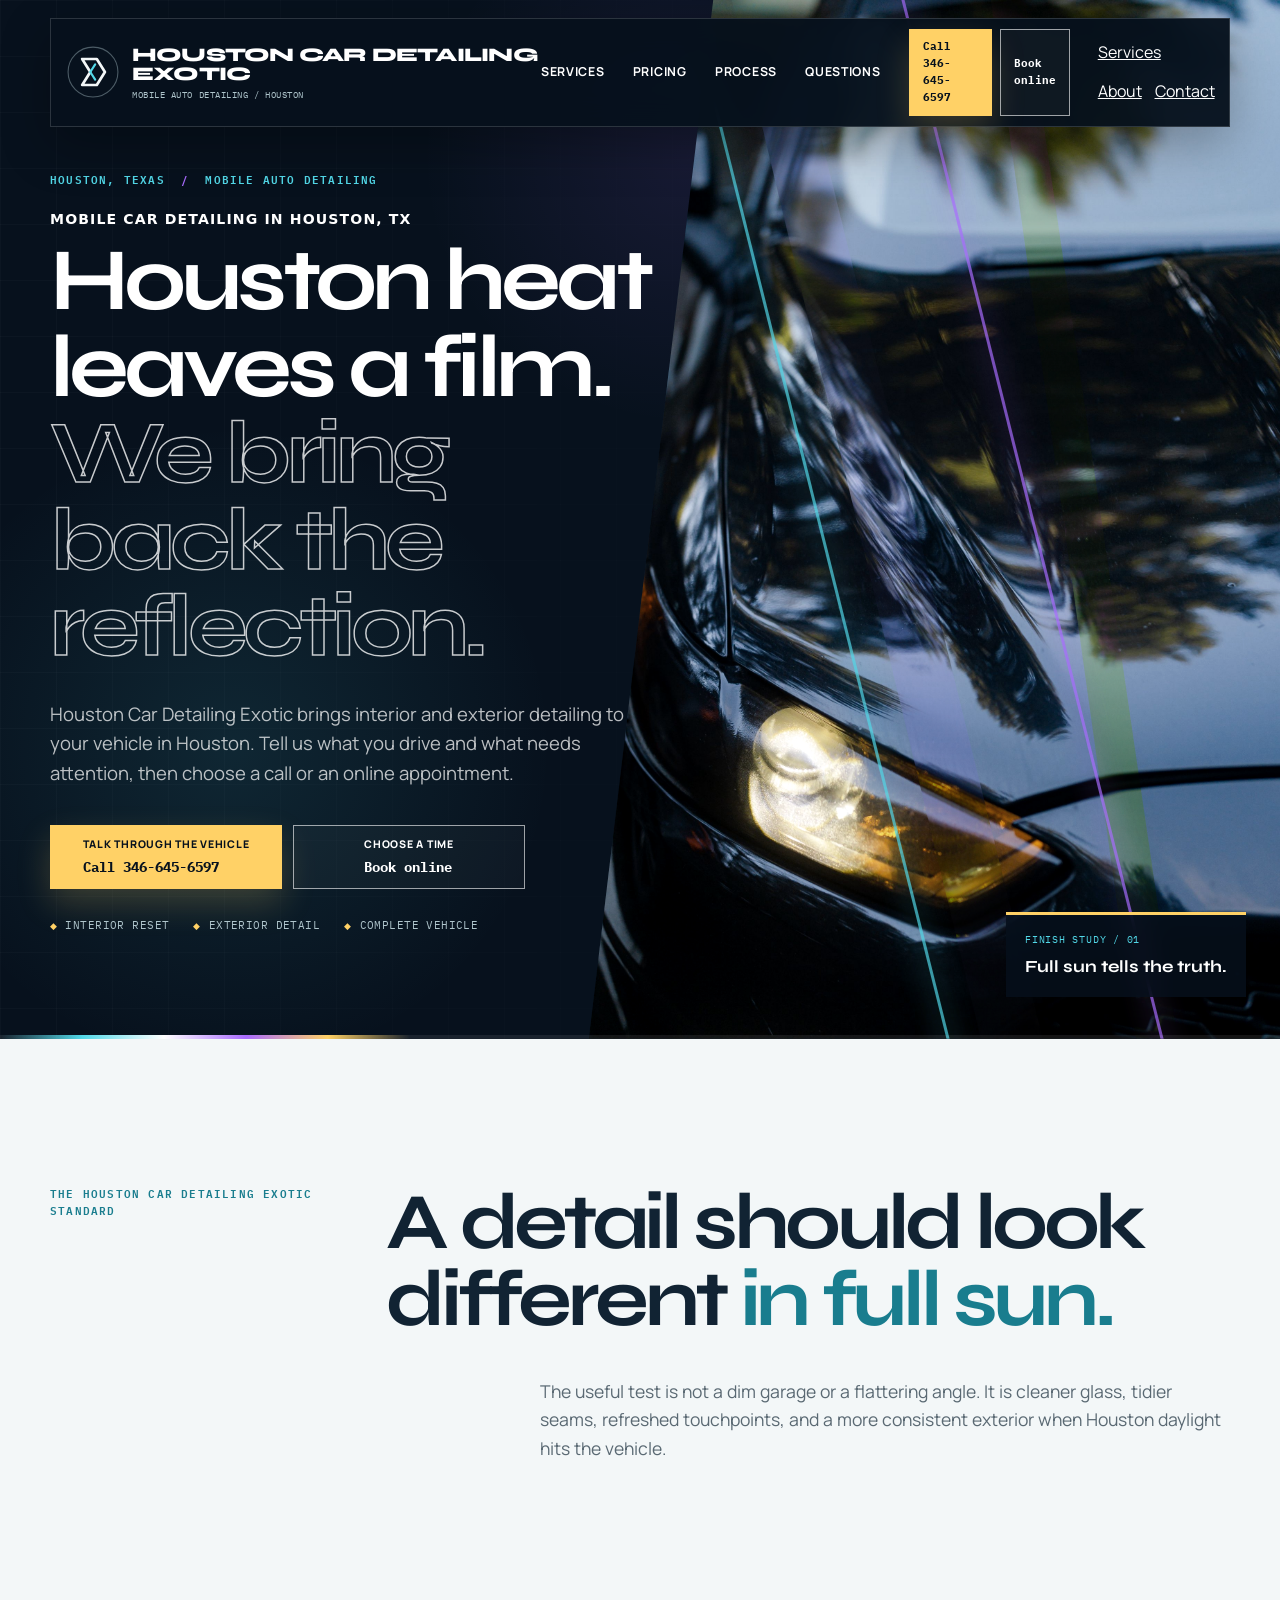
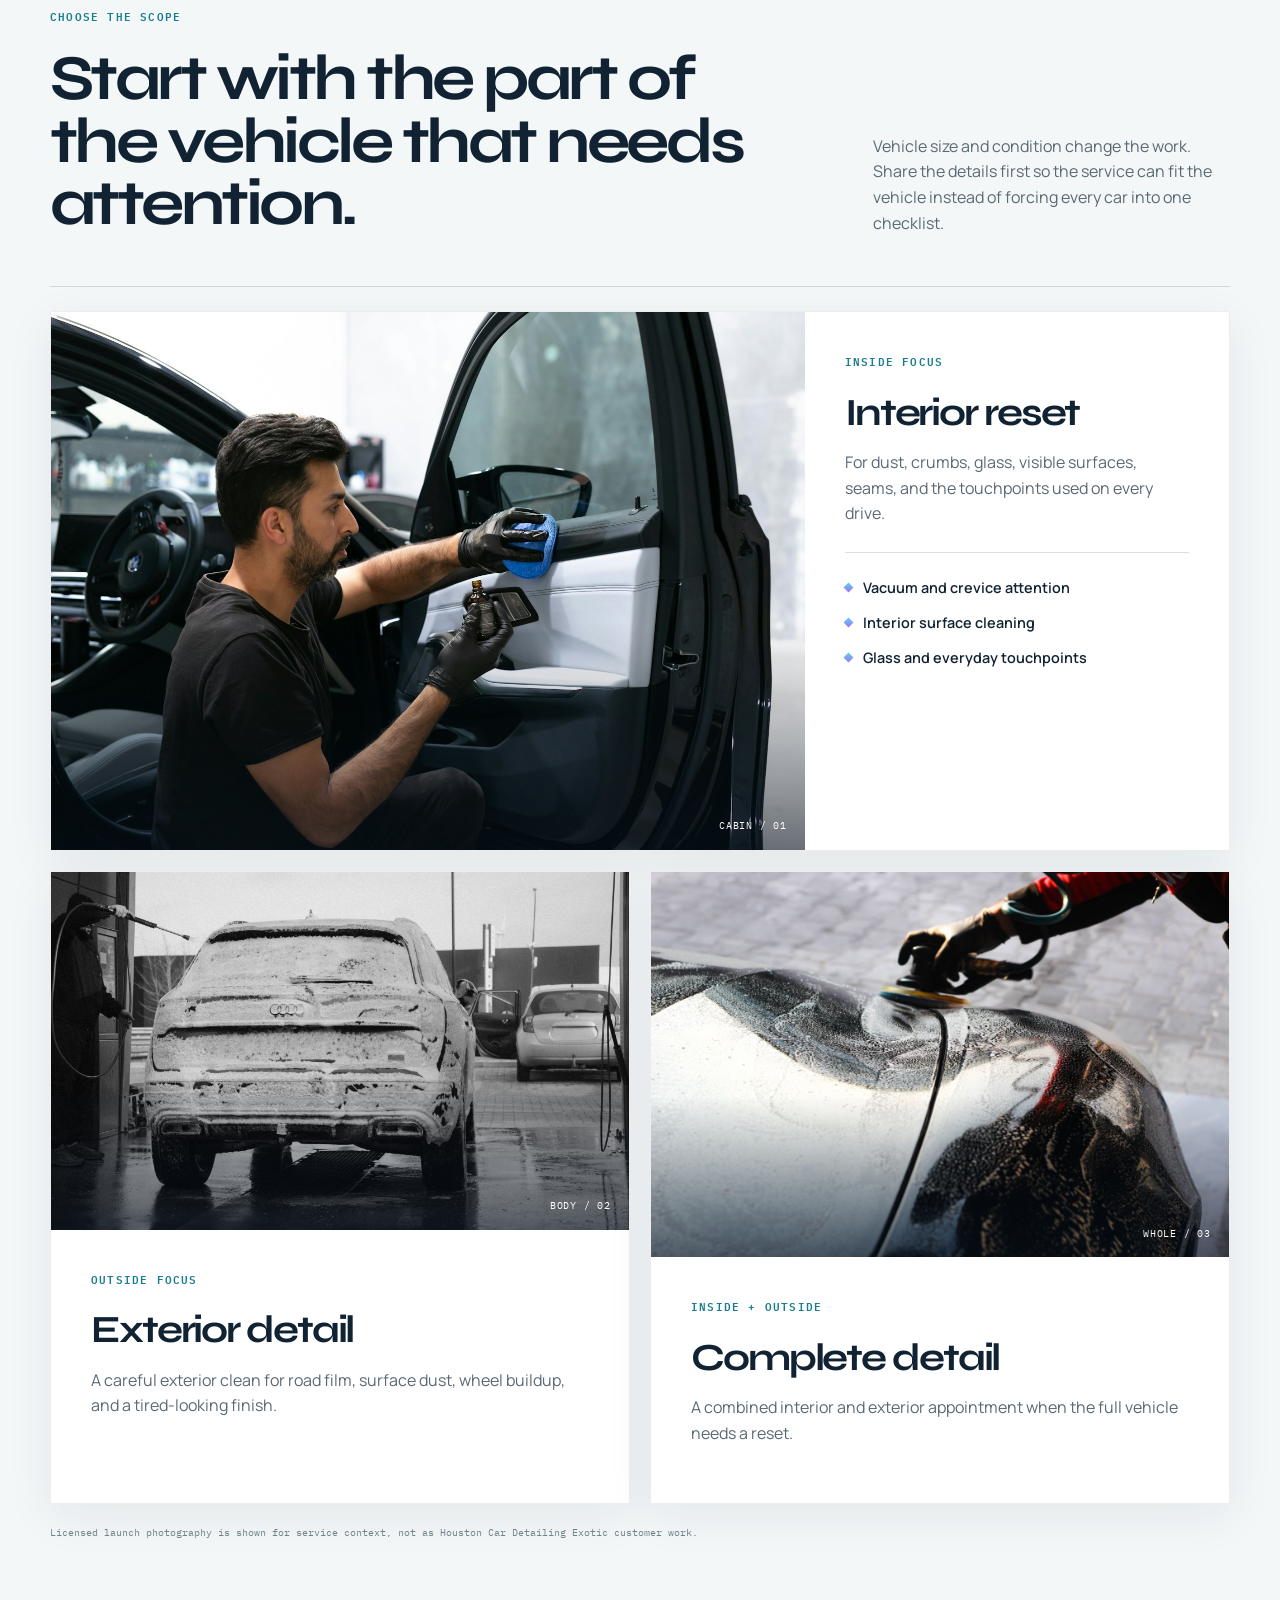
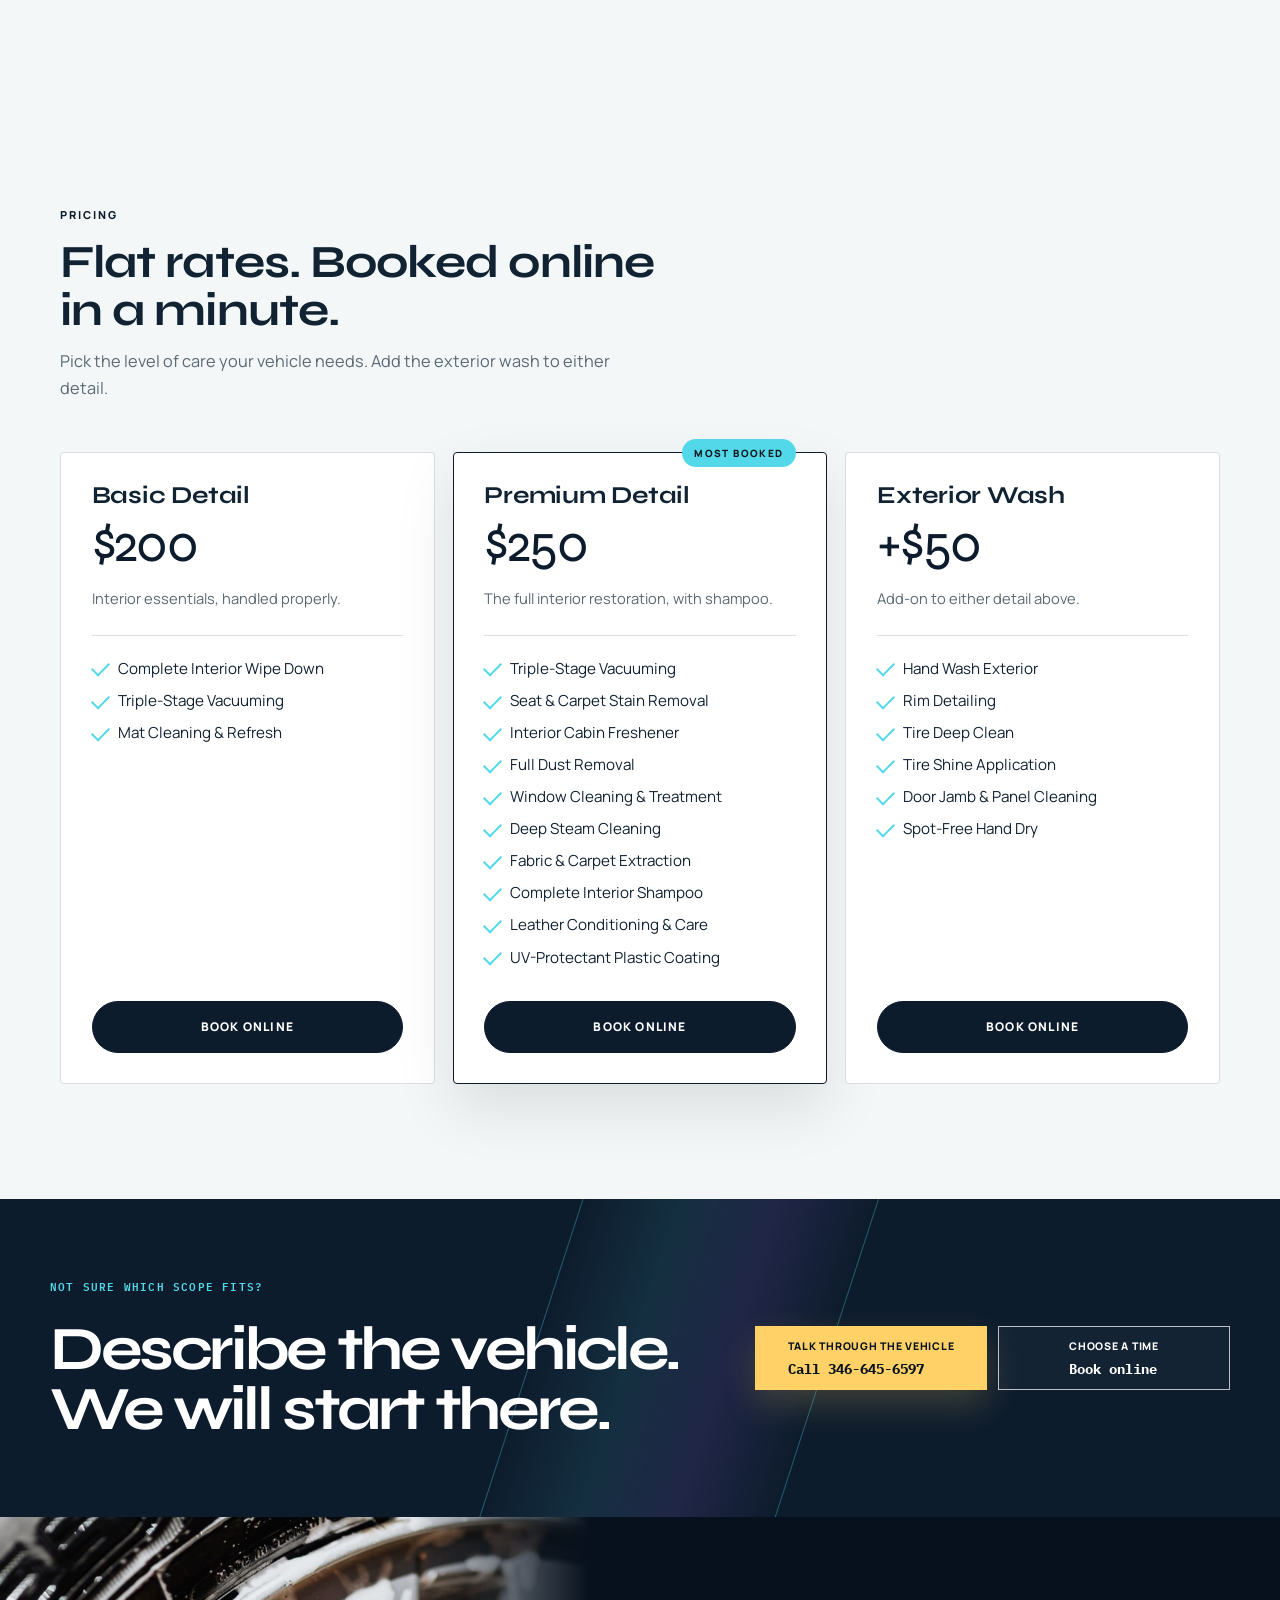
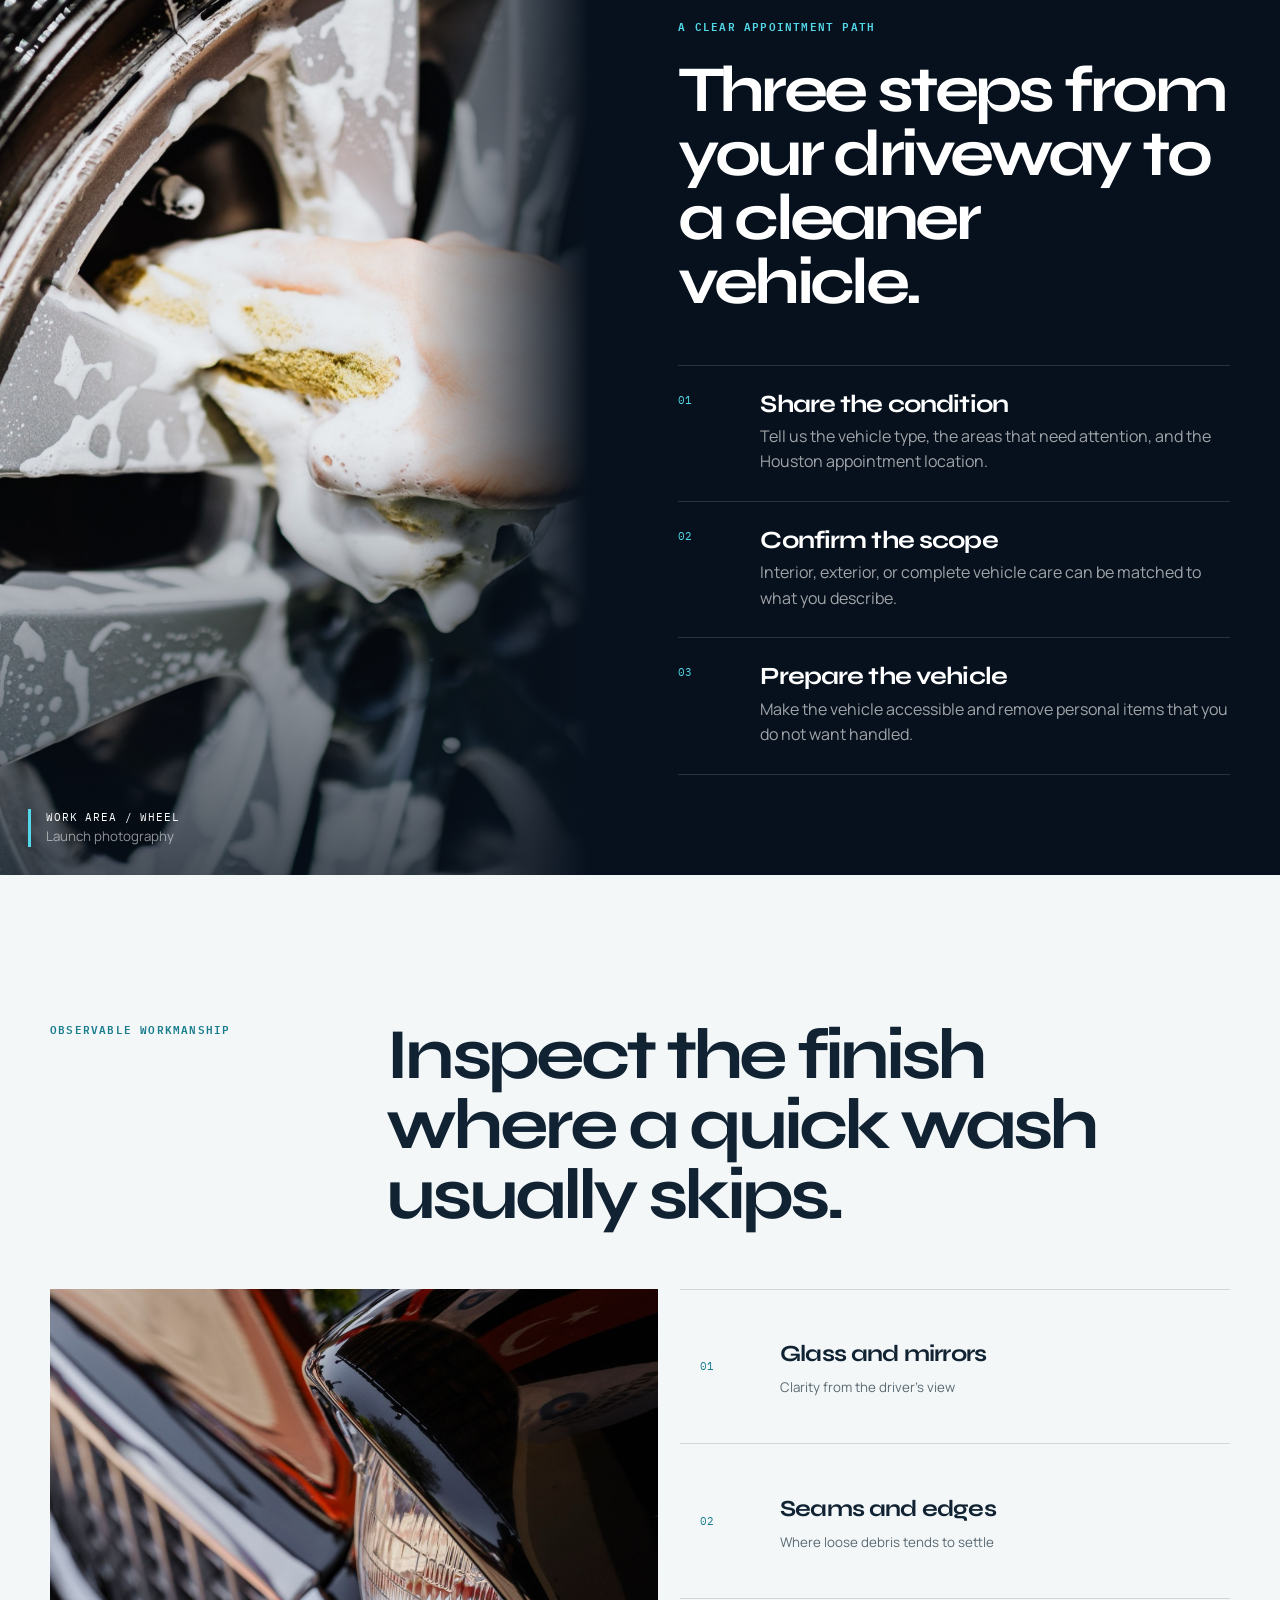
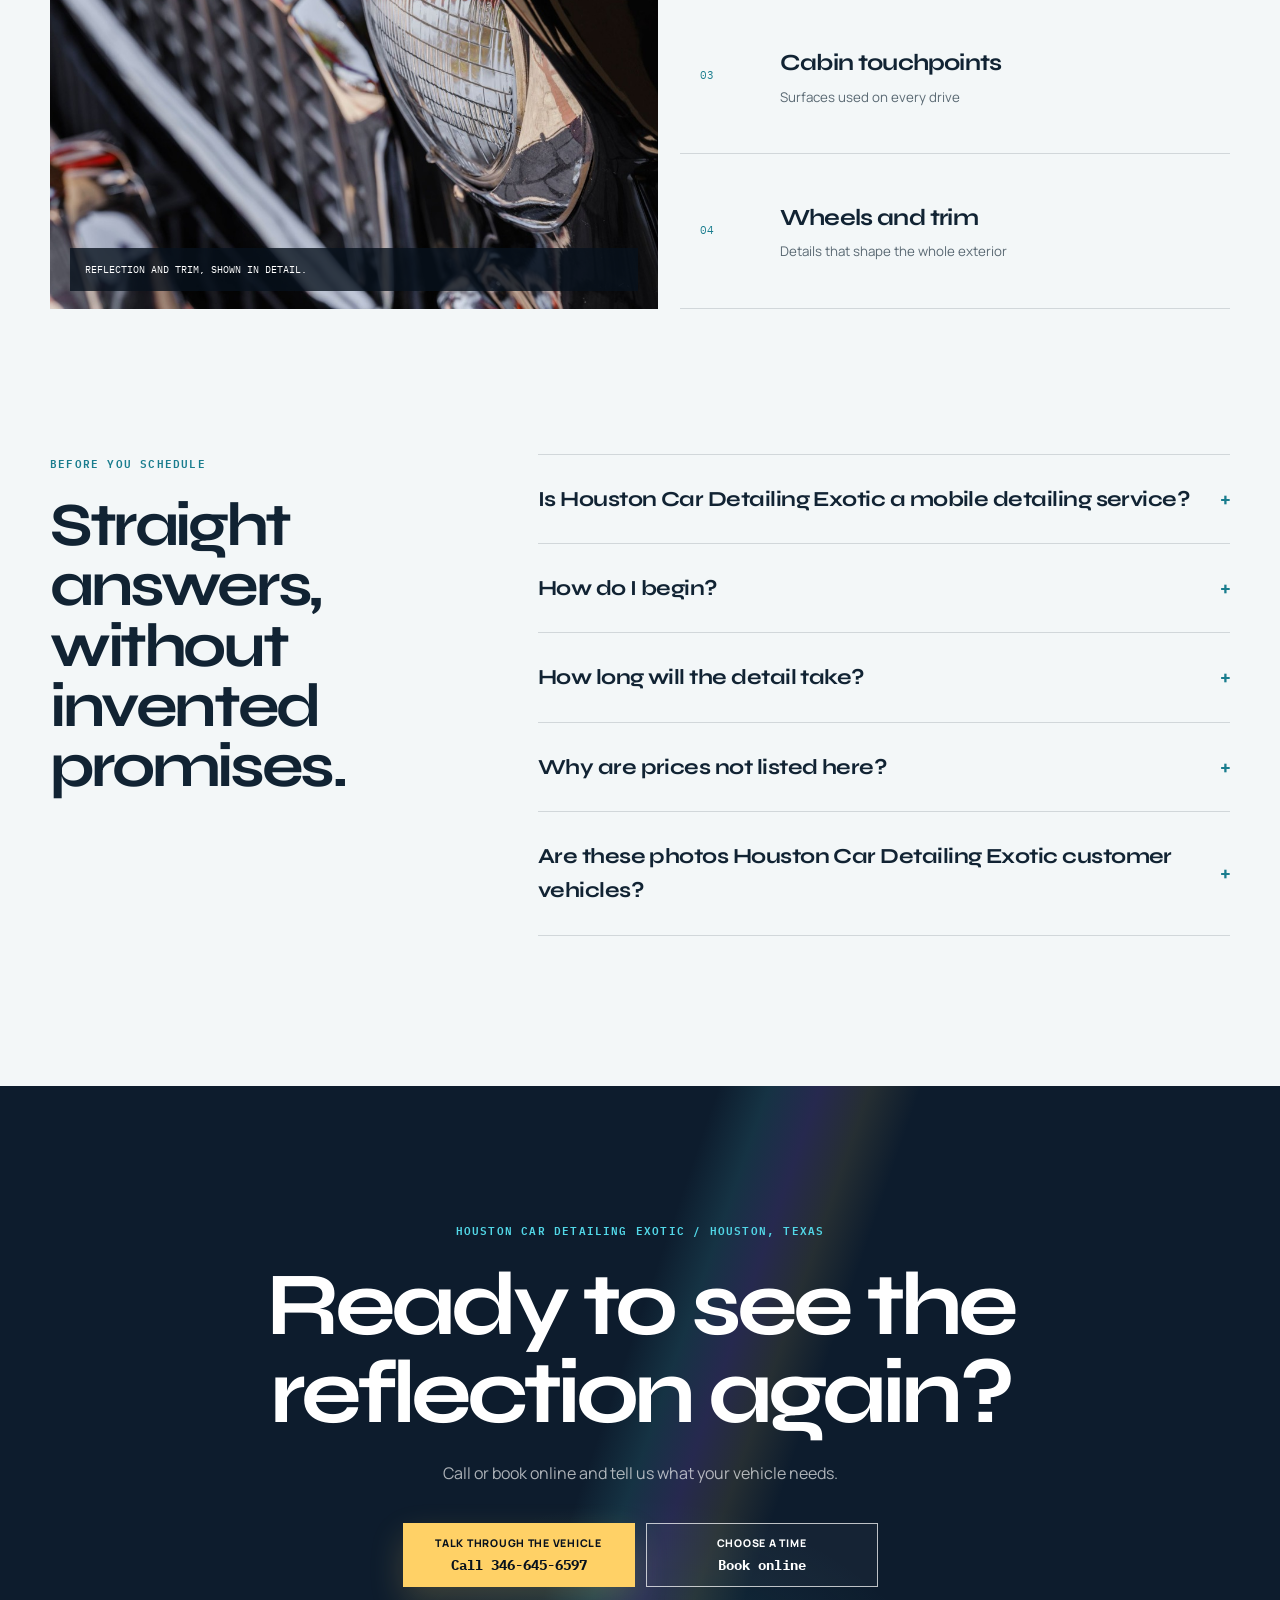
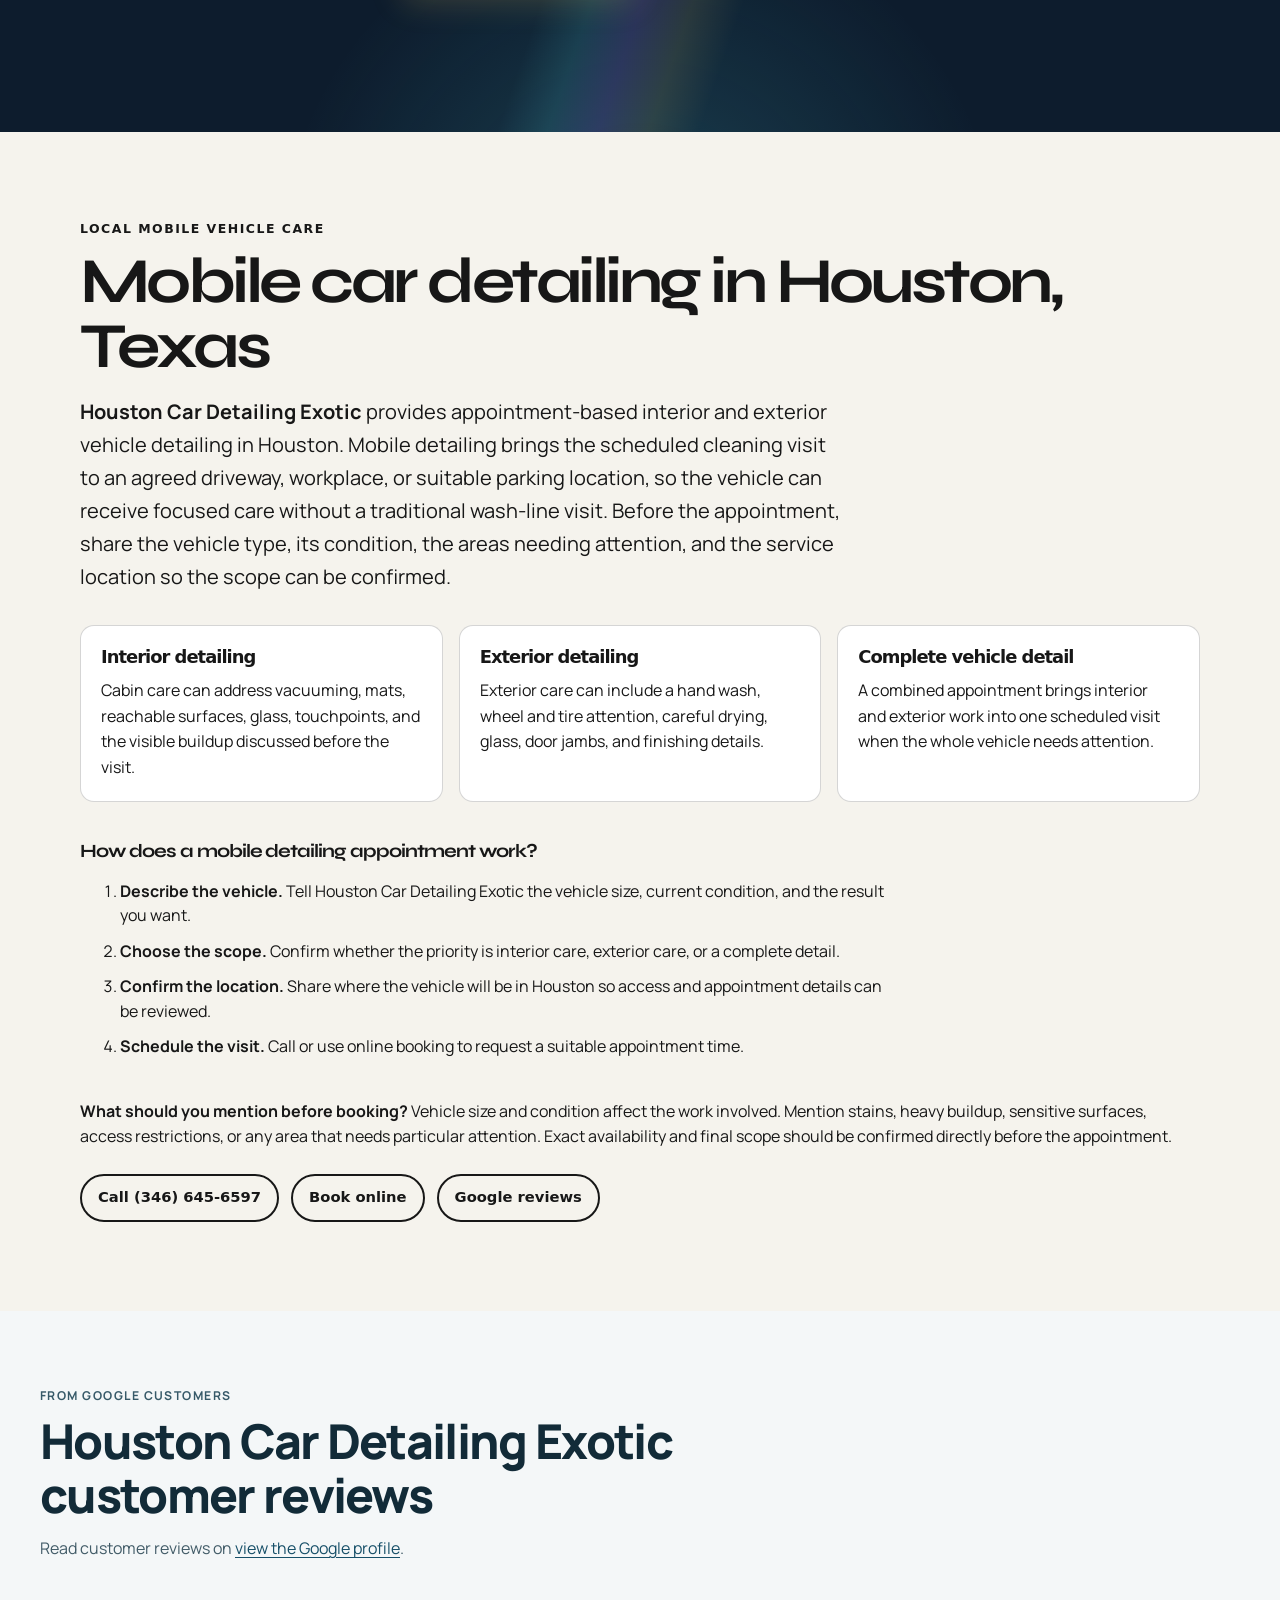
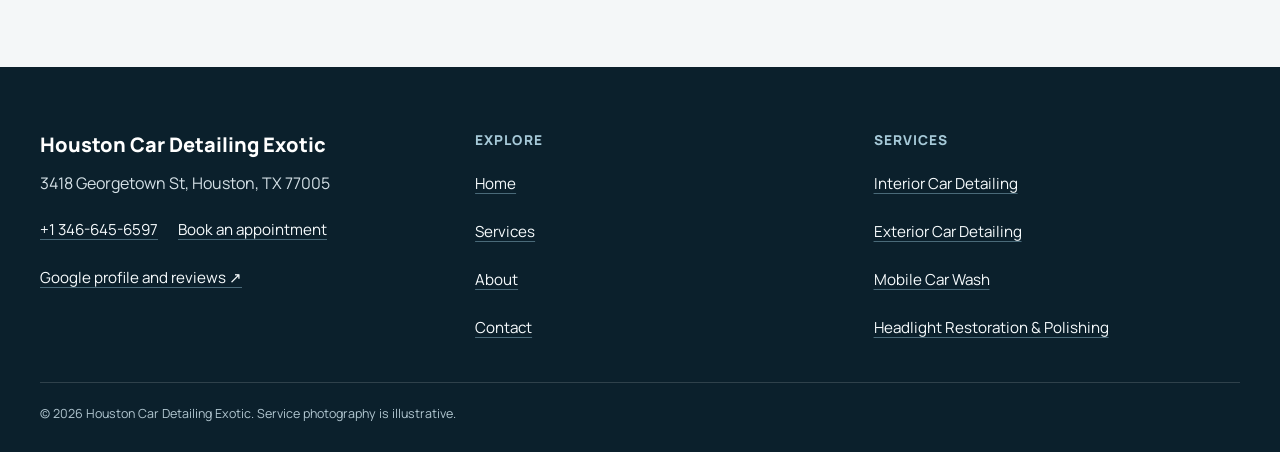
<file: index.html>
<!doctype html>
<html lang="en">
  <head>
    <meta charset="utf-8" />
    <meta name="viewport" content="width=device-width, initial-scale=1" />
    <title>Mobile Car Detailing in Houston, TX | Houston Car Detailing Exotic</title>
    <meta name="theme-color" content="#07111d" />
    <link rel="canonical" href="https://houstoncardetailingexotic.shop/" />
    <link rel="icon" href="/assets/favicon.svg" type="image/svg+xml" />
    <link rel="preload" href="/assets/hero-reflection.jpg" as="image" />
    <link rel="preconnect" href="https://fonts.googleapis.com" />
    <link rel="preconnect" href="https://fonts.gstatic.com" crossorigin />
    <link
      href="https://fonts.googleapis.com/css2?family=IBM+Plex+Mono:wght@500;600&family=Manrope:wght@400;500;600;700&family=Syne:wght@600;700;800&display=swap"
      rel="stylesheet"
    />
    <link rel="stylesheet" href="/styles.css" />
    <script>document.documentElement.classList.add("js");</script>
    <script type="application/ld+json">
{
  "@context": "https://schema.org",
  "@type": "AutoWash",
  "name": "Houston Car Detailing Exotic",
  "url": "https://houstoncardetailingexotic.shop/",
  "telephone": "+1 346-645-6597",
  "address": {
    "@type": "PostalAddress",
    "streetAddress": "3418 Georgetown St",
    "addressLocality": "Houston",
    "addressRegion": "TX",
    "postalCode": "77005",
    "addressCountry": "US"
  },
  "description": "Mobile auto detailing in Houston, Texas for interior, exterior, and complete vehicle care.",
  "areaServed": {
    "@type": "City",
    "name": "Houston",
    "containedInPlace": {
      "@type": "State",
      "name": "Texas"
    }
  },
  "hasOfferCatalog": {
    "@type": "OfferCatalog",
    "name": "Detailing packages",
    "itemListElement": [
      {
        "@type": "Offer",
        "name": "Basic Detail",
        "price": "200",
        "priceCurrency": "USD",
        "availability": "https://schema.org/InStock",
        "url": "https://houstoncardetailingexotic.shop/#pricing",
        "itemOffered": {
          "@type": "Service",
          "name": "Basic Detail",
          "description": "Interior essentials: complete interior wipe down, triple-stage vacuuming, and mat cleaning and refresh."
        }
      },
      {
        "@type": "Offer",
        "name": "Premium Detail",
        "price": "250",
        "priceCurrency": "USD",
        "availability": "https://schema.org/InStock",
        "url": "https://houstoncardetailingexotic.shop/#pricing",
        "itemOffered": {
          "@type": "Service",
          "name": "Premium Detail",
          "description": "Full interior restoration: triple-stage vacuuming, seat and carpet stain removal, cabin freshener, full dust removal, window cleaning and treatment, deep steam cleaning, fabric and carpet extraction, complete interior shampoo, leather conditioning, and UV-protectant plastic coating."
        }
      },
      {
        "@type": "Offer",
        "name": "Exterior Wash",
        "price": "50",
        "priceCurrency": "USD",
        "availability": "https://schema.org/InStock",
        "url": "https://houstoncardetailingexotic.shop/#pricing",
        "itemOffered": {
          "@type": "Service",
          "name": "Exterior Wash",
          "description": "Add-on to either detail: hand wash exterior, rim detailing, tire deep clean, tire shine application, door jamb and panel cleaning, and spot-free hand dry."
        }
      }
    ]
  },
  "priceRange": "$200-$250",
  "@id": "https://houstoncardetailingexotic.shop/#business",
  "geo": {
    "@type": "GeoCoordinates",
    "latitude": 29.718021120248,
    "longitude": -95.430233418332
  },
  "image": "https://houstoncardetailingexotic.shop/assets/hero-reflection.jpg",
  "sameAs": [
    "https://g.page/r/CbbDbgMq5E5MEBM/review"
  ],
  "contactPoint": {
    "@type": "ContactPoint",
    "telephone": "+1 346-645-6597",
    "contactType": "customer service",
    "areaServed": "US-TX",
    "availableLanguage": "English"
  }
}
    </script>
<!-- SEO-GEO:START -->
  <meta name="description" content="Mobile car detailing in Houston, TX from Houston Car Detailing Exotic, with interior cleaning, exterior hand washing, and complete details. Call or book online.">
  <meta name="robots" content="index, follow, max-image-preview:large, max-snippet:-1, max-video-preview:-1">
  <meta property="og:locale" content="en_US">
  <meta property="og:type" content="website">
  <meta property="og:site_name" content="Houston Car Detailing Exotic">
  <meta property="og:title" content="Mobile Car Detailing in Houston, TX | Houston Car Detailing Exotic">
  <meta property="og:description" content="Mobile car detailing in Houston, TX from Houston Car Detailing Exotic, with interior cleaning, exterior hand washing, and complete details. Call or book online.">
  <meta property="og:url" content="https://houstoncardetailingexotic.shop/">
  <meta property="og:image" content="https://houstoncardetailingexotic.shop/assets/hero-reflection.jpg">
  <meta name="twitter:image" content="https://houstoncardetailingexotic.shop/assets/hero-reflection.jpg">
  <meta name="twitter:card" content="summary_large_image">
  <meta name="twitter:title" content="Mobile Car Detailing in Houston, TX | Houston Car Detailing Exotic">
  <meta name="twitter:description" content="Mobile car detailing in Houston, TX from Houston Car Detailing Exotic, with interior cleaning, exterior hand washing, and complete details. Call or book online.">
  <style id="seo-geo-styles">
    .seo-local-intent { display:block; margin:0 0 .55rem; font:700 clamp(.78rem,1.1vw,.95rem)/1.2 system-ui,sans-serif; letter-spacing:.08em; text-transform:uppercase; }
    .seo-geo-section { background:#f5f3ed; color:#171717; padding:clamp(3.5rem,7vw,6.5rem) clamp(1.25rem,5vw,5rem); }
    .seo-geo-inner { width:min(1120px,100%); margin:0 auto; }
    .seo-geo-kicker { margin:0 0 .75rem; font:700 .78rem/1.2 system-ui,sans-serif; letter-spacing:.12em; text-transform:uppercase; }
    .seo-geo-section h2 { max-width:22ch; margin:0 0 1rem; color:inherit; font-size:clamp(2rem,5vw,4rem); line-height:1.02; }
    .seo-geo-answer { max-width:760px; margin:0 0 2rem; font-size:clamp(1.05rem,2vw,1.25rem); line-height:1.65; }
    .seo-geo-grid { display:grid; grid-template-columns:repeat(3,minmax(0,1fr)); gap:1rem; margin:2rem 0; }
    .seo-geo-card { border:1px solid rgba(23,23,23,.18); border-radius:14px; padding:1.25rem; background:#fff; }
    .seo-geo-card h3 { margin:0 0 .6rem; color:inherit; font:700 1.12rem/1.25 system-ui,sans-serif; }
    .seo-geo-card p { margin:0; line-height:1.6; }
    .seo-geo-steps { max-width:820px; margin:2.5rem 0; }
    .seo-geo-steps li { margin:.65rem 0; line-height:1.55; }
    .seo-geo-actions { display:flex; flex-wrap:wrap; gap:.75rem; margin-top:1.5rem; }
    .seo-geo-action { display:inline-flex; align-items:center; min-height:48px; padding:.75rem 1rem; border:2px solid currentColor; border-radius:999px; color:inherit; font:700 .92rem/1 system-ui,sans-serif; text-decoration:none; }
    @media (max-width:760px) { .seo-geo-grid { grid-template-columns:1fr; } }
  </style>
<!-- SEO-GEO:END -->
  <script id="seo-geo-entity-schema" type="application/ld+json">
{
  "@context": "https://schema.org",
  "@graph": [
    {
      "@type": "WebSite",
      "@id": "https://houstoncardetailingexotic.shop/#website",
      "url": "https://houstoncardetailingexotic.shop/",
      "name": "Houston Car Detailing Exotic",
      "inLanguage": "en-US",
      "publisher": {
        "@id": "https://houstoncardetailingexotic.shop/#business"
      }
    },
    {
      "@type": "Service",
      "@id": "https://houstoncardetailingexotic.shop/#mobile-car-detailing",
      "name": "Mobile Car Detailing in Houston, Texas",
      "serviceType": "Mobile car detailing",
      "provider": {
        "@id": "https://houstoncardetailingexotic.shop/#business"
      },
      "areaServed": {
        "@type": "City",
        "name": "Houston",
        "containedInPlace": {
          "@type": "State",
          "name": "Texas"
        }
      },
      "url": "https://houstoncardetailingexotic.shop/#services"
    }
  ]
}
  </script>
<style id="SEO-NEXT-NAV-CSS">.seo-next-nav{display:flex;gap:.8rem;flex-wrap:wrap}.seo-next-footer-nav{padding:1rem}.seo-next-footer-nav a{color:inherit}</style><link rel="stylesheet" href="/portfolio-components.css">
</head>
  <body>
    <a class="skip-link" href="#main">Skip to content</a>

    <header class="site-header" data-header>
      <a class="brand" href="#top" aria-label="Houston Car Detailing Exotic home">
        <img src="/assets/logo.svg" alt="" width="54" height="54" />
        <span class="brand-copy">
          <strong>Houston Car Detailing Exotic</strong>
          <small>Mobile Auto Detailing / Houston</small>
        </span>
      </a>

      <button class="menu-toggle" type="button" aria-expanded="false" aria-controls="site-nav" data-menu-toggle>
        <span class="sr-only">Navigation menu</span>
        <i aria-hidden="true"></i>
        <i aria-hidden="true"></i>
      </button>

      <nav class="site-nav" id="site-nav" aria-label="Primary navigation" data-nav>
        <a href="#services">Services</a>
        <a href="#pricing">Pricing</a>
        <a href="#process">Process</a>
        <a href="#questions">Questions</a>
        <div class="nav-actions">
          <a class="button button-call button-small" href="tel:+13466456597">Call 346-645-6597</a>
          <a class="button button-book button-small" href="https://cal.com/sumitdatta/auto-detail-service">Book online</a>
        </div>
      <!-- SEO-NEXT-NAV:START --><div class="seo-next-nav" aria-label="Expanded site pages"><a href="/services/">Services</a><a href="/about/">About</a><a href="/contact/">Contact</a></div><!-- SEO-NEXT-NAV:END --></nav>
    </header>

    <main id="main">
      <section class="hero" id="top">
        <div class="hero-copy">
          <p class="eyebrow">Houston, Texas <span>/</span> Mobile auto detailing</p>
          <h1><span class="seo-local-intent" data-seo-local-intent>Mobile Car Detailing in Houston, TX</span>Houston heat leaves a film. <em>We bring back the reflection.</em></h1>
          <p class="hero-lede">
            Houston Car Detailing Exotic brings interior and exterior detailing to your vehicle in Houston. Tell us what you drive and
            what needs attention, then choose a call or an online appointment.
          </p>
          <div class="action-pair">
            <a class="button button-call button-large" href="tel:+13466456597">
              <span>Talk through the vehicle</span>
              <strong>Call 346-645-6597</strong>
            </a>
            <a class="button button-book button-large" href="https://cal.com/sumitdatta/auto-detail-service">
              <span>Choose a time</span>
              <strong>Book online</strong>
            </a>
          </div>
          <ul class="scope-list" aria-label="Detailing scopes">
            <li>Interior reset</li>
            <li>Exterior detail</li>
            <li>Complete vehicle</li>
          </ul>
        </div>

        <div class="hero-art" aria-label="Reflective finish on a clean dark vehicle">
          <img src="/assets/hero-reflection.jpg" alt="Reflective finish on a clean dark vehicle" width="2000" height="3000" />
          <span class="prism-slice prism-slice-cyan" aria-hidden="true"></span>
          <span class="prism-slice prism-slice-violet" aria-hidden="true"></span>
          <div class="hero-note">
            <small>Finish study / 01</small>
            <strong>Full sun tells the truth.</strong>
          </div>
        </div>

        <div class="spectrum-rail" aria-hidden="true">
          <span></span>
        </div>
      </section>

      <section class="manifesto section-shell" aria-labelledby="manifesto-title">
        <p class="section-label">The Houston Car Detailing Exotic standard</p>
        <div class="manifesto-copy reveal">
          <h2 id="manifesto-title">A detail should look different <em>in full sun.</em></h2>
          <p>
            The useful test is not a dim garage or a flattering angle. It is cleaner glass, tidier seams, refreshed
            touchpoints, and a more consistent exterior when Houston daylight hits the vehicle.
          </p>
        </div>
      </section>

      <section class="services section-shell" id="services" aria-labelledby="services-title">
        <div class="section-heading reveal">
          <div>
            <p class="eyebrow dark">Choose the scope</p>
            <h2 id="services-title">Start with the part of the vehicle that needs attention.</h2>
          </div>
          <p>
            Vehicle size and condition change the work. Share the details first so the service can fit the vehicle
            instead of forcing every car into one checklist.
          </p>
        </div>

        <div class="service-grid">
          <article class="service-card service-card-wide reveal">
            <div class="service-image service-image-interior">
              <img src="/assets/service-interior.jpg" alt="A vehicle interior being carefully cleaned" width="1600" height="1067" loading="lazy" decoding="async" />
              <span>Cabin / 01</span>
            </div>
            <div class="service-copy">
              <p class="service-code">Inside focus</p>
              <h3>Interior reset</h3>
              <p>For dust, crumbs, glass, visible surfaces, seams, and the touchpoints used on every drive.</p>
              <ul>
                <li>Vacuum and crevice attention</li>
                <li>Interior surface cleaning</li>
                <li>Glass and everyday touchpoints</li>
              </ul>
            </div>
          </article>

          <article class="service-card reveal">
            <div class="service-image">
              <img src="/assets/service-foam.jpg" alt="A dark vehicle covered in foam during an exterior wash" width="2200" height="1238" loading="lazy" decoding="async" />
              <span>Body / 02</span>
            </div>
            <div class="service-copy">
              <p class="service-code">Outside focus</p>
              <h3>Exterior detail</h3>
              <p>A careful exterior clean for road film, surface dust, wheel buildup, and a tired-looking finish.</p>
            </div>
          </article>

          <article class="service-card reveal">
            <div class="service-image">
              <img src="/assets/service-polish.jpg" alt="A vehicle panel being polished during detailing" width="1400" height="933" loading="lazy" decoding="async" />
              <span>Whole / 03</span>
            </div>
            <div class="service-copy">
              <p class="service-code">Inside + outside</p>
              <h3>Complete detail</h3>
              <p>A combined interior and exterior appointment when the full vehicle needs a reset.</p>
            </div>
          </article>
        </div>
        <p class="stock-note">Licensed launch photography is shown for service context, not as Houston Car Detailing Exotic customer work.</p>
      </section>

      <section class="rates" id="pricing" aria-labelledby="pricing-title">
        <div class="rates-shell">
          <div class="rates-head">
            <p class="rates-eyebrow">Pricing</p>
            <h2 id="pricing-title">Flat rates. Booked online in a minute.</h2>
            <p class="rates-intro">Pick the level of care your vehicle needs. Add the exterior wash to either detail.</p>
          </div>

          <div class="rate-grid">
            <article class="rate-card">
              <h3>Basic Detail</h3>
              <p class="rate-figure">$200</p>
              <p class="rate-note">Interior essentials, handled properly.</p>
              <ul class="rate-list">
                <li>Complete Interior Wipe Down</li>
                <li>Triple-Stage Vacuuming</li>
                <li>Mat Cleaning &amp; Refresh</li>
              </ul>
              <a class="rate-cta" href="https://cal.com/sumitdatta/auto-detail-service" target="_blank" rel="noopener">Book Online</a>
            </article>
            <article class="rate-card rate-card-featured">
              <span class="rate-badge">Most booked</span>
              <h3>Premium Detail</h3>
              <p class="rate-figure">$250</p>
              <p class="rate-note">The full interior restoration, with shampoo.</p>
              <ul class="rate-list">
                <li>Triple-Stage Vacuuming</li>
                <li>Seat &amp; Carpet Stain Removal</li>
                <li>Interior Cabin Freshener</li>
                <li>Full Dust Removal</li>
                <li>Window Cleaning &amp; Treatment</li>
                <li>Deep Steam Cleaning</li>
                <li>Fabric &amp; Carpet Extraction</li>
                <li>Complete Interior Shampoo</li>
                <li>Leather Conditioning &amp; Care</li>
                <li>UV-Protectant Plastic Coating</li>
              </ul>
              <a class="rate-cta" href="https://cal.com/sumitdatta/auto-detail-service" target="_blank" rel="noopener">Book Online</a>
            </article>
            <article class="rate-card">
              <h3>Exterior Wash</h3>
              <p class="rate-figure">+$50</p>
              <p class="rate-note">Add-on to either detail above.</p>
              <ul class="rate-list">
                <li>Hand Wash Exterior</li>
                <li>Rim Detailing</li>
                <li>Tire Deep Clean</li>
                <li>Tire Shine Application</li>
                <li>Door Jamb &amp; Panel Cleaning</li>
                <li>Spot-Free Hand Dry</li>
              </ul>
              <a class="rate-cta" href="https://cal.com/sumitdatta/auto-detail-service" target="_blank" rel="noopener">Book Online</a>
            </article>
          </div>
        </div>
      </section>

      <section class="mid-cta">
        <div class="mid-cta-cut" aria-hidden="true"></div>
        <div>
          <p class="eyebrow">Not sure which scope fits?</p>
          <h2>Describe the vehicle. We will start there.</h2>
        </div>
        <div class="action-pair">
          <a class="button button-call button-large" href="tel:+13466456597">
            <span>Talk through the vehicle</span>
            <strong>Call 346-645-6597</strong>
          </a>
          <a class="button button-book button-large light" href="https://cal.com/sumitdatta/auto-detail-service">
            <span>Choose a time</span>
            <strong>Book online</strong>
          </a>
        </div>
      </section>

      <section class="process" id="process" aria-labelledby="process-title">
        <div class="process-media">
          <img src="/assets/service-wheel.jpg" alt="A car wheel being cleaned with foam and a detailing brush" width="2200" height="1466" loading="lazy" decoding="async" />
          <div class="process-media-label">
            <span>Work area / wheel</span>
            <small>Launch photography</small>
          </div>
        </div>
        <div class="process-copy">
          <p class="eyebrow">A clear appointment path</p>
          <h2 id="process-title">Three steps from your driveway to a cleaner vehicle.</h2>
          <ol>
            <li class="reveal">
              <span>01</span>
              <div>
                <h3>Share the condition</h3>
                <p>Tell us the vehicle type, the areas that need attention, and the Houston appointment location.</p>
              </div>
            </li>
            <li class="reveal">
              <span>02</span>
              <div>
                <h3>Confirm the scope</h3>
                <p>Interior, exterior, or complete vehicle care can be matched to what you describe.</p>
              </div>
            </li>
            <li class="reveal">
              <span>03</span>
              <div>
                <h3>Prepare the vehicle</h3>
                <p>Make the vehicle accessible and remove personal items that you do not want handled.</p>
              </div>
            </li>
          </ol>
        </div>
      </section>

      <section class="inspection section-shell" aria-labelledby="inspection-title">
        <div class="inspection-heading reveal">
          <p class="section-label">Observable workmanship</p>
          <h2 id="inspection-title">Inspect the finish where a quick wash usually skips.</h2>
        </div>
        <div class="inspection-grid">
          <article class="inspection-photo reveal">
            <img src="/assets/detail-chrome.jpg" alt="Detailed view of polished vehicle chrome and headlight trim" width="1400" height="1050" loading="lazy" decoding="async" />
            <p>Reflection and trim, shown in detail.</p>
          </article>
          <ul class="inspection-list reveal">
            <li><span>01</span><div><strong>Glass and mirrors</strong><small>Clarity from the driver’s view</small></div></li>
            <li><span>02</span><div><strong>Seams and edges</strong><small>Where loose debris tends to settle</small></div></li>
            <li><span>03</span><div><strong>Cabin touchpoints</strong><small>Surfaces used on every drive</small></div></li>
            <li><span>04</span><div><strong>Wheels and trim</strong><small>Details that shape the whole exterior</small></div></li>
          </ul>
        </div>
      </section>

      <section class="questions section-shell" id="questions" aria-labelledby="questions-title">
        <div class="questions-heading reveal">
          <p class="eyebrow dark">Before you schedule</p>
          <h2 id="questions-title">Straight answers, without invented promises.</h2>
        </div>
        <div class="accordion">
          <details class="reveal">
            <summary>Is Houston Car Detailing Exotic a mobile detailing service?<span aria-hidden="true">+</span></summary>
            <p>Yes. Houston Car Detailing Exotic provides mobile auto detailing in Houston, Texas. Confirm the location when you schedule.</p>
          </details>
          <details class="reveal">
            <summary>How do I begin?<span aria-hidden="true">+</span></summary>
            <p>Use the call or online appointment option on this page, then share the vehicle and the areas that need attention.</p>
          </details>
          <details class="reveal">
            <summary>How long will the detail take?<span aria-hidden="true">+</span></summary>
            <p>Timing depends on the vehicle, its condition, and the service scope. Confirm those details before the appointment.</p>
          </details>
          <details class="reveal">
            <summary>Why are prices not listed here?<span aria-hidden="true">+</span></summary>
            <p>Vehicle size, condition, and requested scope can change the work. Discuss the vehicle first so the next step is grounded in its actual needs.</p>
          </details>
          <details class="reveal">
            <summary>Are these photos Houston Car Detailing Exotic customer vehicles?<span aria-hidden="true">+</span></summary>
            <p>No. They are licensed stock photographs used to show detailing subjects and surfaces.</p>
          </details>
        </div>
      </section>

      <section class="final-cta" aria-labelledby="final-title">
        <div class="final-spectrum" aria-hidden="true"></div>
        <p class="eyebrow">Houston Car Detailing Exotic / Houston, Texas</p>
        <h2 id="final-title">Ready to see the reflection again?</h2>
        <p>Call or book online and tell us what your vehicle needs.</p>
        <div class="action-pair centered">
          <a class="button button-call button-large" href="tel:+13466456597">
            <span>Talk through the vehicle</span>
            <strong>Call 346-645-6597</strong>
          </a>
          <a class="button button-book button-large light" href="https://cal.com/sumitdatta/auto-detail-service">
            <span>Choose a time</span>
            <strong>Book online</strong>
          </a>
        </div>
      </section>
    <!-- SEO-GEO-LOCAL:START -->
    <section class="seo-geo-section" id="local-detailing" aria-labelledby="local-detailing-title">
      <div class="seo-geo-inner">
        <p class="seo-geo-kicker">Local mobile vehicle care</p>
        <h2 id="local-detailing-title">Mobile car detailing in Houston, Texas</h2>
        <p class="seo-geo-answer"><strong>Houston Car Detailing Exotic</strong> provides appointment-based interior and exterior vehicle detailing in Houston. Mobile detailing brings the scheduled cleaning visit to an agreed driveway, workplace, or suitable parking location, so the vehicle can receive focused care without a traditional wash-line visit. Before the appointment, share the vehicle type, its condition, the areas needing attention, and the service location so the scope can be confirmed.</p>

        <div class="seo-geo-grid" aria-label="Available detailing options">
          <article class="seo-geo-card">
            <h3>Interior detailing</h3>
            <p>Cabin care can address vacuuming, mats, reachable surfaces, glass, touchpoints, and the visible buildup discussed before the visit.</p>
          </article>
          <article class="seo-geo-card">
            <h3>Exterior detailing</h3>
            <p>Exterior care can include a hand wash, wheel and tire attention, careful drying, glass, door jambs, and finishing details.</p>
          </article>
          <article class="seo-geo-card">
            <h3>Complete vehicle detail</h3>
            <p>A combined appointment brings interior and exterior work into one scheduled visit when the whole vehicle needs attention.</p>
          </article>
        </div>

        <div class="seo-geo-steps">
          <h3>How does a mobile detailing appointment work?</h3>
          <ol>
            <li><strong>Describe the vehicle.</strong> Tell Houston Car Detailing Exotic the vehicle size, current condition, and the result you want.</li>
            <li><strong>Choose the scope.</strong> Confirm whether the priority is interior care, exterior care, or a complete detail.</li>
            <li><strong>Confirm the location.</strong> Share where the vehicle will be in Houston so access and appointment details can be reviewed.</li>
            <li><strong>Schedule the visit.</strong> Call or use online booking to request a suitable appointment time.</li>
          </ol>
        </div>

        <p><strong>What should you mention before booking?</strong> Vehicle size and condition affect the work involved. Mention stains, heavy buildup, sensitive surfaces, access restrictions, or any area that needs particular attention. Exact availability and final scope should be confirmed directly before the appointment.</p>
        <div class="seo-geo-actions">
          <a class="seo-geo-action" href="tel:+13466456597">Call (346) 645-6597</a>
          <a class="seo-geo-action" href="https://cal.com/sumitdatta/auto-detail-service" target="_blank" rel="noopener">Book online</a>
          <a class="seo-geo-action" href="https://g.page/r/CbbDbgMq5E5MEBM/review" target="_blank" rel="noopener">Google reviews</a>
        </div>
      </div>
    </section>
<!-- SEO-GEO-LOCAL:END -->
  <!-- PORTFOLIO-REVIEWS:START --><section class="portfolio-reviews" aria-labelledby="portfolio-reviews-title"><div class="portfolio-reviews__heading"><div><p class="portfolio-reviews__kicker">From Google customers</p><h2 id="portfolio-reviews-title">Houston Car Detailing Exotic customer reviews</h2><p class="portfolio-reviews__intro">Read customer reviews on <a href="https://www.google.com/maps?cid=5498583064163304374" target="_blank" rel="noopener noreferrer">view the Google profile</a>.</p></div></div></section><!-- PORTFOLIO-REVIEWS:END -->
</main>

    <footer class="portfolio-footer"><div class="portfolio-footer__grid"><div><strong class="portfolio-footer__name">Houston Car Detailing Exotic</strong><address>3418 Georgetown St, Houston, TX 77005</address><div class="portfolio-footer__contact"><a href="tel:+13466456597">+1 346-645-6597</a><a href="https://cal.com/sumitdatta/auto-detail-service">Book an appointment</a></div><a href="https://www.google.com/maps?cid=5498583064163304374" target="_blank" rel="noopener noreferrer">Google profile and reviews ↗</a></div><div><h2>Explore</h2><nav aria-label="Footer navigation"><a href="/">Home</a><a href="/services/">Services</a><a href="/about/">About</a><a href="/contact/">Contact</a></nav></div><div><h2>Services</h2><nav aria-label="Service pages"><a href="/services/interior-car-detailing/">Interior Car Detailing</a><a href="/services/exterior-car-detailing/">Exterior Car Detailing</a><a href="/services/mobile-car-wash/">Mobile Car Wash</a><a href="/services/headlight-restoration/">Headlight Restoration &amp; Polishing</a></nav></div></div><p class="portfolio-footer__bottom">© <span id="year">2026</span> Houston Car Detailing Exotic. Service photography is illustrative.</p></footer>

    <div class="mobile-actions" aria-label="Contact options">
      <a href="tel:+13466456597"><span>Call</span><strong>346-645-6597</strong></a>
      <a href="https://cal.com/sumitdatta/auto-detail-service"><span>Schedule</span><strong>Book online</strong></a>
    </div>

    <script src="/script.js"></script>
  <script src="/portfolio-components.js" defer></script>
</body>
</html>
</file>
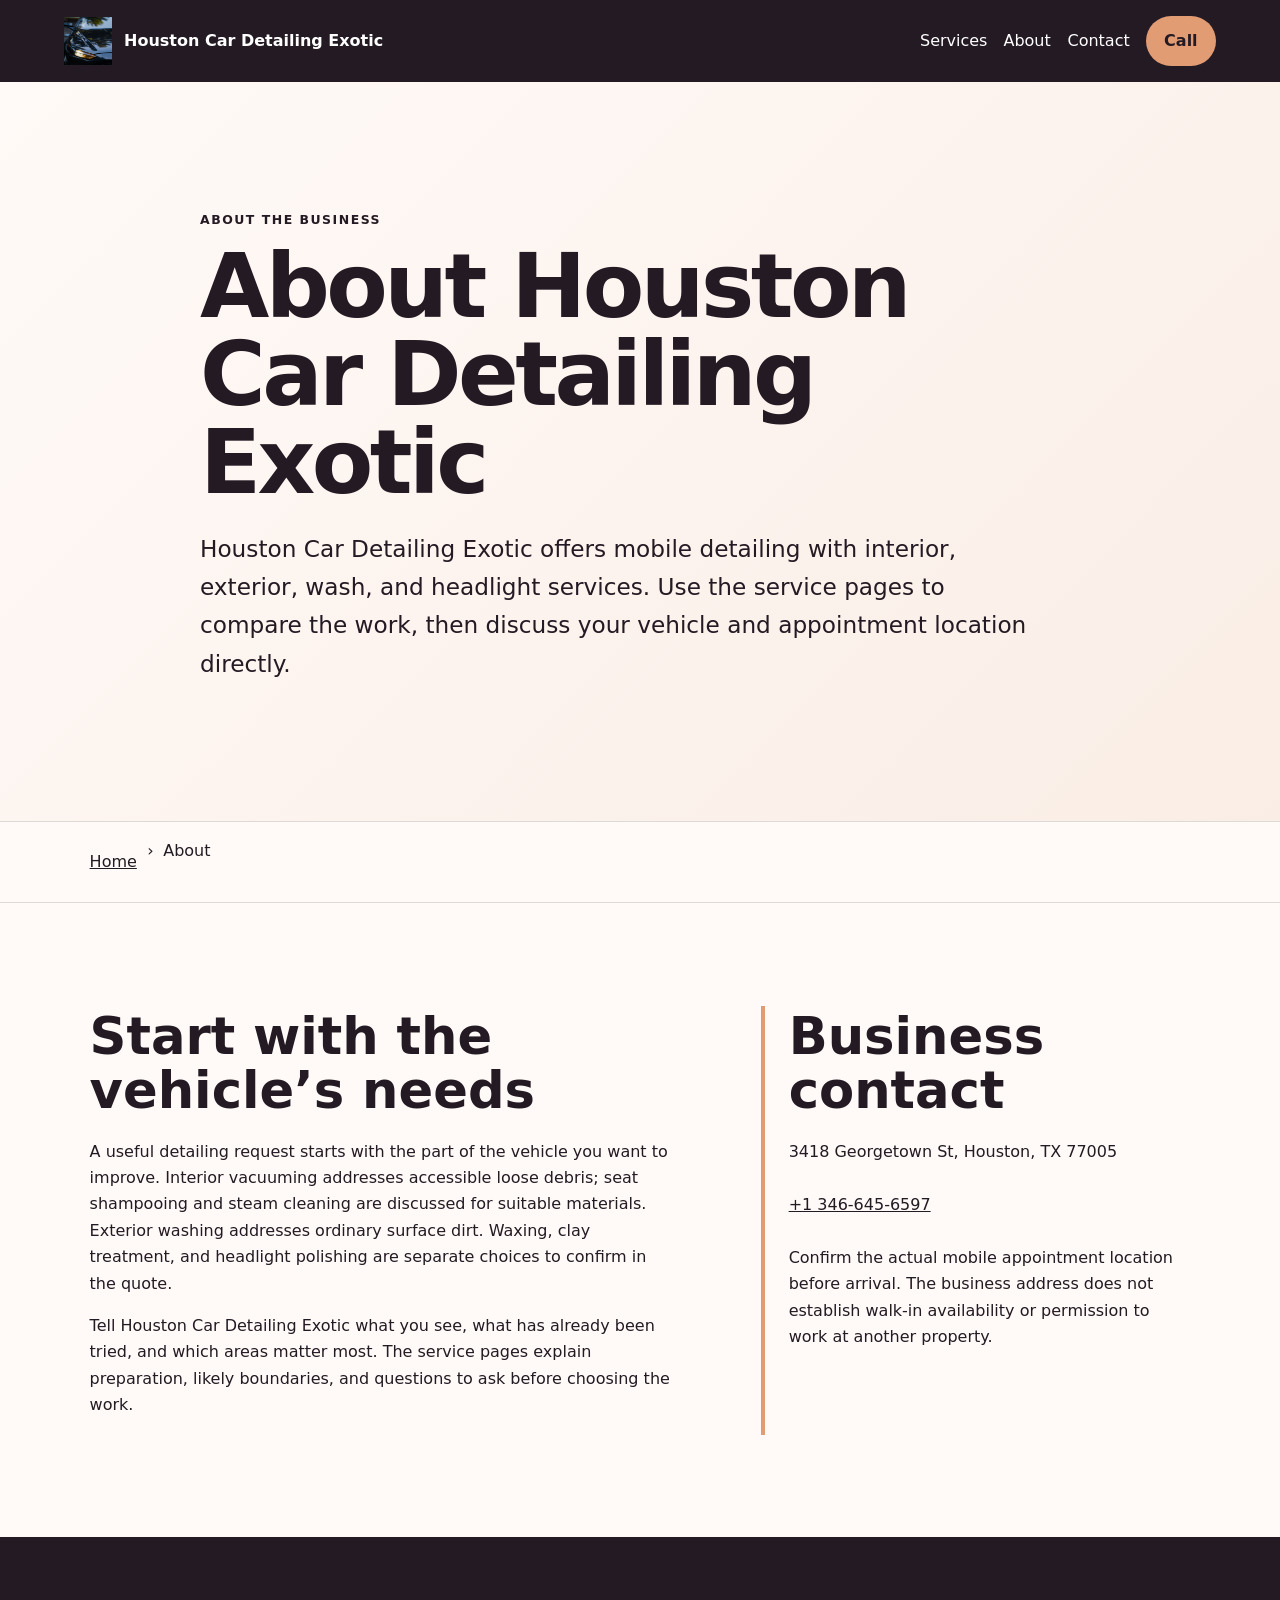
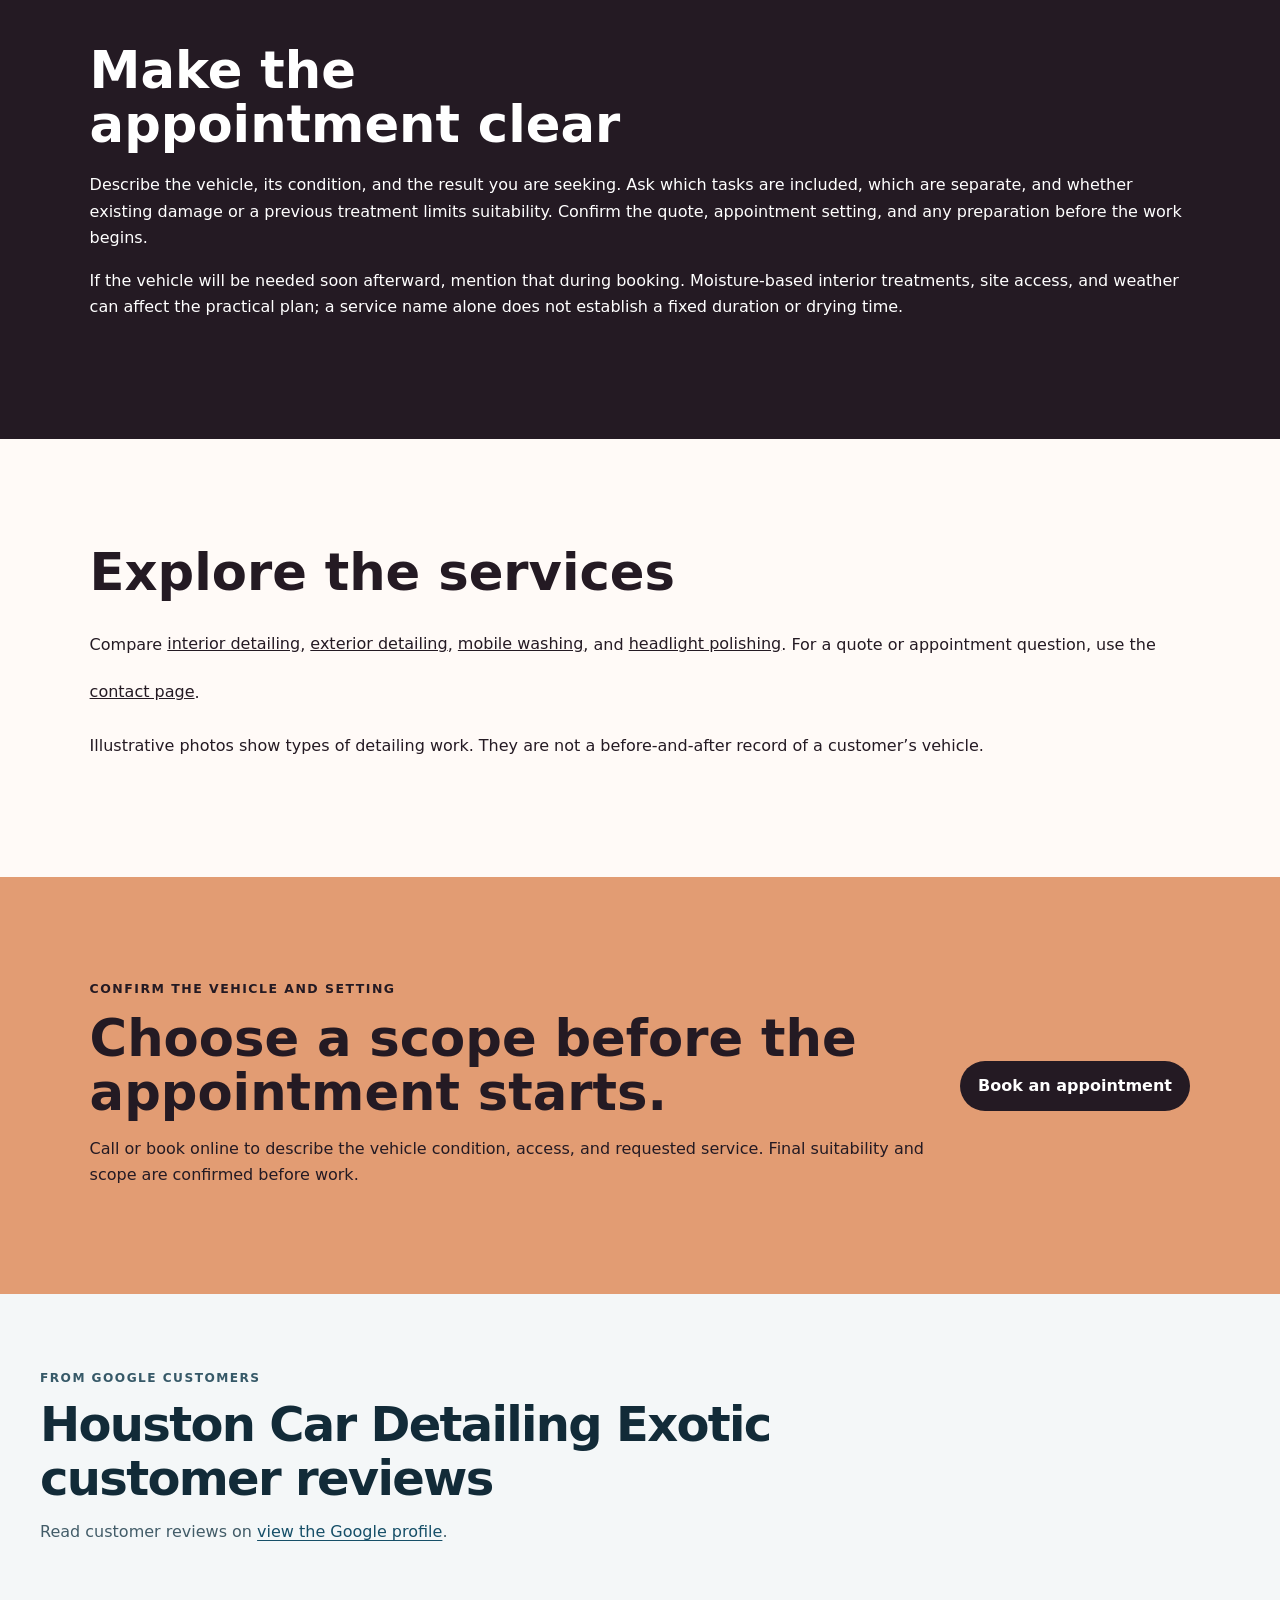
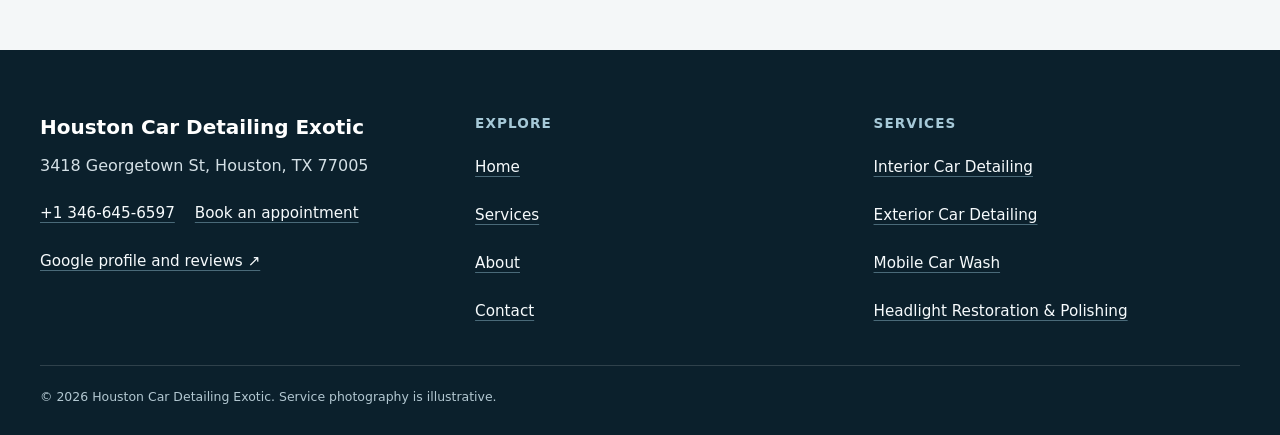
<file: about/index.html>
<!doctype html>
<html lang="en"><head>
  <meta charset="utf-8"><meta name="viewport" content="width=device-width,initial-scale=1">
  <title>About Houston Car Detailing Exotic | Houston, TX</title>
  <meta name="description" content="Verified identity, evidence boundaries, and appointment-planning approach for Houston Car Detailing Exotic in Houston, TX.">
  <meta name="robots" content="index, follow, max-image-preview:large, max-snippet:-1">
  <link rel="canonical" href="https://houstoncardetailingexotic.shop/about/">
  <meta property="og:type" content="website"><meta property="og:title" content="About Houston Car Detailing Exotic | Houston, TX">
  <meta property="og:description" content="Verified identity, evidence boundaries, and appointment-planning approach for Houston Car Detailing Exotic in Houston, TX."><meta property="og:url" content="https://houstoncardetailingexotic.shop/about/">
  <meta property="og:image" content="https://houstoncardetailingexotic.shop/assets/hero-reflection.jpg"><meta name="twitter:card" content="summary_large_image">
  <link rel="icon" href="/assets/favicon.svg"><link rel="stylesheet" href="/seo-pages.css"><script type="application/ld+json">{
  "@context": "https://schema.org",
  "@graph": [
    {
      "@type": "BreadcrumbList",
      "@id": "https://houstoncardetailingexotic.shop/about/#breadcrumb",
      "itemListElement": [
        {
          "@type": "ListItem",
          "position": 1,
          "name": "Home",
          "item": "https://houstoncardetailingexotic.shop/"
        },
        {
          "@type": "ListItem",
          "position": 2,
          "name": "About Houston Car Detailing Exotic | Houston, TX",
          "item": "https://houstoncardetailingexotic.shop/about/"
        }
      ]
    },
    {
      "@type": "WebPage",
      "@id": "https://houstoncardetailingexotic.shop/about/#webpage",
      "url": "https://houstoncardetailingexotic.shop/about/",
      "name": "About Houston Car Detailing Exotic | Houston, TX",
      "description": "Verified identity, evidence boundaries, and appointment-planning approach for Houston Car Detailing Exotic in Houston, TX.",
      "breadcrumb": {
        "@id": "https://houstoncardetailingexotic.shop/about/#breadcrumb"
      },
      "isPartOf": {
        "@id": "https://houstoncardetailingexotic.shop/#website"
      },
      "about": {
        "@id": "https://houstoncardetailingexotic.shop/#business"
      }
    },
    {
      "@type": "ImageObject",
      "@id": "https://houstoncardetailingexotic.shop/about/#primaryimage",
      "contentUrl": "https://houstoncardetailingexotic.shop/assets/hero-reflection.jpg",
      "caption": "Illustrative detailing artwork for Houston Car Detailing Exotic",
      "representativeOfPage": true
    }
  ]
}</script>
<link rel="stylesheet" href="/portfolio-components.css">
</head><body style="--pilot-accent:#e29c73;--pilot-dark:#241a23;--pilot-paper:#fffaf7">
<a class="skip-link" href="#content">Skip to content</a>
<header class="pilot-header"><a class="pilot-brand" href="/"><img src="/assets/hero-reflection.jpg" width="48" height="48" alt=""><span>Houston Car Detailing Exotic</span></a>
<nav aria-label="Primary navigation"><a href="/services/">Services</a><a href="/about/">About</a><a href="/contact/">Contact</a><a class="pilot-call" href="tel:+13466456597">Call</a></nav></header>
<main id="content"><section class="pilot-hero text-only"><div><p class="eyebrow">About the business</p><h1>About Houston Car Detailing Exotic</h1><p class="pilot-answer">Houston Car Detailing Exotic offers mobile detailing with interior, exterior, wash, and headlight services. Use the service pages to compare the work, then discuss your vehicle and appointment location directly.</p></div></section><nav class="breadcrumbs" aria-label="Breadcrumb"><a href="/">Home</a><span>›</span><span>About</span></nav>
<section class="pilot-section pilot-grid"><div><h2>Start with the vehicle’s needs</h2><p>A useful detailing request starts with the part of the vehicle you want to improve. Interior vacuuming addresses accessible loose debris; seat shampooing and steam cleaning are discussed for suitable materials. Exterior washing addresses ordinary surface dirt. Waxing, clay treatment, and headlight polishing are separate choices to confirm in the quote.</p><p>Tell Houston Car Detailing Exotic what you see, what has already been tried, and which areas matter most. The service pages explain preparation, likely boundaries, and questions to ask before choosing the work.</p></div><aside><h2>Business contact</h2><p>3418 Georgetown St, Houston, TX 77005</p><p><a href="tel:+13466456597">+1 346-645-6597</a></p><p>Confirm the actual mobile appointment location before arrival. The business address does not establish walk-in availability or permission to work at another property.</p></aside></section>
<section class="pilot-section tone"><h2>Make the appointment clear</h2><p>Describe the vehicle, its condition, and the result you are seeking. Ask which tasks are included, which are separate, and whether existing damage or a previous treatment limits suitability. Confirm the quote, appointment setting, and any preparation before the work begins.</p><p>If the vehicle will be needed soon afterward, mention that during booking. Moisture-based interior treatments, site access, and weather can affect the practical plan; a service name alone does not establish a fixed duration or drying time.</p></section>
<section class="pilot-section"><h2>Explore the services</h2><p>Compare <a href="/services/interior-car-detailing/">interior detailing</a>, <a href="/services/exterior-car-detailing/">exterior detailing</a>, <a href="/services/mobile-car-wash/">mobile washing</a>, and <a href="/services/headlight-restoration/">headlight polishing</a>. For a quote or appointment question, use the <a href="/contact/">contact page</a>.</p><p>Illustrative photos show types of detailing work. They are not a before-and-after record of a customer’s vehicle.</p></section>
<section class="pilot-cta"><div><p class="eyebrow">Confirm the vehicle and setting</p><h2>Choose a scope before the appointment starts.</h2><p>Call or book online to describe the vehicle condition, access, and requested service. Final suitability and scope are confirmed before work.</p></div><a class="pilot-button" href="https://cal.com/sumitdatta/auto-detail-service">Book an appointment</a></section>
<!-- PORTFOLIO-REVIEWS:START --><section class="portfolio-reviews" aria-labelledby="portfolio-reviews-title"><div class="portfolio-reviews__heading"><div><p class="portfolio-reviews__kicker">From Google customers</p><h2 id="portfolio-reviews-title">Houston Car Detailing Exotic customer reviews</h2><p class="portfolio-reviews__intro">Read customer reviews on <a href="https://www.google.com/maps?cid=5498583064163304374" target="_blank" rel="noopener noreferrer">view the Google profile</a>.</p></div></div></section><!-- PORTFOLIO-REVIEWS:END -->
</main><footer class="portfolio-footer"><div class="portfolio-footer__grid"><div><strong class="portfolio-footer__name">Houston Car Detailing Exotic</strong><address>3418 Georgetown St, Houston, TX 77005</address><div class="portfolio-footer__contact"><a href="tel:+13466456597">+1 346-645-6597</a><a href="https://cal.com/sumitdatta/auto-detail-service">Book an appointment</a></div><a href="https://www.google.com/maps?cid=5498583064163304374" target="_blank" rel="noopener noreferrer">Google profile and reviews ↗</a></div><div><h2>Explore</h2><nav aria-label="Footer navigation"><a href="/">Home</a><a href="/services/">Services</a><a href="/about/">About</a><a href="/contact/">Contact</a></nav></div><div><h2>Services</h2><nav aria-label="Service pages"><a href="/services/interior-car-detailing/">Interior Car Detailing</a><a href="/services/exterior-car-detailing/">Exterior Car Detailing</a><a href="/services/mobile-car-wash/">Mobile Car Wash</a><a href="/services/headlight-restoration/">Headlight Restoration &amp; Polishing</a></nav></div></div><p class="portfolio-footer__bottom">© <span id="year">2026</span> Houston Car Detailing Exotic. Service photography is illustrative.</p></footer>
<script src="/portfolio-components.js" defer></script>
</body></html>
</file>
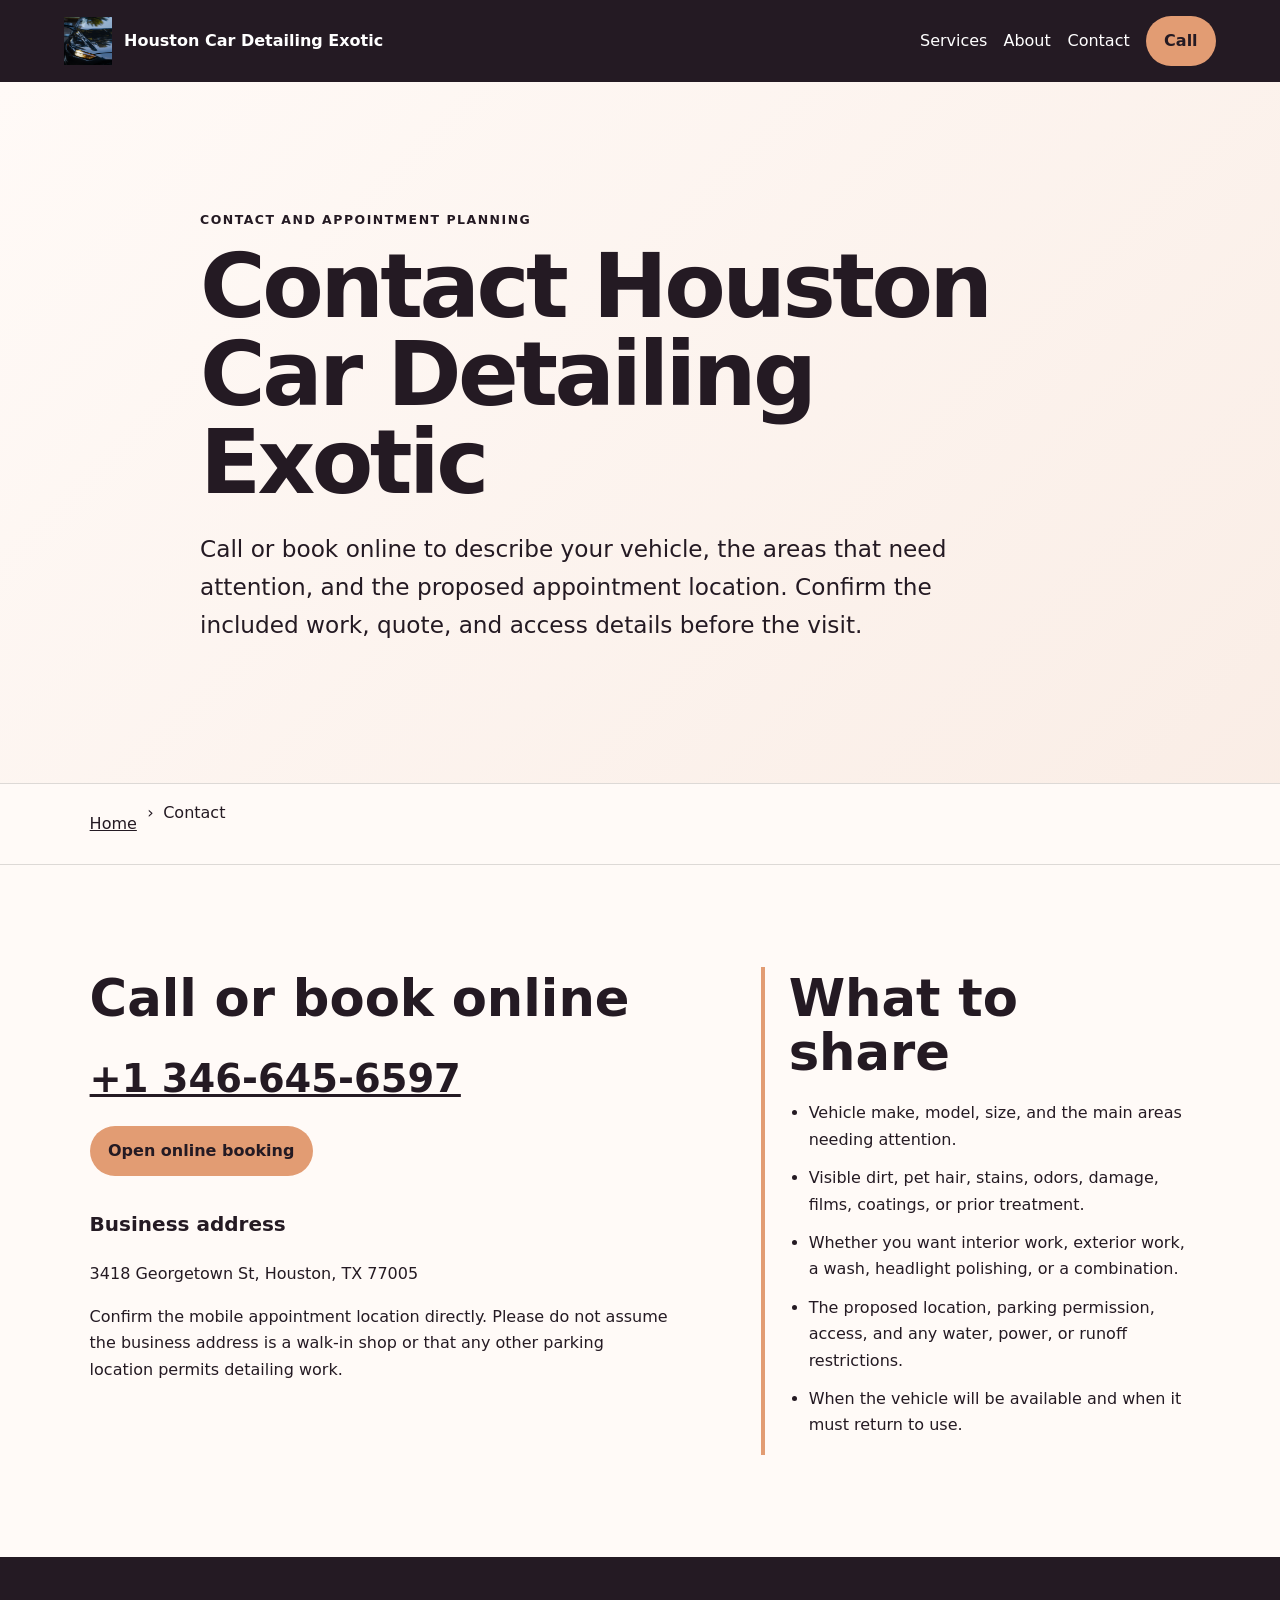
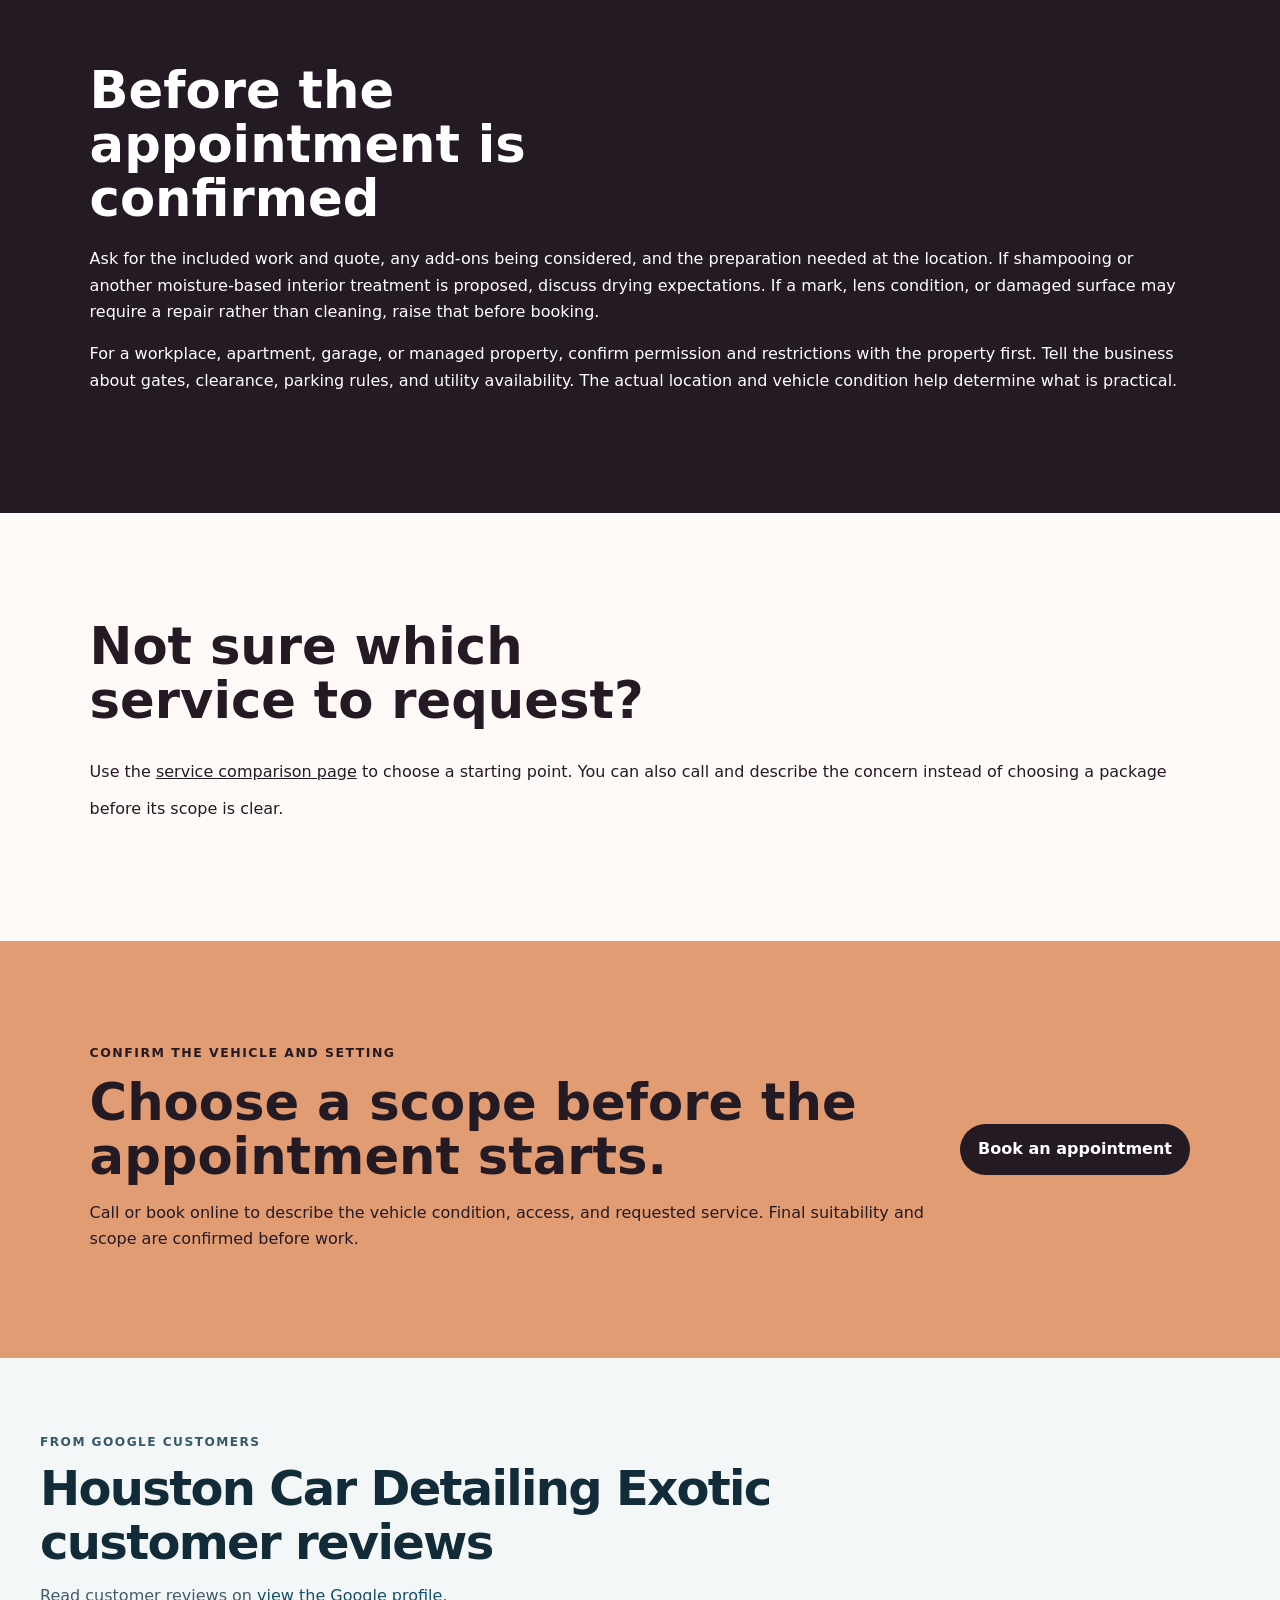
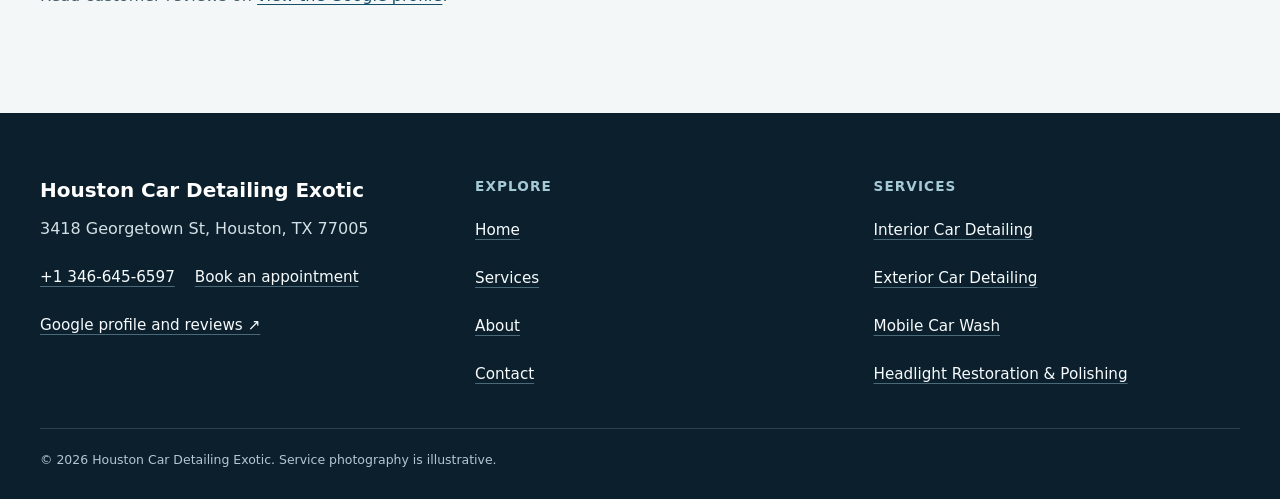
<file: contact/index.html>
<!doctype html>
<html lang="en"><head>
  <meta charset="utf-8"><meta name="viewport" content="width=device-width,initial-scale=1">
  <title>Contact Houston Car Detailing Exotic | Houston, TX</title>
  <meta name="description" content="Call or book Houston Car Detailing Exotic and confirm vehicle condition, access, and detailing scope in Houston, TX.">
  <meta name="robots" content="index, follow, max-image-preview:large, max-snippet:-1">
  <link rel="canonical" href="https://houstoncardetailingexotic.shop/contact/">
  <meta property="og:type" content="website"><meta property="og:title" content="Contact Houston Car Detailing Exotic | Houston, TX">
  <meta property="og:description" content="Call or book Houston Car Detailing Exotic and confirm vehicle condition, access, and detailing scope in Houston, TX."><meta property="og:url" content="https://houstoncardetailingexotic.shop/contact/">
  <meta property="og:image" content="https://houstoncardetailingexotic.shop/assets/hero-reflection.jpg"><meta name="twitter:card" content="summary_large_image">
  <link rel="icon" href="/assets/favicon.svg"><link rel="stylesheet" href="/seo-pages.css"><script type="application/ld+json">{
  "@context": "https://schema.org",
  "@graph": [
    {
      "@type": "BreadcrumbList",
      "@id": "https://houstoncardetailingexotic.shop/contact/#breadcrumb",
      "itemListElement": [
        {
          "@type": "ListItem",
          "position": 1,
          "name": "Home",
          "item": "https://houstoncardetailingexotic.shop/"
        },
        {
          "@type": "ListItem",
          "position": 2,
          "name": "Contact Houston Car Detailing Exotic | Houston, TX",
          "item": "https://houstoncardetailingexotic.shop/contact/"
        }
      ]
    },
    {
      "@type": "WebPage",
      "@id": "https://houstoncardetailingexotic.shop/contact/#webpage",
      "url": "https://houstoncardetailingexotic.shop/contact/",
      "name": "Contact Houston Car Detailing Exotic | Houston, TX",
      "description": "Call or book Houston Car Detailing Exotic and confirm vehicle condition, access, and detailing scope in Houston, TX.",
      "breadcrumb": {
        "@id": "https://houstoncardetailingexotic.shop/contact/#breadcrumb"
      },
      "isPartOf": {
        "@id": "https://houstoncardetailingexotic.shop/#website"
      },
      "about": {
        "@id": "https://houstoncardetailingexotic.shop/#business"
      }
    },
    {
      "@type": "ImageObject",
      "@id": "https://houstoncardetailingexotic.shop/contact/#primaryimage",
      "contentUrl": "https://houstoncardetailingexotic.shop/assets/hero-reflection.jpg",
      "caption": "Illustrative detailing artwork for Houston Car Detailing Exotic",
      "representativeOfPage": true
    }
  ]
}</script>
<link rel="stylesheet" href="/portfolio-components.css">
</head><body style="--pilot-accent:#e29c73;--pilot-dark:#241a23;--pilot-paper:#fffaf7">
<a class="skip-link" href="#content">Skip to content</a>
<header class="pilot-header"><a class="pilot-brand" href="/"><img src="/assets/hero-reflection.jpg" width="48" height="48" alt=""><span>Houston Car Detailing Exotic</span></a>
<nav aria-label="Primary navigation"><a href="/services/">Services</a><a href="/about/">About</a><a href="/contact/">Contact</a><a class="pilot-call" href="tel:+13466456597">Call</a></nav></header>
<main id="content"><section class="pilot-hero text-only"><div><p class="eyebrow">Contact and appointment planning</p><h1>Contact Houston Car Detailing Exotic</h1><p class="pilot-answer">Call or book online to describe your vehicle, the areas that need attention, and the proposed appointment location. Confirm the included work, quote, and access details before the visit.</p></div></section><nav class="breadcrumbs" aria-label="Breadcrumb"><a href="/">Home</a><span>›</span><span>Contact</span></nav>
<section class="pilot-section pilot-grid"><div><h2>Call or book online</h2><p><a class="large-link" href="tel:+13466456597">+1 346-645-6597</a></p><p><a class="pilot-button" href="https://cal.com/sumitdatta/auto-detail-service">Open online booking</a></p><h3>Business address</h3><p>3418 Georgetown St, Houston, TX 77005</p><p>Confirm the mobile appointment location directly. Please do not assume the business address is a walk-in shop or that any other parking location permits detailing work.</p></div><aside><h2>What to share</h2><ul class="checklist"><li>Vehicle make, model, size, and the main areas needing attention.</li><li>Visible dirt, pet hair, stains, odors, damage, films, coatings, or prior treatment.</li><li>Whether you want interior work, exterior work, a wash, headlight polishing, or a combination.</li><li>The proposed location, parking permission, access, and any water, power, or runoff restrictions.</li><li>When the vehicle will be available and when it must return to use.</li></ul></aside></section>
<section class="pilot-section tone"><h2>Before the appointment is confirmed</h2><p>Ask for the included work and quote, any add-ons being considered, and the preparation needed at the location. If shampooing or another moisture-based interior treatment is proposed, discuss drying expectations. If a mark, lens condition, or damaged surface may require a repair rather than cleaning, raise that before booking.</p><p>For a workplace, apartment, garage, or managed property, confirm permission and restrictions with the property first. Tell the business about gates, clearance, parking rules, and utility availability. The actual location and vehicle condition help determine what is practical.</p></section>
<section class="pilot-section"><h2>Not sure which service to request?</h2><p>Use the <a href="/services/">service comparison page</a> to choose a starting point. You can also call and describe the concern instead of choosing a package before its scope is clear.</p></section>
<section class="pilot-cta"><div><p class="eyebrow">Confirm the vehicle and setting</p><h2>Choose a scope before the appointment starts.</h2><p>Call or book online to describe the vehicle condition, access, and requested service. Final suitability and scope are confirmed before work.</p></div><a class="pilot-button" href="https://cal.com/sumitdatta/auto-detail-service">Book an appointment</a></section>
<!-- PORTFOLIO-REVIEWS:START --><section class="portfolio-reviews" aria-labelledby="portfolio-reviews-title"><div class="portfolio-reviews__heading"><div><p class="portfolio-reviews__kicker">From Google customers</p><h2 id="portfolio-reviews-title">Houston Car Detailing Exotic customer reviews</h2><p class="portfolio-reviews__intro">Read customer reviews on <a href="https://www.google.com/maps?cid=5498583064163304374" target="_blank" rel="noopener noreferrer">view the Google profile</a>.</p></div></div></section><!-- PORTFOLIO-REVIEWS:END -->
</main><footer class="portfolio-footer"><div class="portfolio-footer__grid"><div><strong class="portfolio-footer__name">Houston Car Detailing Exotic</strong><address>3418 Georgetown St, Houston, TX 77005</address><div class="portfolio-footer__contact"><a href="tel:+13466456597">+1 346-645-6597</a><a href="https://cal.com/sumitdatta/auto-detail-service">Book an appointment</a></div><a href="https://www.google.com/maps?cid=5498583064163304374" target="_blank" rel="noopener noreferrer">Google profile and reviews ↗</a></div><div><h2>Explore</h2><nav aria-label="Footer navigation"><a href="/">Home</a><a href="/services/">Services</a><a href="/about/">About</a><a href="/contact/">Contact</a></nav></div><div><h2>Services</h2><nav aria-label="Service pages"><a href="/services/interior-car-detailing/">Interior Car Detailing</a><a href="/services/exterior-car-detailing/">Exterior Car Detailing</a><a href="/services/mobile-car-wash/">Mobile Car Wash</a><a href="/services/headlight-restoration/">Headlight Restoration &amp; Polishing</a></nav></div></div><p class="portfolio-footer__bottom">© <span id="year">2026</span> Houston Car Detailing Exotic. Service photography is illustrative.</p></footer>
<script src="/portfolio-components.js" defer></script>
</body></html>
</file>
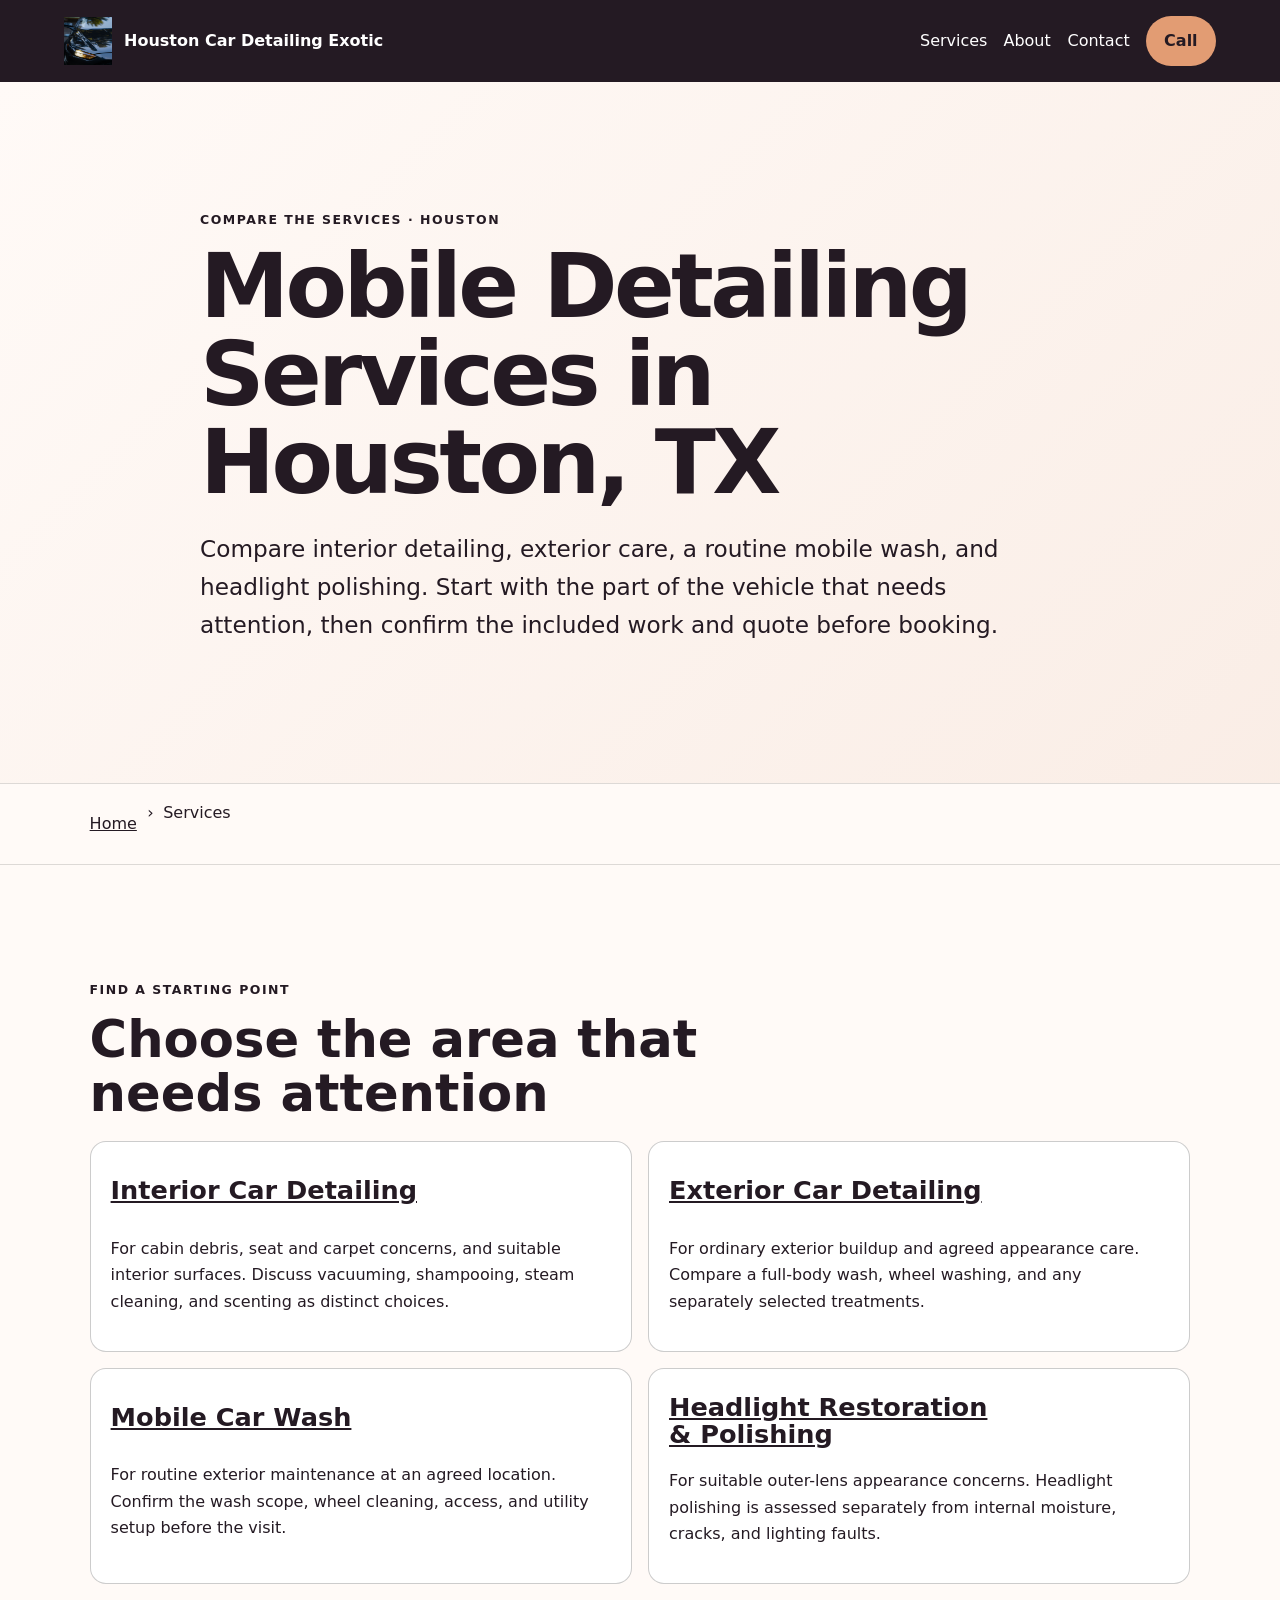
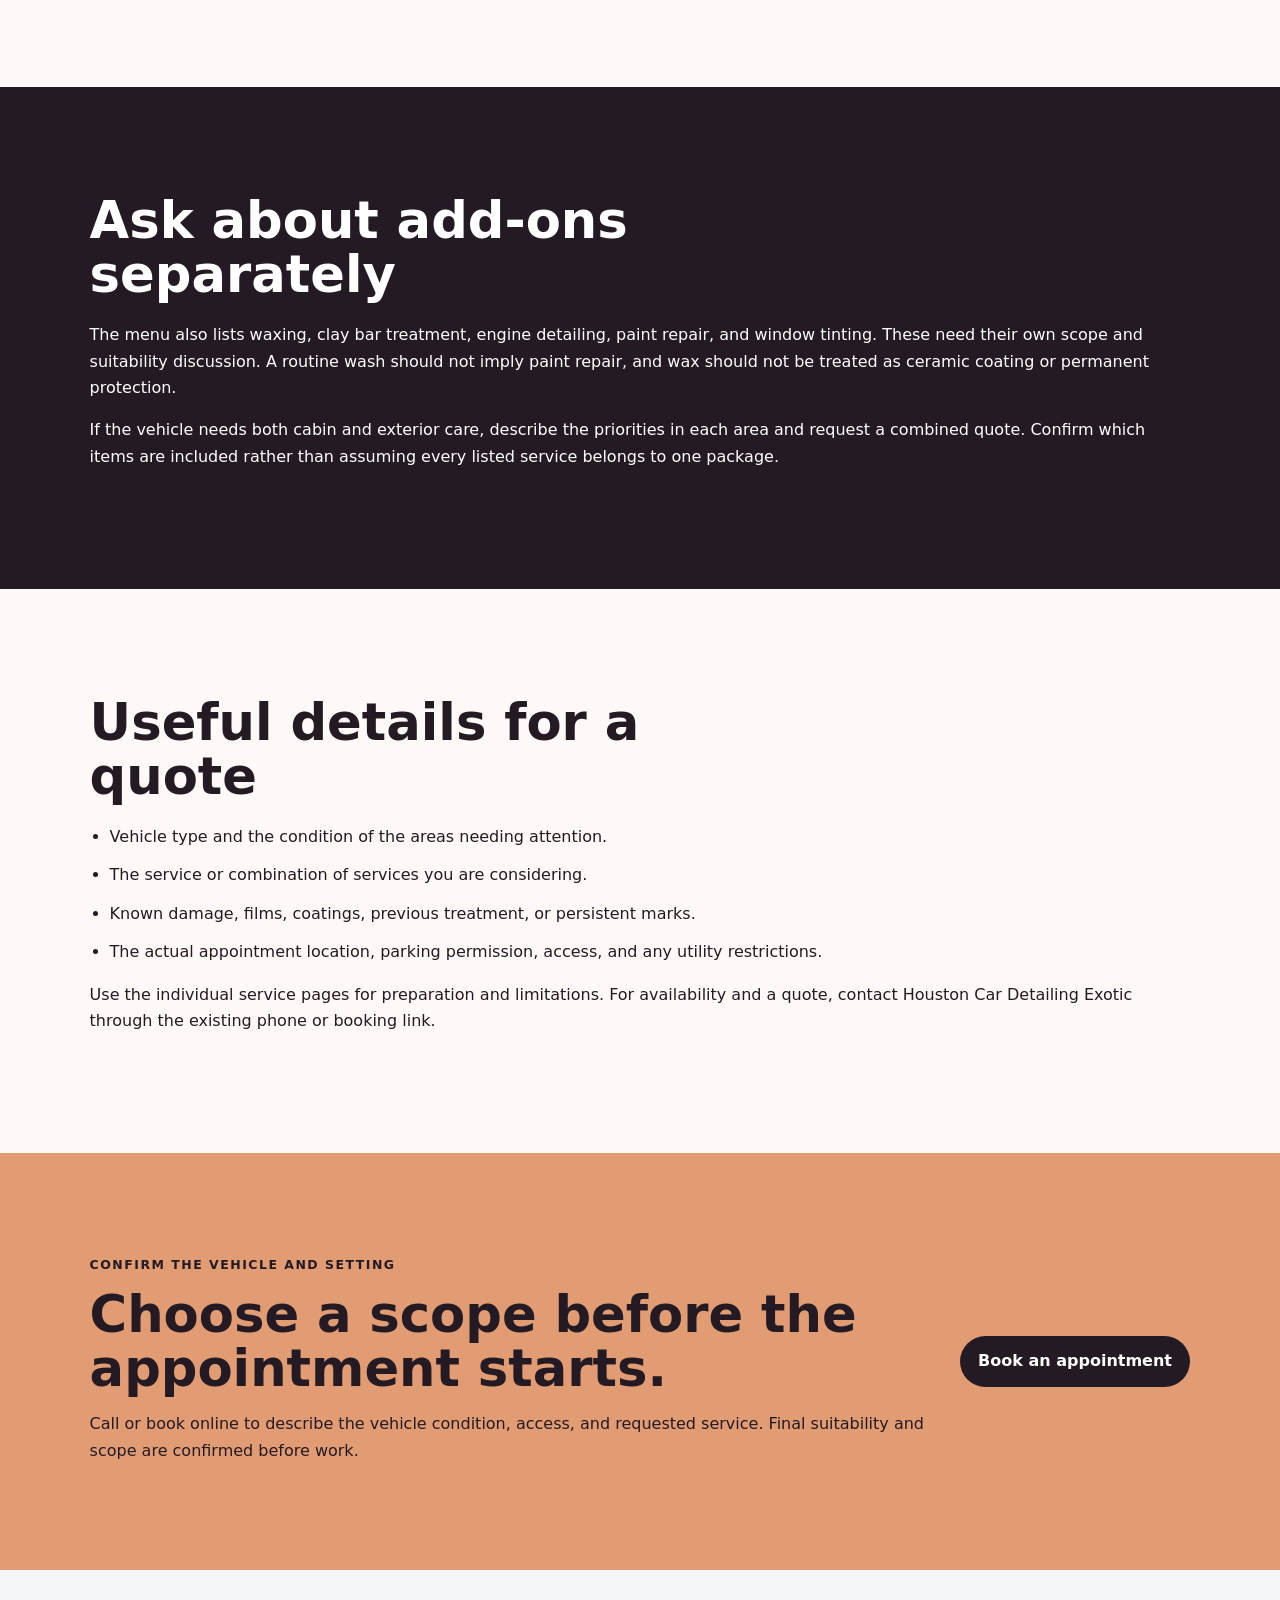
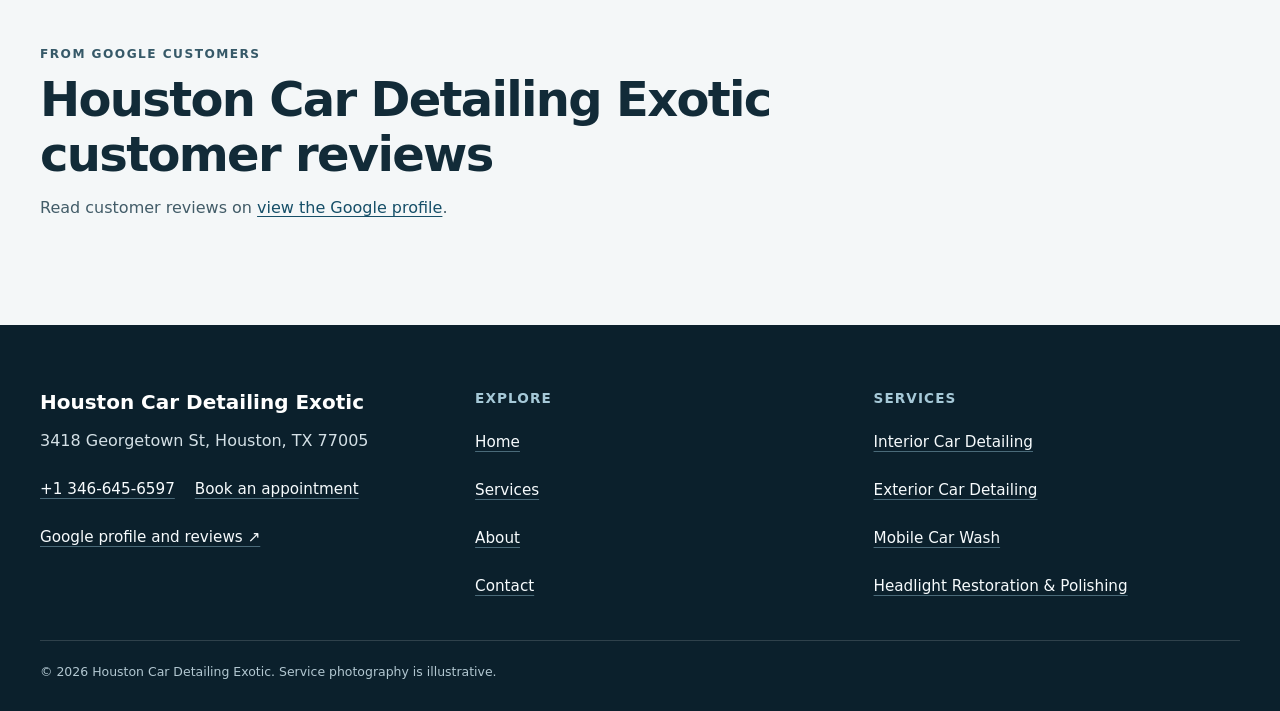
<file: services/index.html>
<!doctype html>
<html lang="en"><head>
  <meta charset="utf-8"><meta name="viewport" content="width=device-width,initial-scale=1">
  <title>Mobile Detailing Services in Houston, TX | Houston Car Detailing Exotic</title>
  <meta name="description" content="Compare documented mobile detailing choices from Houston Car Detailing Exotic in Houston, TX, including preparation, access, and scope boundaries.">
  <meta name="robots" content="index, follow, max-image-preview:large, max-snippet:-1">
  <link rel="canonical" href="https://houstoncardetailingexotic.shop/services/">
  <meta property="og:type" content="website"><meta property="og:title" content="Mobile Detailing Services in Houston, TX | Houston Car Detailing Exotic">
  <meta property="og:description" content="Compare documented mobile detailing choices from Houston Car Detailing Exotic in Houston, TX, including preparation, access, and scope boundaries."><meta property="og:url" content="https://houstoncardetailingexotic.shop/services/">
  <meta property="og:image" content="https://houstoncardetailingexotic.shop/assets/hero-reflection.jpg"><meta name="twitter:card" content="summary_large_image">
  <link rel="icon" href="/assets/favicon.svg"><link rel="stylesheet" href="/seo-pages.css"><script type="application/ld+json">{
  "@context": "https://schema.org",
  "@graph": [
    {
      "@type": "BreadcrumbList",
      "@id": "https://houstoncardetailingexotic.shop/services/#breadcrumb",
      "itemListElement": [
        {
          "@type": "ListItem",
          "position": 1,
          "name": "Home",
          "item": "https://houstoncardetailingexotic.shop/"
        },
        {
          "@type": "ListItem",
          "position": 2,
          "name": "Services",
          "item": "https://houstoncardetailingexotic.shop/services/"
        }
      ]
    },
    {
      "@type": "WebPage",
      "@id": "https://houstoncardetailingexotic.shop/services/#webpage",
      "url": "https://houstoncardetailingexotic.shop/services/",
      "name": "Mobile Detailing Services in Houston, TX | Houston Car Detailing Exotic",
      "description": "Compare documented mobile detailing choices from Houston Car Detailing Exotic in Houston, TX, including preparation, access, and scope boundaries.",
      "breadcrumb": {
        "@id": "https://houstoncardetailingexotic.shop/services/#breadcrumb"
      },
      "isPartOf": {
        "@id": "https://houstoncardetailingexotic.shop/#website"
      },
      "about": {
        "@id": "https://houstoncardetailingexotic.shop/#business"
      }
    },
    {
      "@type": "ImageObject",
      "@id": "https://houstoncardetailingexotic.shop/services/#primaryimage",
      "contentUrl": "https://houstoncardetailingexotic.shop/assets/hero-reflection.jpg",
      "caption": "Illustrative detailing artwork for Houston Car Detailing Exotic",
      "representativeOfPage": true
    }
  ]
}</script>
<link rel="stylesheet" href="/portfolio-components.css">
</head><body style="--pilot-accent:#e29c73;--pilot-dark:#241a23;--pilot-paper:#fffaf7">
<a class="skip-link" href="#content">Skip to content</a>
<header class="pilot-header"><a class="pilot-brand" href="/"><img src="/assets/hero-reflection.jpg" width="48" height="48" alt=""><span>Houston Car Detailing Exotic</span></a>
<nav aria-label="Primary navigation"><a href="/services/">Services</a><a href="/about/">About</a><a href="/contact/">Contact</a><a class="pilot-call" href="tel:+13466456597">Call</a></nav></header>
<main id="content"><section class="pilot-hero text-only"><div><p class="eyebrow">Compare the services · Houston</p><h1>Mobile Detailing Services in Houston, TX</h1><p class="pilot-answer">Compare interior detailing, exterior care, a routine mobile wash, and headlight polishing. Start with the part of the vehicle that needs attention, then confirm the included work and quote before booking.</p></div></section>
<nav class="breadcrumbs" aria-label="Breadcrumb"><a href="/">Home</a><span>›</span><span>Services</span></nav>
<section class="pilot-section"><p class="eyebrow">Find a starting point</p><h2>Choose the area that needs attention</h2><div class="service-cards"><article><h2><a href="/services/interior-car-detailing/">Interior Car Detailing</a></h2><p>For cabin debris, seat and carpet concerns, and suitable interior surfaces. Discuss vacuuming, shampooing, steam cleaning, and scenting as distinct choices.</p></article><article><h2><a href="/services/exterior-car-detailing/">Exterior Car Detailing</a></h2><p>For ordinary exterior buildup and agreed appearance care. Compare a full-body wash, wheel washing, and any separately selected treatments.</p></article><article><h2><a href="/services/mobile-car-wash/">Mobile Car Wash</a></h2><p>For routine exterior maintenance at an agreed location. Confirm the wash scope, wheel cleaning, access, and utility setup before the visit.</p></article><article><h2><a href="/services/headlight-restoration/">Headlight Restoration &amp; Polishing</a></h2><p>For suitable outer-lens appearance concerns. Headlight polishing is assessed separately from internal moisture, cracks, and lighting faults.</p></article></div></section>
<section class="pilot-section tone"><h2>Ask about add-ons separately</h2><p>The menu also lists waxing, clay bar treatment, engine detailing, paint repair, and window tinting. These need their own scope and suitability discussion. A routine wash should not imply paint repair, and wax should not be treated as ceramic coating or permanent protection.</p><p>If the vehicle needs both cabin and exterior care, describe the priorities in each area and request a combined quote. Confirm which items are included rather than assuming every listed service belongs to one package.</p></section>
<section class="pilot-section"><h2>Useful details for a quote</h2><ul class="checklist"><li>Vehicle type and the condition of the areas needing attention.</li><li>The service or combination of services you are considering.</li><li>Known damage, films, coatings, previous treatment, or persistent marks.</li><li>The actual appointment location, parking permission, access, and any utility restrictions.</li></ul><p>Use the individual service pages for preparation and limitations. For availability and a quote, contact Houston Car Detailing Exotic through the existing phone or booking link.</p></section>
<section class="pilot-cta"><div><p class="eyebrow">Confirm the vehicle and setting</p><h2>Choose a scope before the appointment starts.</h2><p>Call or book online to describe the vehicle condition, access, and requested service. Final suitability and scope are confirmed before work.</p></div><a class="pilot-button" href="https://cal.com/sumitdatta/auto-detail-service">Book an appointment</a></section>
<!-- PORTFOLIO-REVIEWS:START --><section class="portfolio-reviews" aria-labelledby="portfolio-reviews-title"><div class="portfolio-reviews__heading"><div><p class="portfolio-reviews__kicker">From Google customers</p><h2 id="portfolio-reviews-title">Houston Car Detailing Exotic customer reviews</h2><p class="portfolio-reviews__intro">Read customer reviews on <a href="https://www.google.com/maps?cid=5498583064163304374" target="_blank" rel="noopener noreferrer">view the Google profile</a>.</p></div></div></section><!-- PORTFOLIO-REVIEWS:END -->
</main><footer class="portfolio-footer"><div class="portfolio-footer__grid"><div><strong class="portfolio-footer__name">Houston Car Detailing Exotic</strong><address>3418 Georgetown St, Houston, TX 77005</address><div class="portfolio-footer__contact"><a href="tel:+13466456597">+1 346-645-6597</a><a href="https://cal.com/sumitdatta/auto-detail-service">Book an appointment</a></div><a href="https://www.google.com/maps?cid=5498583064163304374" target="_blank" rel="noopener noreferrer">Google profile and reviews ↗</a></div><div><h2>Explore</h2><nav aria-label="Footer navigation"><a href="/">Home</a><a href="/services/">Services</a><a href="/about/">About</a><a href="/contact/">Contact</a></nav></div><div><h2>Services</h2><nav aria-label="Service pages"><a href="/services/interior-car-detailing/">Interior Car Detailing</a><a href="/services/exterior-car-detailing/">Exterior Car Detailing</a><a href="/services/mobile-car-wash/">Mobile Car Wash</a><a href="/services/headlight-restoration/">Headlight Restoration &amp; Polishing</a></nav></div></div><p class="portfolio-footer__bottom">© <span id="year">2026</span> Houston Car Detailing Exotic. Service photography is illustrative.</p></footer>
<script src="/portfolio-components.js" defer></script>
</body></html>
</file>
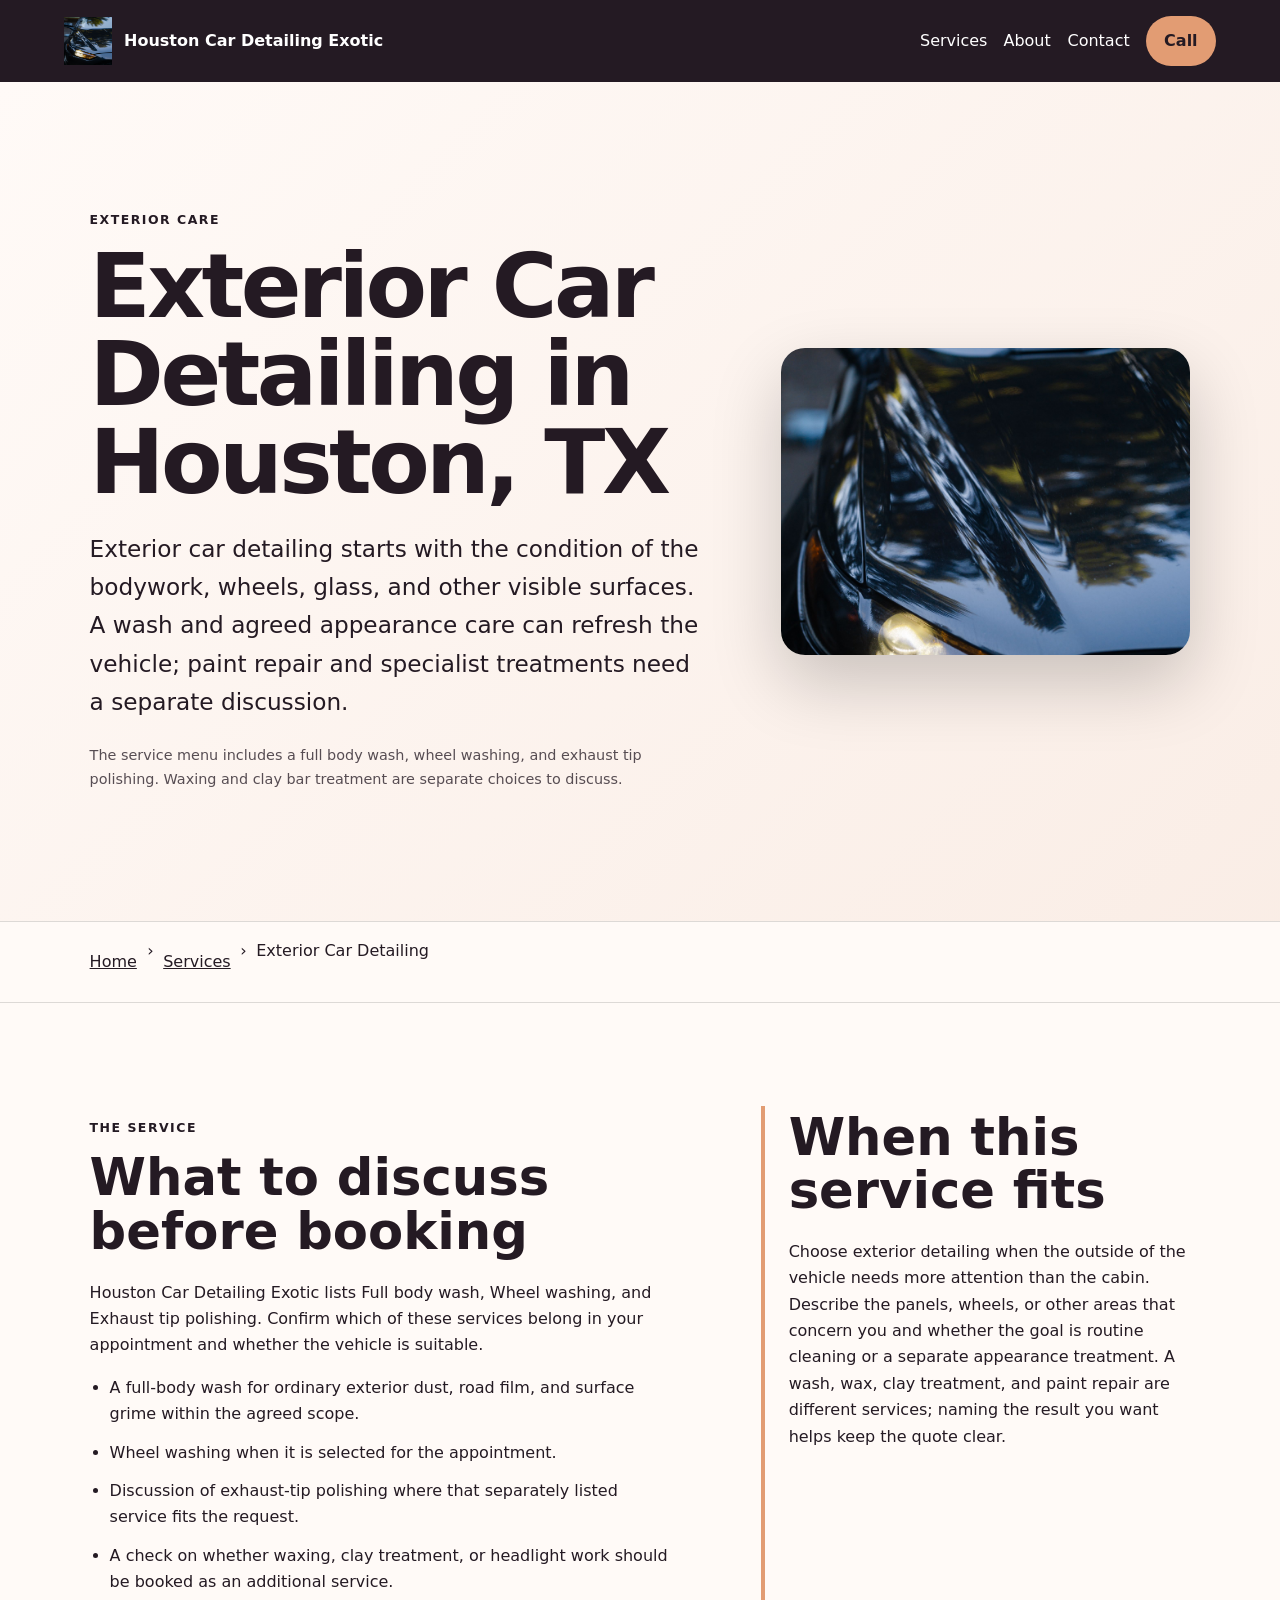
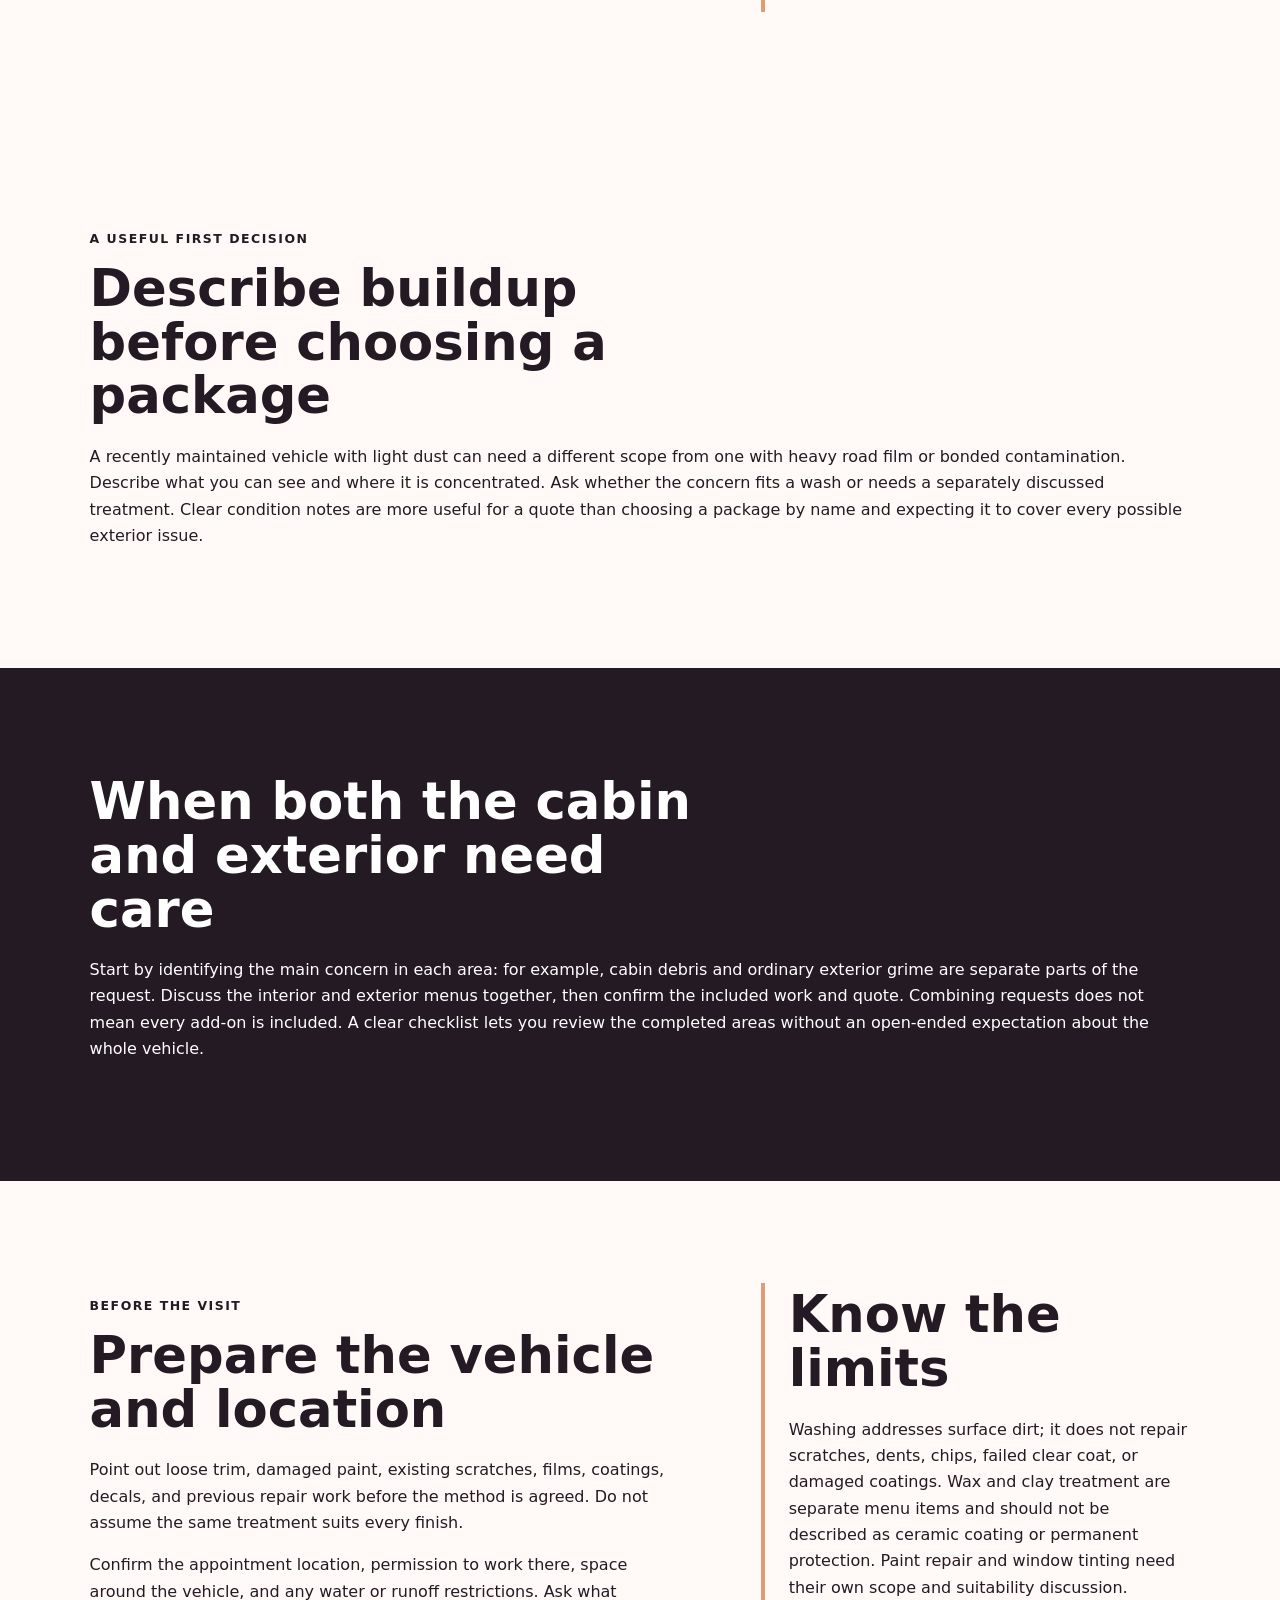
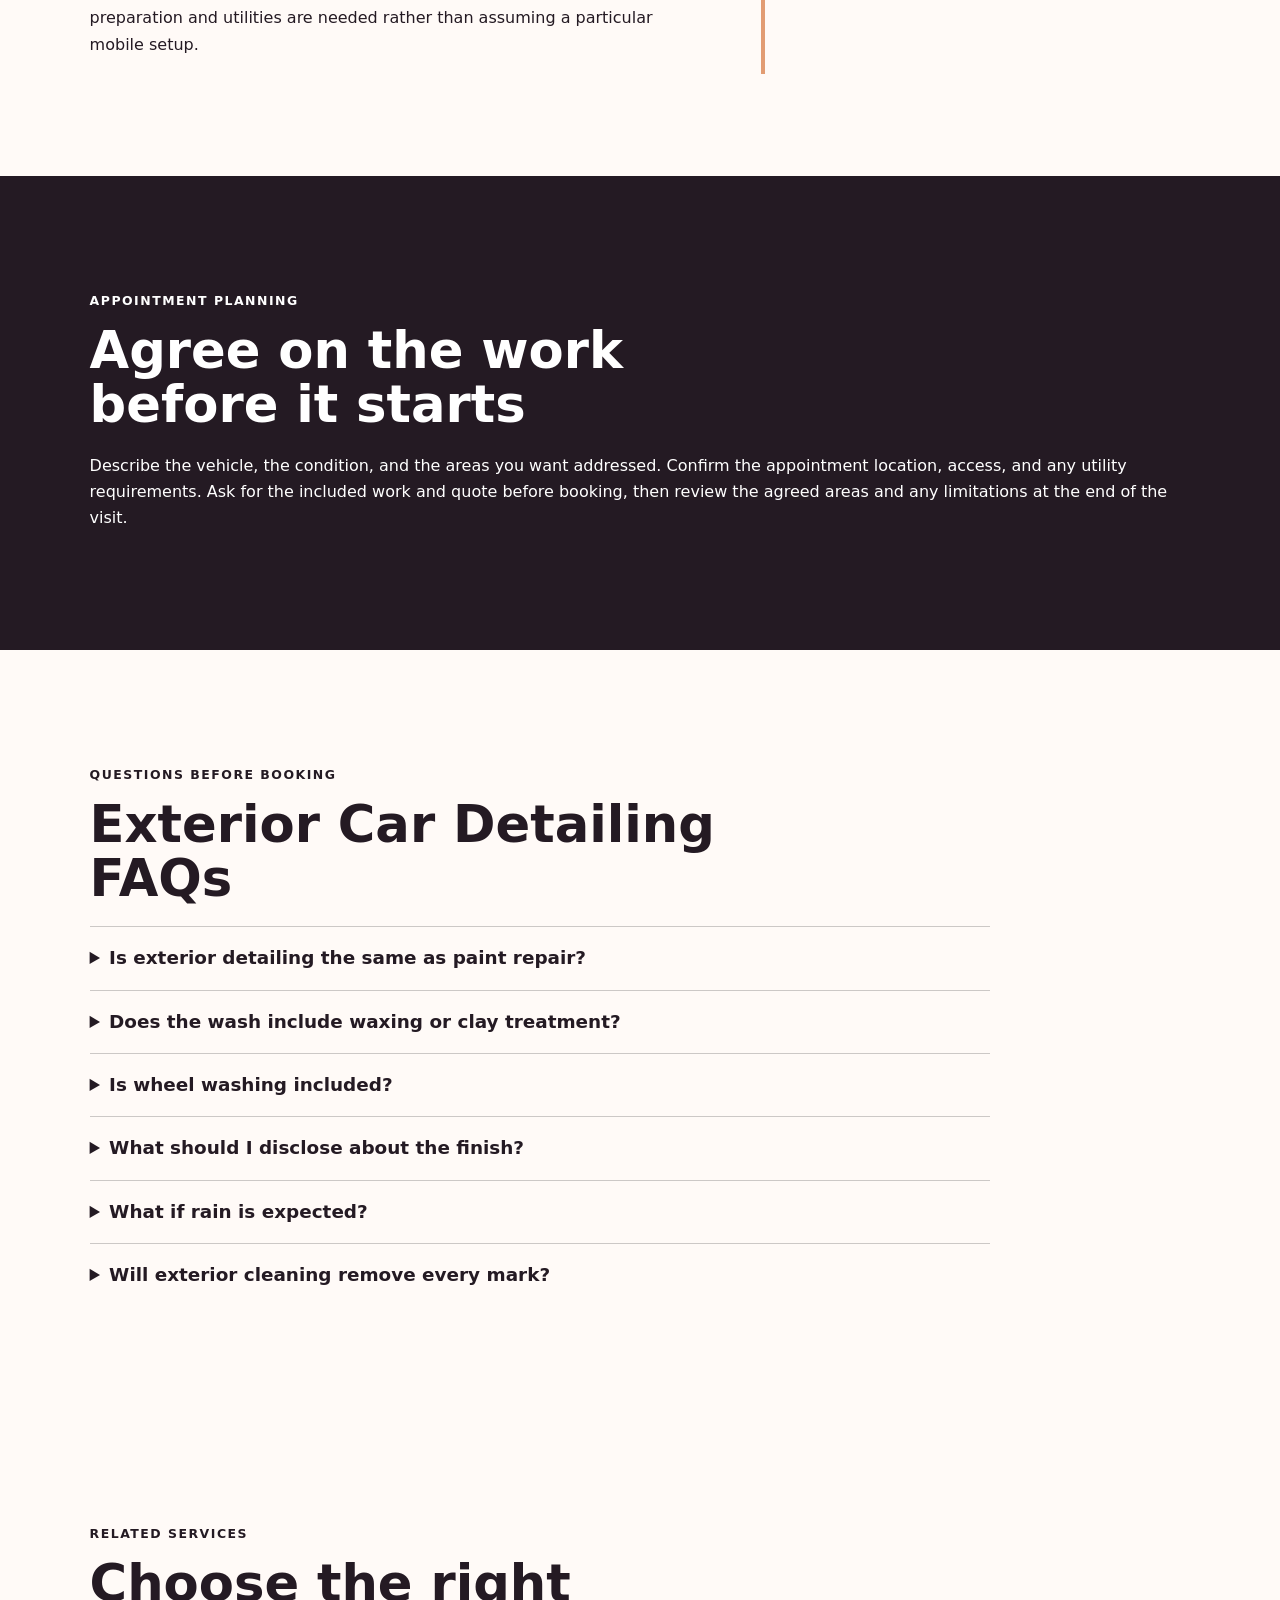
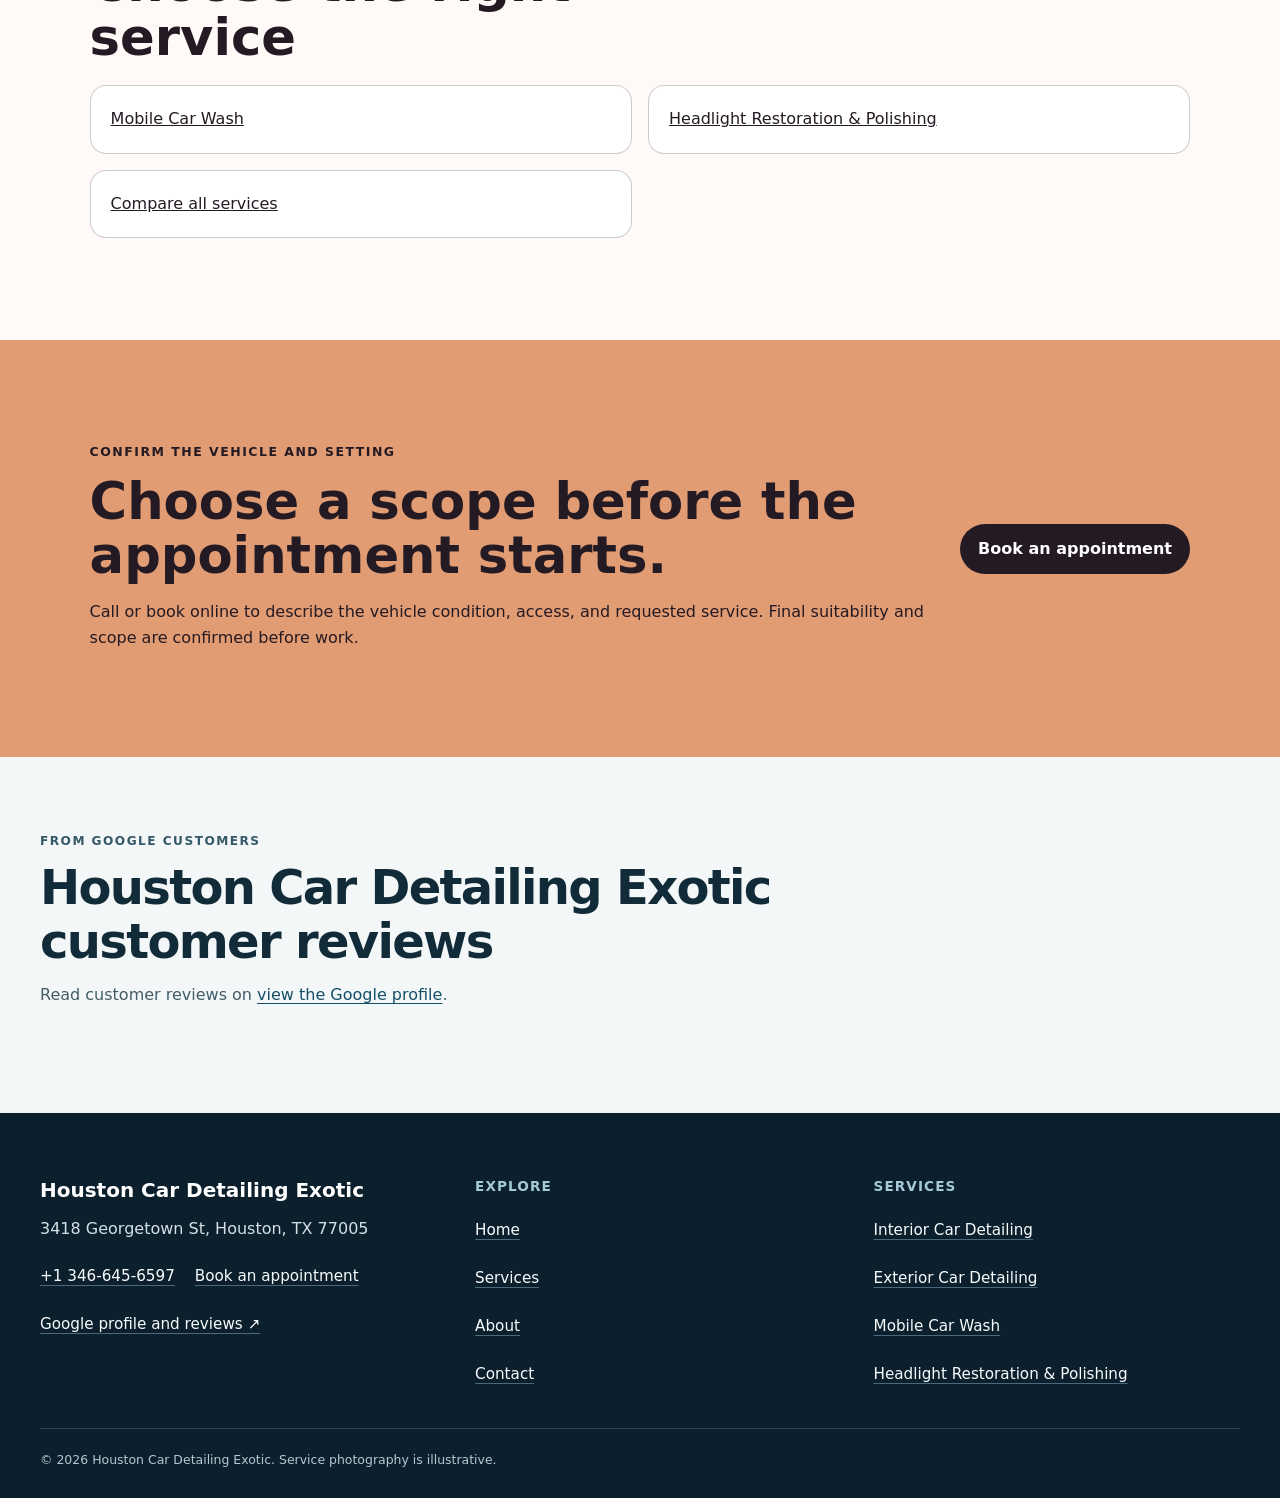
<file: services/exterior-car-detailing/index.html>
<!doctype html>
<html lang="en"><head>
  <meta charset="utf-8"><meta name="viewport" content="width=device-width,initial-scale=1">
  <title>Exterior Car Detailing in Houston, TX | Houston Car Detailing Exotic</title>
  <meta name="description" content="Plan exterior car detailing with Houston Car Detailing Exotic in Houston: documented scope, vehicle preparation, access checks, and limitations.">
  <meta name="robots" content="index, follow, max-image-preview:large, max-snippet:-1">
  <link rel="canonical" href="https://houstoncardetailingexotic.shop/services/exterior-car-detailing/">
  <meta property="og:type" content="website"><meta property="og:title" content="Exterior Car Detailing in Houston, TX | Houston Car Detailing Exotic">
  <meta property="og:description" content="Plan exterior car detailing with Houston Car Detailing Exotic in Houston: documented scope, vehicle preparation, access checks, and limitations."><meta property="og:url" content="https://houstoncardetailingexotic.shop/services/exterior-car-detailing/">
  <meta property="og:image" content="https://houstoncardetailingexotic.shop/assets/hero-reflection.jpg"><meta name="twitter:card" content="summary_large_image">
  <link rel="icon" href="/assets/favicon.svg"><link rel="stylesheet" href="/seo-pages.css"><script type="application/ld+json">{
  "@context": "https://schema.org",
  "@graph": [
    {
      "@type": "BreadcrumbList",
      "@id": "https://houstoncardetailingexotic.shop/services/exterior-car-detailing/#breadcrumb",
      "itemListElement": [
        {
          "@type": "ListItem",
          "position": 1,
          "name": "Home",
          "item": "https://houstoncardetailingexotic.shop/"
        },
        {
          "@type": "ListItem",
          "position": 2,
          "name": "Services",
          "item": "https://houstoncardetailingexotic.shop/services/"
        },
        {
          "@type": "ListItem",
          "position": 3,
          "name": "Exterior Car Detailing",
          "item": "https://houstoncardetailingexotic.shop/services/exterior-car-detailing/"
        }
      ]
    },
    {
      "@type": "WebPage",
      "@id": "https://houstoncardetailingexotic.shop/services/exterior-car-detailing/#webpage",
      "url": "https://houstoncardetailingexotic.shop/services/exterior-car-detailing/",
      "name": "Exterior Car Detailing in Houston, TX | Houston Car Detailing Exotic",
      "description": "Plan exterior car detailing with Houston Car Detailing Exotic in Houston: documented scope, vehicle preparation, access checks, and limitations.",
      "breadcrumb": {
        "@id": "https://houstoncardetailingexotic.shop/services/exterior-car-detailing/#breadcrumb"
      },
      "isPartOf": {
        "@id": "https://houstoncardetailingexotic.shop/#website"
      },
      "about": {
        "@id": "https://houstoncardetailingexotic.shop/#business"
      }
    },
    {
      "@type": "Service",
      "@id": "https://houstoncardetailingexotic.shop/services/exterior-car-detailing/#service",
      "name": "Exterior Car Detailing",
      "serviceType": "exterior car detailing",
      "url": "https://houstoncardetailingexotic.shop/services/exterior-car-detailing/",
      "description": "Exterior car detailing begins with the visible outside surfaces of the vehicle and may combine a full-body wash with wheel washing and other documented appearance-care add-ons.",
      "provider": {
        "@id": "https://houstoncardetailingexotic.shop/#business"
      },
      "areaServed": {
        "@type": "City",
        "name": "Houston"
      }
    },
    {
      "@type": "ImageObject",
      "@id": "https://houstoncardetailingexotic.shop/services/exterior-car-detailing/#primaryimage",
      "contentUrl": "https://houstoncardetailingexotic.shop/assets/hero-reflection.jpg",
      "caption": "Illustrative detailing artwork for Houston Car Detailing Exotic",
      "representativeOfPage": true
    }
  ]
}</script>
<link rel="stylesheet" href="/portfolio-components.css">
</head><body style="--pilot-accent:#e29c73;--pilot-dark:#241a23;--pilot-paper:#fffaf7">
<a class="skip-link" href="#content">Skip to content</a>
<header class="pilot-header"><a class="pilot-brand" href="/"><img src="/assets/hero-reflection.jpg" width="48" height="48" alt=""><span>Houston Car Detailing Exotic</span></a>
<nav aria-label="Primary navigation"><a href="/services/">Services</a><a href="/about/">About</a><a href="/contact/">Contact</a><a class="pilot-call" href="tel:+13466456597">Call</a></nav></header>
<main id="content"><section class="pilot-hero"><div><p class="eyebrow">Exterior care</p><h1>Exterior Car Detailing in Houston, TX</h1><p class="pilot-answer">Exterior car detailing starts with the condition of the bodywork, wheels, glass, and other visible surfaces. A wash and agreed appearance care can refresh the vehicle; paint repair and specialist treatments need a separate discussion.</p><p class="pilot-proof">The service menu includes a full body wash, wheel washing, and exhaust tip polishing. Waxing and clay bar treatment are separate choices to discuss.</p></div><img alt="Illustrative detailing artwork for Houston Car Detailing Exotic" fetchpriority="high" height="720" src="/assets/hero-reflection.jpg" width="960"/></section>
<nav aria-label="Breadcrumb" class="breadcrumbs"><a href="/">Home</a><span>›</span><a href="/services/">Services</a><span>›</span><span>Exterior Car Detailing</span></nav>
<section class="pilot-section pilot-grid"><div><p class="eyebrow">The service</p><h2>What to discuss before booking</h2><p>Houston Car Detailing Exotic lists Full body wash, Wheel washing, and Exhaust tip polishing. Confirm which of these services belong in your appointment and whether the vehicle is suitable.</p><ul class="checklist"><li>A full-body wash for ordinary exterior dust, road film, and surface grime within the agreed scope.</li><li>Wheel washing when it is selected for the appointment.</li><li>Discussion of exhaust-tip polishing where that separately listed service fits the request.</li><li>A check on whether waxing, clay treatment, or headlight work should be booked as an additional service.</li></ul></div><aside><h2>When this service fits</h2><p>Choose exterior detailing when the outside of the vehicle needs more attention than the cabin. Describe the panels, wheels, or other areas that concern you and whether the goal is routine cleaning or a separate appearance treatment. A wash, wax, clay treatment, and paint repair are different services; naming the result you want helps keep the quote clear.</p></aside></section>
<section class="pilot-section"><p class="eyebrow">A useful first decision</p><h2>Describe buildup before choosing a package</h2><p>A recently maintained vehicle with light dust can need a different scope from one with heavy road film or bonded contamination. Describe what you can see and where it is concentrated. Ask whether the concern fits a wash or needs a separately discussed treatment. Clear condition notes are more useful for a quote than choosing a package by name and expecting it to cover every possible exterior issue.</p></section><section class="pilot-section tone"><h2>When both the cabin and exterior need care</h2><p>Start by identifying the main concern in each area: for example, cabin debris and ordinary exterior grime are separate parts of the request. Discuss the interior and exterior menus together, then confirm the included work and quote. Combining requests does not mean every add-on is included. A clear checklist lets you review the completed areas without an open-ended expectation about the whole vehicle.</p></section>
<section class="pilot-section pilot-grid"><div><p class="eyebrow">Before the visit</p><h2>Prepare the vehicle and location</h2><p>Point out loose trim, damaged paint, existing scratches, films, coatings, decals, and previous repair work before the method is agreed. Do not assume the same treatment suits every finish.</p><p>Confirm the appointment location, permission to work there, space around the vehicle, and any water or runoff restrictions. Ask what preparation and utilities are needed rather than assuming a particular mobile setup.</p></div><aside><h2>Know the limits</h2><p>Washing addresses surface dirt; it does not repair scratches, dents, chips, failed clear coat, or damaged coatings. Wax and clay treatment are separate menu items and should not be described as ceramic coating or permanent protection. Paint repair and window tinting need their own scope and suitability discussion.</p></aside></section>
<section class="pilot-section tone"><p class="eyebrow">Appointment planning</p><h2>Agree on the work before it starts</h2><p>Describe the vehicle, the condition, and the areas you want addressed. Confirm the appointment location, access, and any utility requirements. Ask for the included work and quote before booking, then review the agreed areas and any limitations at the end of the visit.</p></section>
<section class="pilot-section"><p class="eyebrow">Questions before booking</p><h2>Exterior Car Detailing FAQs</h2><div class="faq-list"><details><summary>Is exterior detailing the same as paint repair?</summary><p>No. Cleaning addresses surface dirt and the agreed appearance care. Scratches, chips, dents, and damaged paint require a separate assessment; a wash should not be presented as a repair.</p></details><details><summary>Does the wash include waxing or clay treatment?</summary><p>Waxing and clay bar treatment are listed separately. Confirm whether either is included in the quote and whether it is suitable for the vehicle before the appointment.</p></details><details><summary>Is wheel washing included?</summary><p>Wheel washing is on the menu, but the included areas depend on the appointment you book. Ask for it explicitly if wheels are a priority.</p></details><details><summary>What should I disclose about the finish?</summary><p>Mention known coatings, wraps, films, decals, loose trim, paint damage, and previous repair. Share any care instructions so suitability can be discussed before a method is chosen.</p></details><details><summary>What if rain is expected?</summary><p>Discuss the location and weather before the visit. Conditions may require a different time or suitable setting; confirm the plan directly instead of assuming every location works in every forecast.</p></details><details><summary>Will exterior cleaning remove every mark?</summary><p>No. Some marks are bonded contamination, staining, or damage rather than loose soil. Describe persistent marks before booking so the likely scope and limitations can be assessed.</p></details></div></section>
<section class="pilot-section related"><p class="eyebrow">Related services</p><h2>Choose the right service</h2><div class="related-links"><a href="/services/mobile-car-wash/">Mobile Car Wash</a><a href="/services/headlight-restoration/">Headlight Restoration &amp; Polishing</a><a href="/services/">Compare all services</a></div></section>
<section class="pilot-cta"><div><p class="eyebrow">Confirm the vehicle and setting</p><h2>Choose a scope before the appointment starts.</h2><p>Call or book online to describe the vehicle condition, access, and requested service. Final suitability and scope are confirmed before work.</p></div><a class="pilot-button" href="https://cal.com/sumitdatta/auto-detail-service">Book an appointment</a></section>
<!-- PORTFOLIO-REVIEWS:START --><section class="portfolio-reviews" aria-labelledby="portfolio-reviews-title"><div class="portfolio-reviews__heading"><div><p class="portfolio-reviews__kicker">From Google customers</p><h2 id="portfolio-reviews-title">Houston Car Detailing Exotic customer reviews</h2><p class="portfolio-reviews__intro">Read customer reviews on <a href="https://www.google.com/maps?cid=5498583064163304374" target="_blank" rel="noopener noreferrer">view the Google profile</a>.</p></div></div></section><!-- PORTFOLIO-REVIEWS:END -->
</main><footer class="portfolio-footer"><div class="portfolio-footer__grid"><div><strong class="portfolio-footer__name">Houston Car Detailing Exotic</strong><address>3418 Georgetown St, Houston, TX 77005</address><div class="portfolio-footer__contact"><a href="tel:+13466456597">+1 346-645-6597</a><a href="https://cal.com/sumitdatta/auto-detail-service">Book an appointment</a></div><a href="https://www.google.com/maps?cid=5498583064163304374" target="_blank" rel="noopener noreferrer">Google profile and reviews ↗</a></div><div><h2>Explore</h2><nav aria-label="Footer navigation"><a href="/">Home</a><a href="/services/">Services</a><a href="/about/">About</a><a href="/contact/">Contact</a></nav></div><div><h2>Services</h2><nav aria-label="Service pages"><a href="/services/interior-car-detailing/">Interior Car Detailing</a><a href="/services/exterior-car-detailing/">Exterior Car Detailing</a><a href="/services/mobile-car-wash/">Mobile Car Wash</a><a href="/services/headlight-restoration/">Headlight Restoration &amp; Polishing</a></nav></div></div><p class="portfolio-footer__bottom">© <span id="year">2026</span> Houston Car Detailing Exotic. Service photography is illustrative.</p></footer>
<script src="/portfolio-components.js" defer></script>
</body></html>
</file>
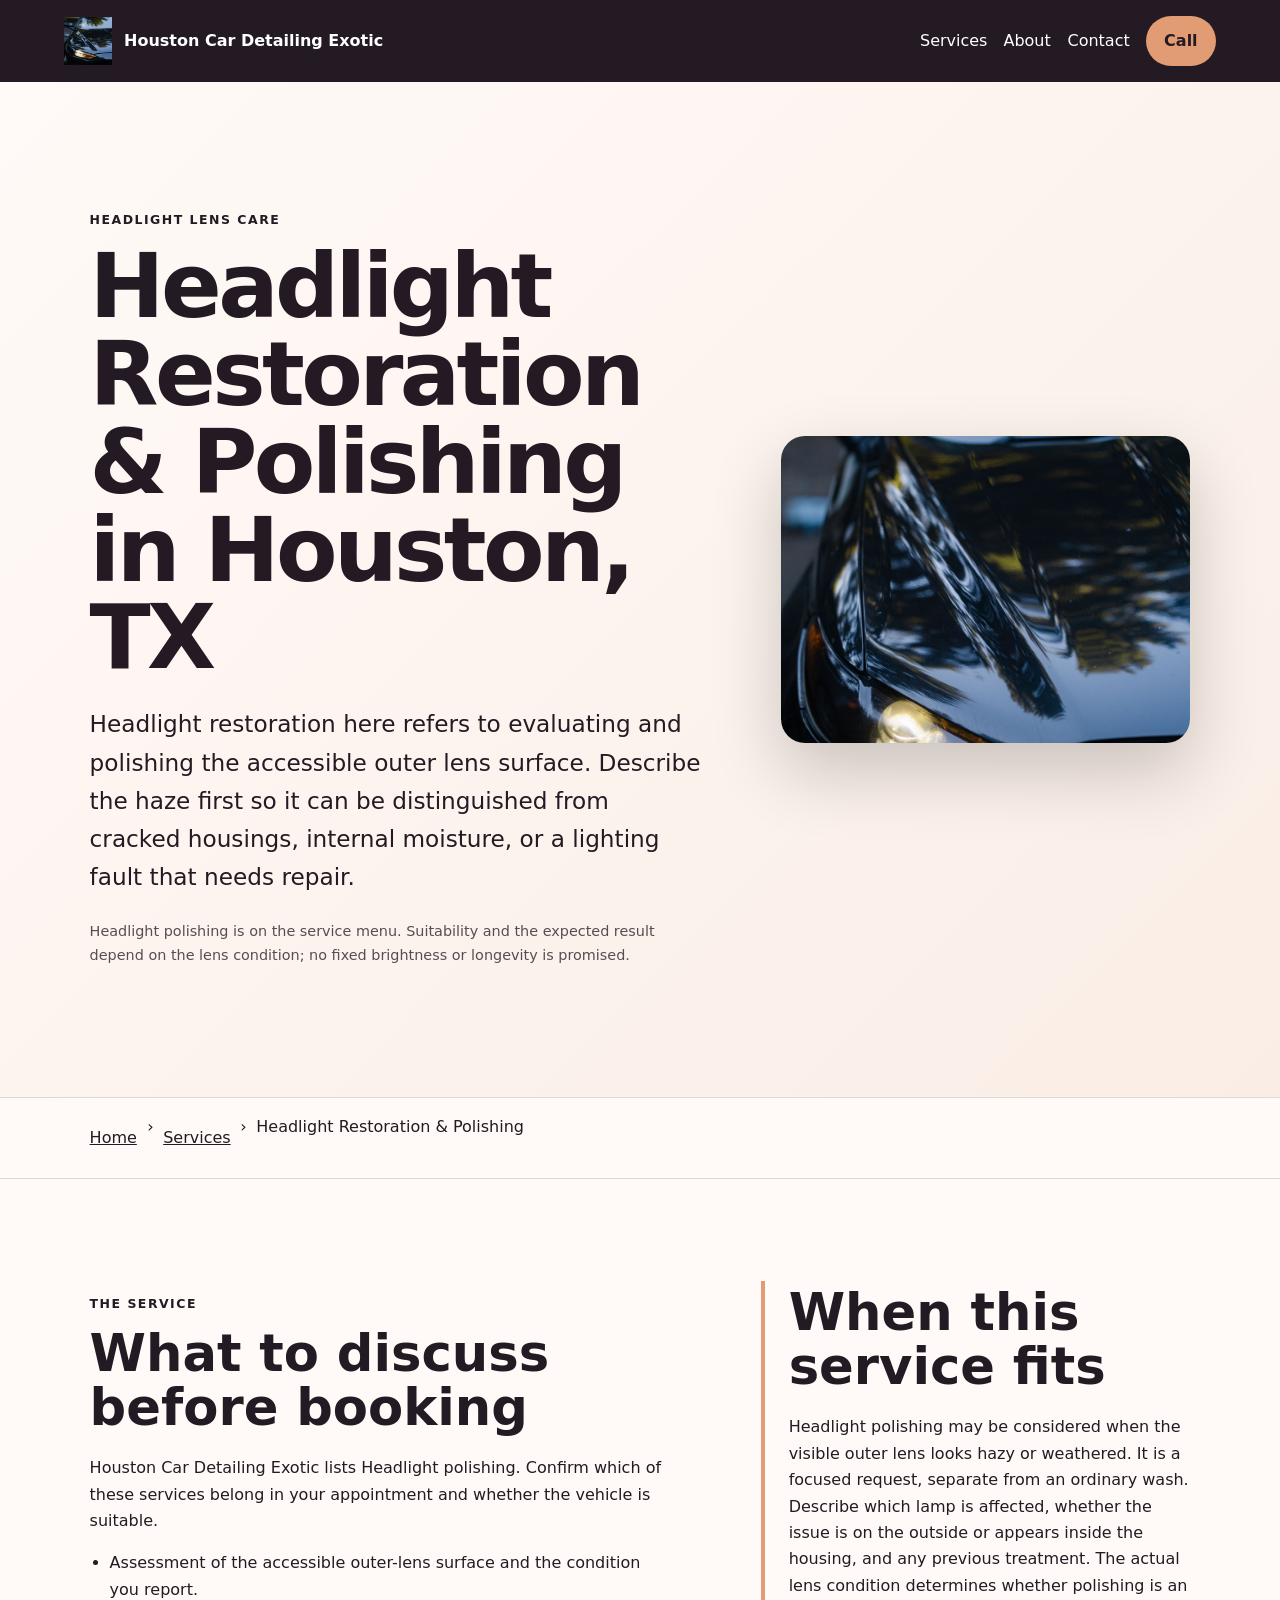
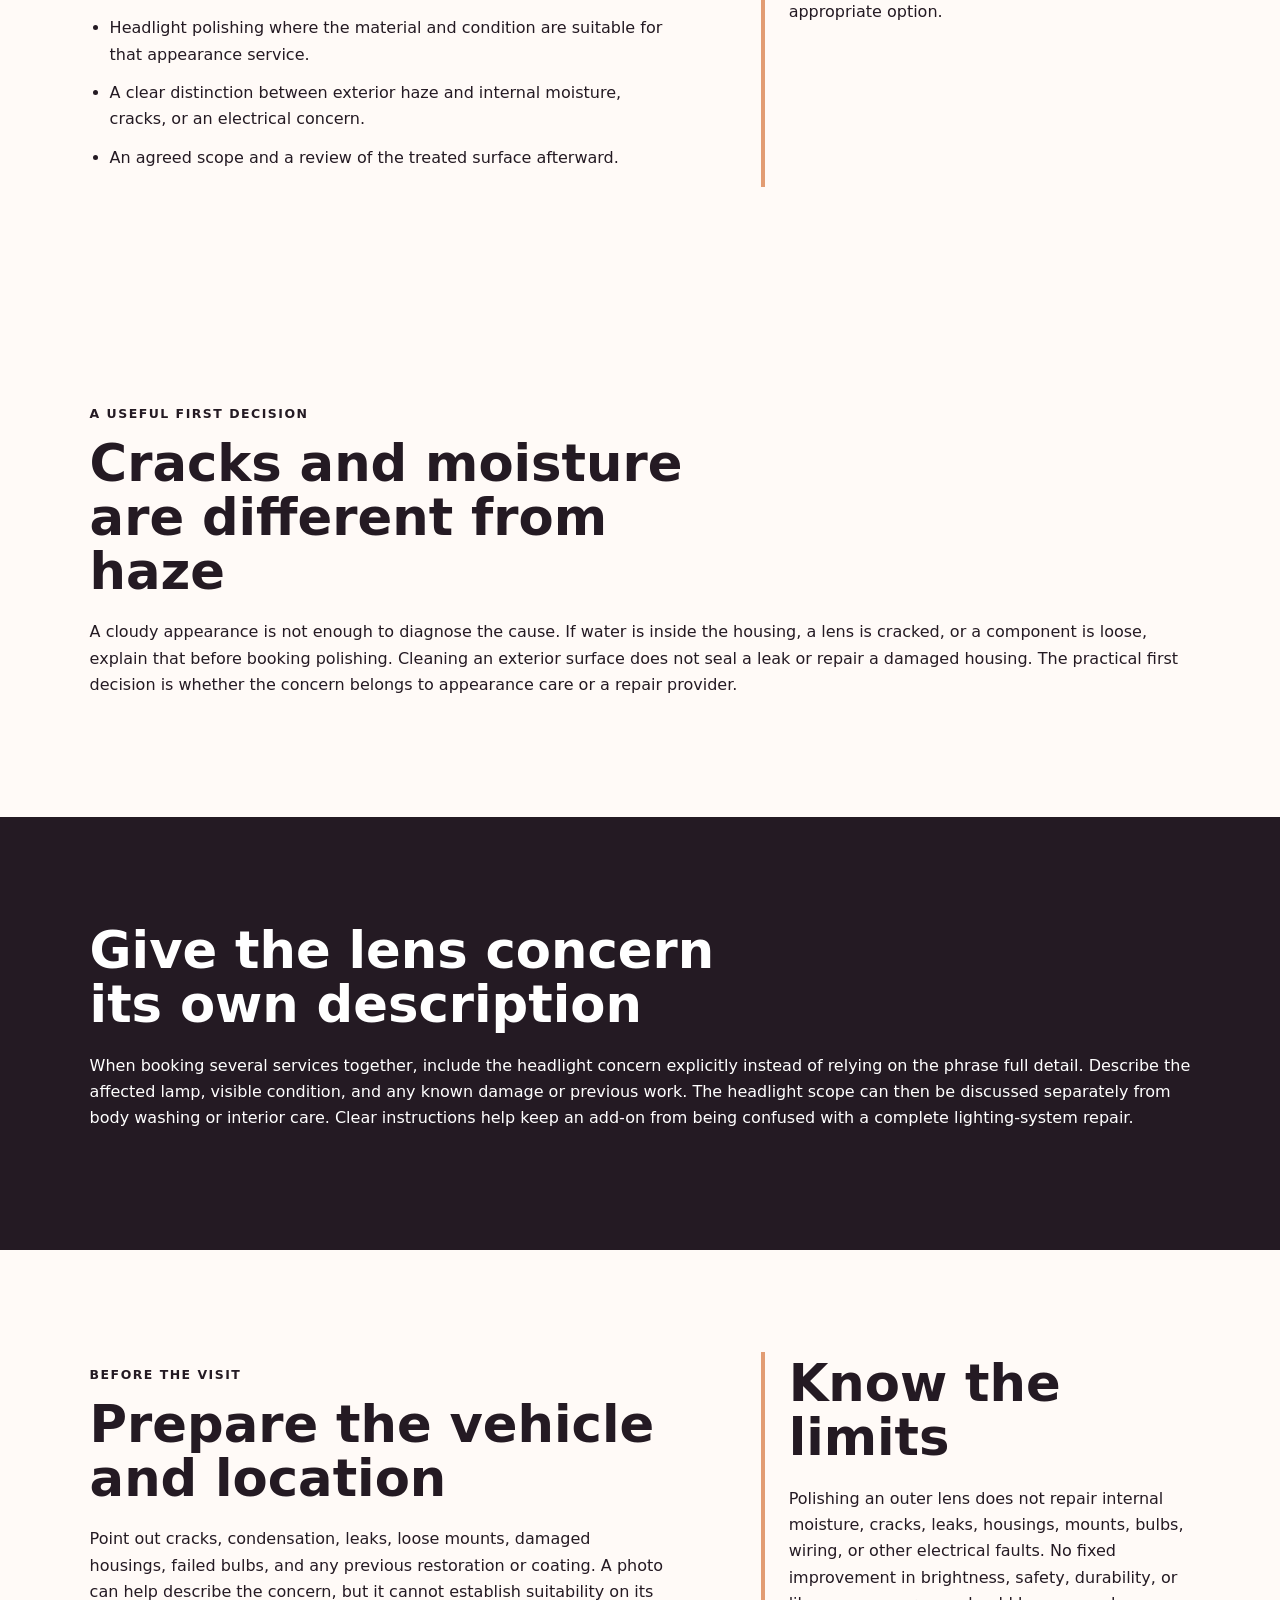
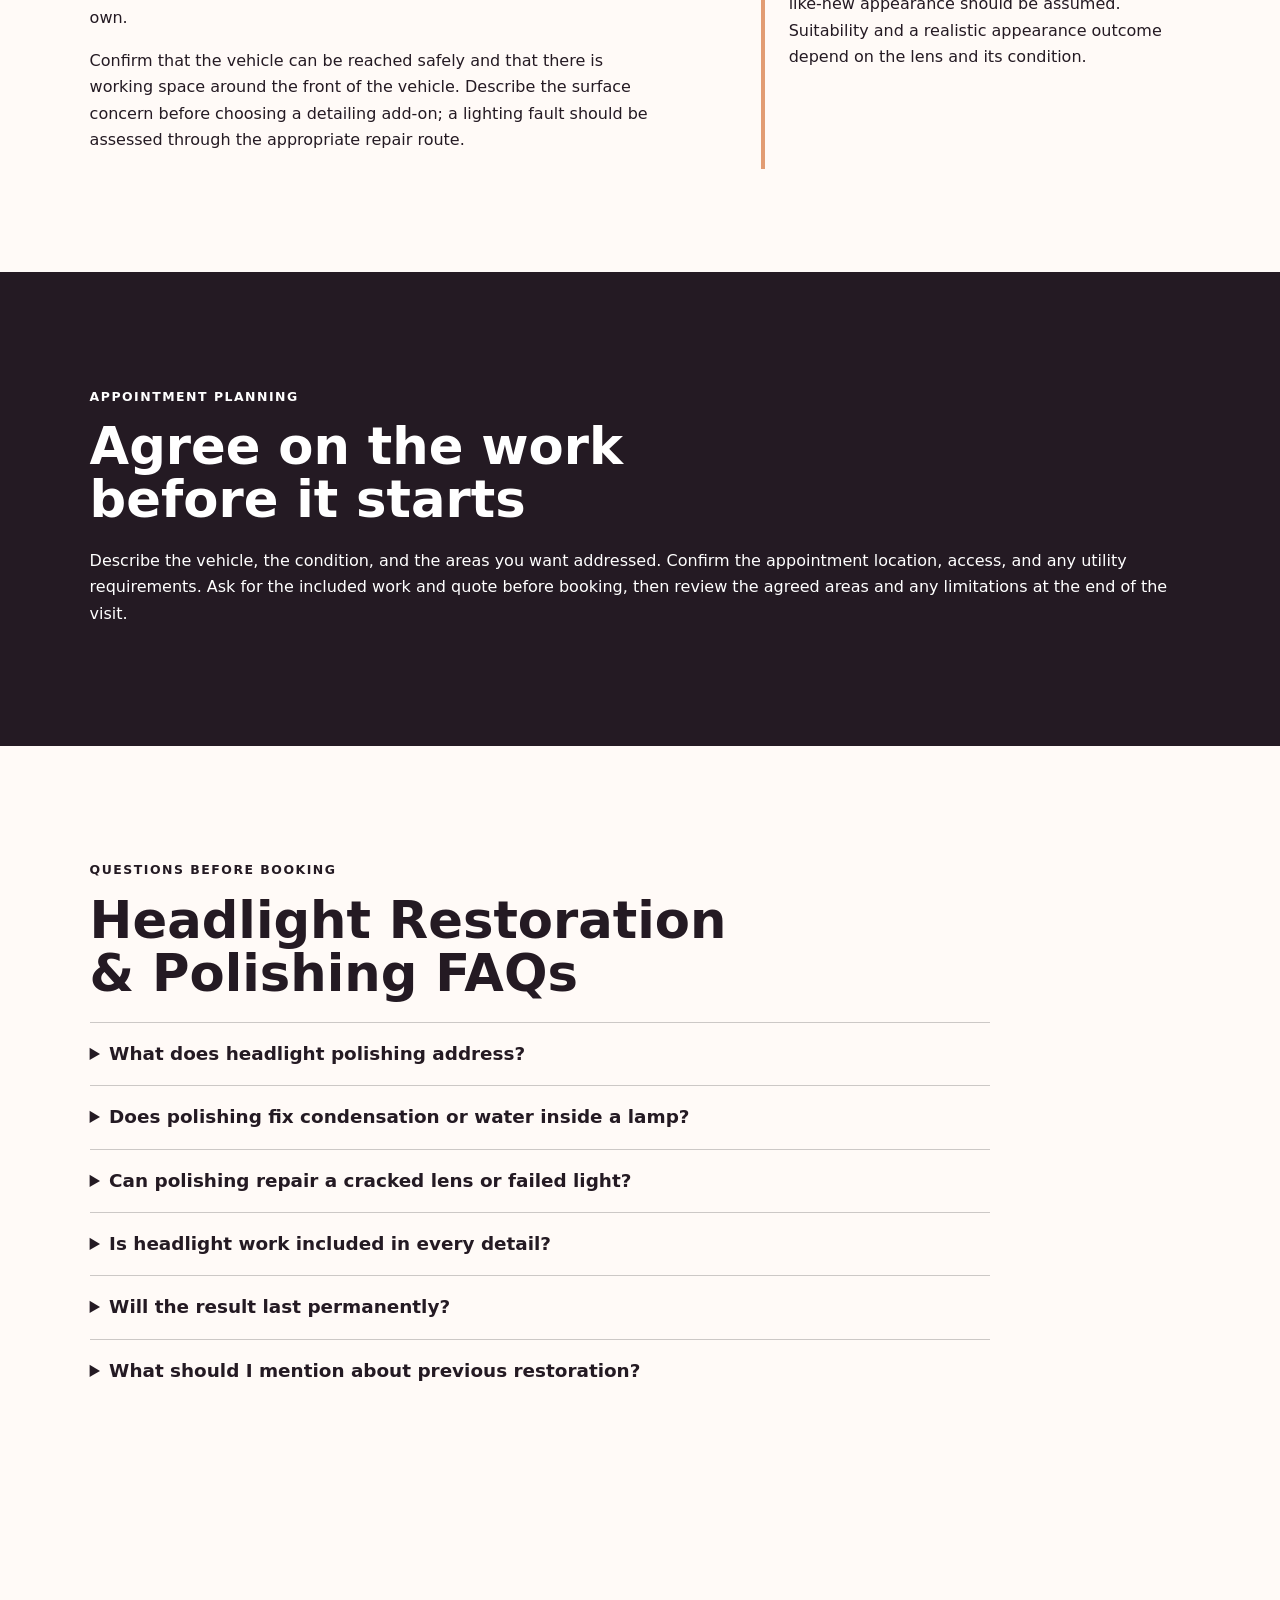
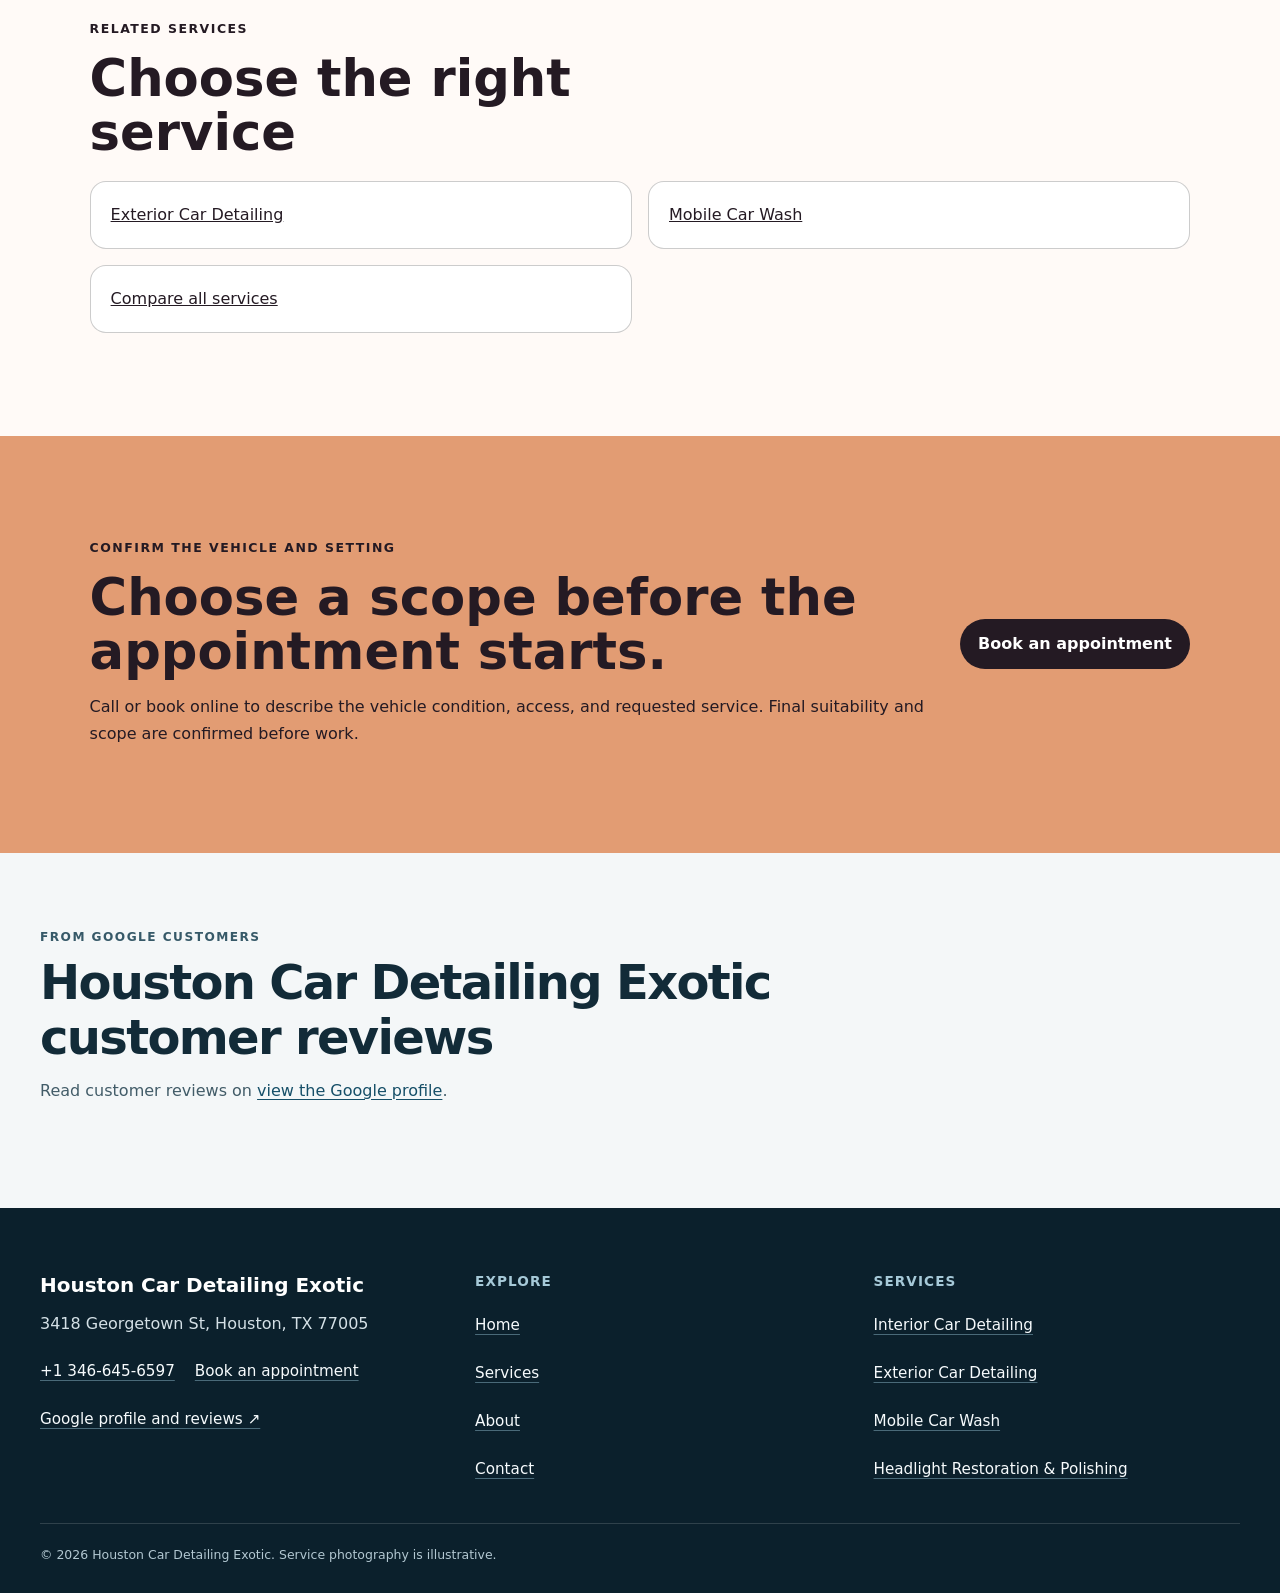
<file: services/headlight-restoration/index.html>
<!doctype html>
<html lang="en"><head>
  <meta charset="utf-8"><meta name="viewport" content="width=device-width,initial-scale=1">
  <title>Headlight Restoration &amp; Polishing in Houston, TX | Houston Car Detailing Exotic</title>
  <meta name="description" content="Plan headlight restoration and polishing with Houston Car Detailing Exotic in Houston: documented scope, vehicle preparation, access checks, and limitations.">
  <meta name="robots" content="index, follow, max-image-preview:large, max-snippet:-1">
  <link rel="canonical" href="https://houstoncardetailingexotic.shop/services/headlight-restoration/">
  <meta property="og:type" content="website"><meta property="og:title" content="Headlight Restoration &amp; Polishing in Houston, TX | Houston Car Detailing Exotic">
  <meta property="og:description" content="Plan headlight restoration and polishing with Houston Car Detailing Exotic in Houston: documented scope, vehicle preparation, access checks, and limitations."><meta property="og:url" content="https://houstoncardetailingexotic.shop/services/headlight-restoration/">
  <meta property="og:image" content="https://houstoncardetailingexotic.shop/assets/hero-reflection.jpg"><meta name="twitter:card" content="summary_large_image">
  <link rel="icon" href="/assets/favicon.svg"><link rel="stylesheet" href="/seo-pages.css"><script type="application/ld+json">{
  "@context": "https://schema.org",
  "@graph": [
    {
      "@type": "BreadcrumbList",
      "@id": "https://houstoncardetailingexotic.shop/services/headlight-restoration/#breadcrumb",
      "itemListElement": [
        {
          "@type": "ListItem",
          "position": 1,
          "name": "Home",
          "item": "https://houstoncardetailingexotic.shop/"
        },
        {
          "@type": "ListItem",
          "position": 2,
          "name": "Services",
          "item": "https://houstoncardetailingexotic.shop/services/"
        },
        {
          "@type": "ListItem",
          "position": 3,
          "name": "Headlight Restoration & Polishing",
          "item": "https://houstoncardetailingexotic.shop/services/headlight-restoration/"
        }
      ]
    },
    {
      "@type": "WebPage",
      "@id": "https://houstoncardetailingexotic.shop/services/headlight-restoration/#webpage",
      "url": "https://houstoncardetailingexotic.shop/services/headlight-restoration/",
      "name": "Headlight Restoration & Polishing in Houston, TX | Houston Car Detailing Exotic",
      "description": "Plan headlight restoration and polishing with Houston Car Detailing Exotic in Houston: documented scope, vehicle preparation, access checks, and limitations.",
      "breadcrumb": {
        "@id": "https://houstoncardetailingexotic.shop/services/headlight-restoration/#breadcrumb"
      },
      "isPartOf": {
        "@id": "https://houstoncardetailingexotic.shop/#website"
      },
      "about": {
        "@id": "https://houstoncardetailingexotic.shop/#business"
      }
    },
    {
      "@type": "Service",
      "@id": "https://houstoncardetailingexotic.shop/services/headlight-restoration/#service",
      "name": "Headlight Restoration & Polishing",
      "serviceType": "headlight restoration and polishing",
      "url": "https://houstoncardetailingexotic.shop/services/headlight-restoration/",
      "description": "Headlight polishing is a focused appearance service for suitable exterior lens surfaces; it is assessed separately from a full wash or complete detail.",
      "provider": {
        "@id": "https://houstoncardetailingexotic.shop/#business"
      },
      "areaServed": {
        "@type": "City",
        "name": "Houston"
      }
    },
    {
      "@type": "ImageObject",
      "@id": "https://houstoncardetailingexotic.shop/services/headlight-restoration/#primaryimage",
      "contentUrl": "https://houstoncardetailingexotic.shop/assets/hero-reflection.jpg",
      "caption": "Illustrative detailing artwork for Houston Car Detailing Exotic",
      "representativeOfPage": true
    }
  ]
}</script>
<link rel="stylesheet" href="/portfolio-components.css">
</head><body style="--pilot-accent:#e29c73;--pilot-dark:#241a23;--pilot-paper:#fffaf7">
<a class="skip-link" href="#content">Skip to content</a>
<header class="pilot-header"><a class="pilot-brand" href="/"><img src="/assets/hero-reflection.jpg" width="48" height="48" alt=""><span>Houston Car Detailing Exotic</span></a>
<nav aria-label="Primary navigation"><a href="/services/">Services</a><a href="/about/">About</a><a href="/contact/">Contact</a><a class="pilot-call" href="tel:+13466456597">Call</a></nav></header>
<main id="content"><section class="pilot-hero"><div><p class="eyebrow">Headlight lens care</p><h1>Headlight Restoration &amp; Polishing in Houston, TX</h1><p class="pilot-answer">Headlight restoration here refers to evaluating and polishing the accessible outer lens surface. Describe the haze first so it can be distinguished from cracked housings, internal moisture, or a lighting fault that needs repair.</p><p class="pilot-proof">Headlight polishing is on the service menu. Suitability and the expected result depend on the lens condition; no fixed brightness or longevity is promised.</p></div><img alt="Illustrative detailing artwork for Houston Car Detailing Exotic" fetchpriority="high" height="720" src="/assets/hero-reflection.jpg" width="960"/></section>
<nav aria-label="Breadcrumb" class="breadcrumbs"><a href="/">Home</a><span>›</span><a href="/services/">Services</a><span>›</span><span>Headlight Restoration &amp; Polishing</span></nav>
<section class="pilot-section pilot-grid"><div><p class="eyebrow">The service</p><h2>What to discuss before booking</h2><p>Houston Car Detailing Exotic lists Headlight polishing. Confirm which of these services belong in your appointment and whether the vehicle is suitable.</p><ul class="checklist"><li>Assessment of the accessible outer-lens surface and the condition you report.</li><li>Headlight polishing where the material and condition are suitable for that appearance service.</li><li>A clear distinction between exterior haze and internal moisture, cracks, or an electrical concern.</li><li>An agreed scope and a review of the treated surface afterward.</li></ul></div><aside><h2>When this service fits</h2><p>Headlight polishing may be considered when the visible outer lens looks hazy or weathered. It is a focused request, separate from an ordinary wash. Describe which lamp is affected, whether the issue is on the outside or appears inside the housing, and any previous treatment. The actual lens condition determines whether polishing is an appropriate option.</p></aside></section>
<section class="pilot-section"><p class="eyebrow">A useful first decision</p><h2>Cracks and moisture are different from haze</h2><p>A cloudy appearance is not enough to diagnose the cause. If water is inside the housing, a lens is cracked, or a component is loose, explain that before booking polishing. Cleaning an exterior surface does not seal a leak or repair a damaged housing. The practical first decision is whether the concern belongs to appearance care or a repair provider.</p></section><section class="pilot-section tone"><h2>Give the lens concern its own description</h2><p>When booking several services together, include the headlight concern explicitly instead of relying on the phrase full detail. Describe the affected lamp, visible condition, and any known damage or previous work. The headlight scope can then be discussed separately from body washing or interior care. Clear instructions help keep an add-on from being confused with a complete lighting-system repair.</p></section>
<section class="pilot-section pilot-grid"><div><p class="eyebrow">Before the visit</p><h2>Prepare the vehicle and location</h2><p>Point out cracks, condensation, leaks, loose mounts, damaged housings, failed bulbs, and any previous restoration or coating. A photo can help describe the concern, but it cannot establish suitability on its own.</p><p>Confirm that the vehicle can be reached safely and that there is working space around the front of the vehicle. Describe the surface concern before choosing a detailing add-on; a lighting fault should be assessed through the appropriate repair route.</p></div><aside><h2>Know the limits</h2><p>Polishing an outer lens does not repair internal moisture, cracks, leaks, housings, mounts, bulbs, wiring, or other electrical faults. No fixed improvement in brightness, safety, durability, or like-new appearance should be assumed. Suitability and a realistic appearance outcome depend on the lens and its condition.</p></aside></section>
<section class="pilot-section tone"><p class="eyebrow">Appointment planning</p><h2>Agree on the work before it starts</h2><p>Describe the vehicle, the condition, and the areas you want addressed. Confirm the appointment location, access, and any utility requirements. Ask for the included work and quote before booking, then review the agreed areas and any limitations at the end of the visit.</p></section>
<section class="pilot-section"><p class="eyebrow">Questions before booking</p><h2>Headlight Restoration &amp; Polishing FAQs</h2><div class="faq-list"><details><summary>What does headlight polishing address?</summary><p>It is an appearance service for suitable outer-lens surfaces. Exterior haze can be assessed for polishing, but the actual material and condition must be reviewed before work is agreed.</p></details><details><summary>Does polishing fix condensation or water inside a lamp?</summary><p>No. An exterior polish does not fix internal moisture, a leak, or a damaged housing. Describe those signs before booking so a different repair need is not mistaken for surface haze.</p></details><details><summary>Can polishing repair a cracked lens or failed light?</summary><p>No. Cracks, loose mounts, failed bulbs, wiring faults, and similar damage are different repair paths. Headlight polishing should not be represented as a substitute.</p></details><details><summary>Is headlight work included in every detail?</summary><p>No. It is separately listed on the menu. Confirm whether it is part of your quote and whether one or both lenses are being considered.</p></details><details><summary>Will the result last permanently?</summary><p>No fixed lifetime should be assumed. Lens condition, prior treatment, and the agreed work affect expectations. Ask about the intended result and any aftercare without relying on a permanence guarantee.</p></details><details><summary>What should I mention about previous restoration?</summary><p>Share any known polishing, coating, film, tint, impact, or repair around the lamp. That history helps with the suitability discussion.</p></details></div></section>
<section class="pilot-section related"><p class="eyebrow">Related services</p><h2>Choose the right service</h2><div class="related-links"><a href="/services/exterior-car-detailing/">Exterior Car Detailing</a><a href="/services/mobile-car-wash/">Mobile Car Wash</a><a href="/services/">Compare all services</a></div></section>
<section class="pilot-cta"><div><p class="eyebrow">Confirm the vehicle and setting</p><h2>Choose a scope before the appointment starts.</h2><p>Call or book online to describe the vehicle condition, access, and requested service. Final suitability and scope are confirmed before work.</p></div><a class="pilot-button" href="https://cal.com/sumitdatta/auto-detail-service">Book an appointment</a></section>
<!-- PORTFOLIO-REVIEWS:START --><section class="portfolio-reviews" aria-labelledby="portfolio-reviews-title"><div class="portfolio-reviews__heading"><div><p class="portfolio-reviews__kicker">From Google customers</p><h2 id="portfolio-reviews-title">Houston Car Detailing Exotic customer reviews</h2><p class="portfolio-reviews__intro">Read customer reviews on <a href="https://www.google.com/maps?cid=5498583064163304374" target="_blank" rel="noopener noreferrer">view the Google profile</a>.</p></div></div></section><!-- PORTFOLIO-REVIEWS:END -->
</main><footer class="portfolio-footer"><div class="portfolio-footer__grid"><div><strong class="portfolio-footer__name">Houston Car Detailing Exotic</strong><address>3418 Georgetown St, Houston, TX 77005</address><div class="portfolio-footer__contact"><a href="tel:+13466456597">+1 346-645-6597</a><a href="https://cal.com/sumitdatta/auto-detail-service">Book an appointment</a></div><a href="https://www.google.com/maps?cid=5498583064163304374" target="_blank" rel="noopener noreferrer">Google profile and reviews ↗</a></div><div><h2>Explore</h2><nav aria-label="Footer navigation"><a href="/">Home</a><a href="/services/">Services</a><a href="/about/">About</a><a href="/contact/">Contact</a></nav></div><div><h2>Services</h2><nav aria-label="Service pages"><a href="/services/interior-car-detailing/">Interior Car Detailing</a><a href="/services/exterior-car-detailing/">Exterior Car Detailing</a><a href="/services/mobile-car-wash/">Mobile Car Wash</a><a href="/services/headlight-restoration/">Headlight Restoration &amp; Polishing</a></nav></div></div><p class="portfolio-footer__bottom">© <span id="year">2026</span> Houston Car Detailing Exotic. Service photography is illustrative.</p></footer>
<script src="/portfolio-components.js" defer></script>
</body></html>
</file>
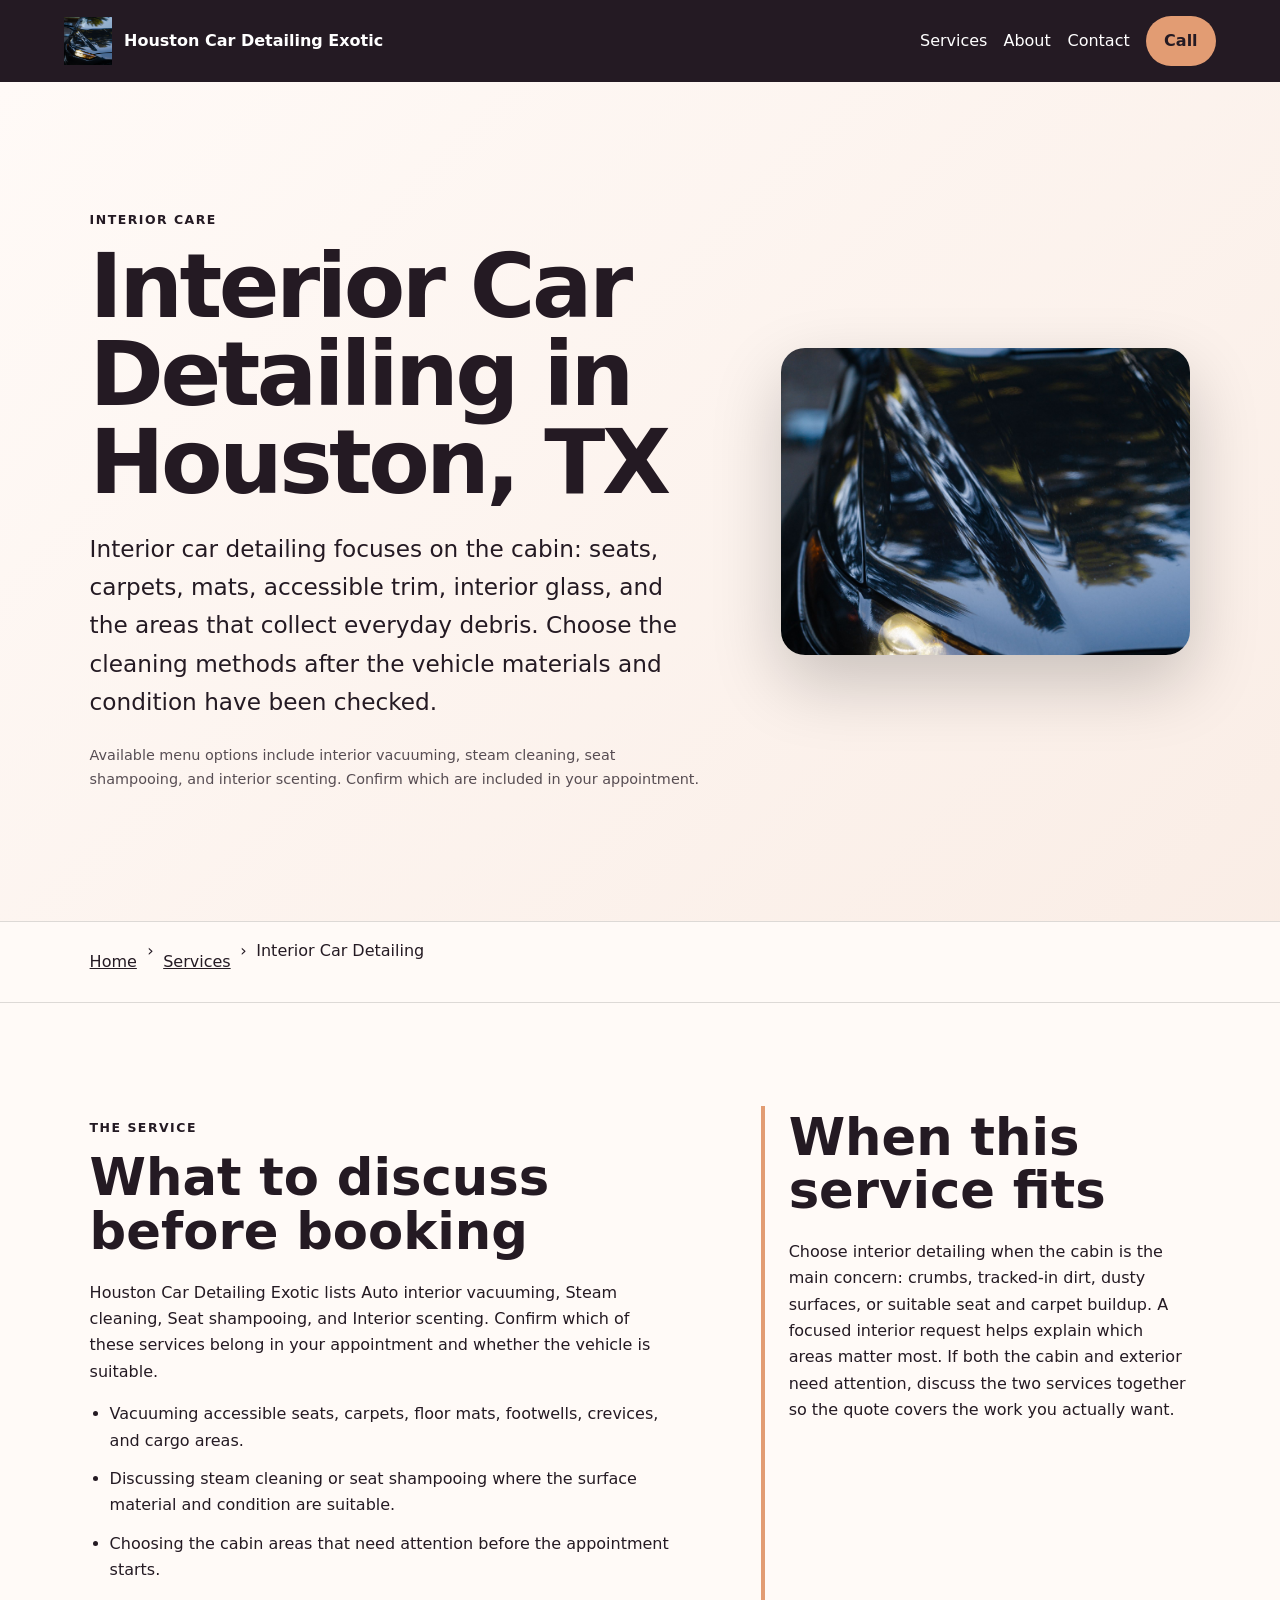
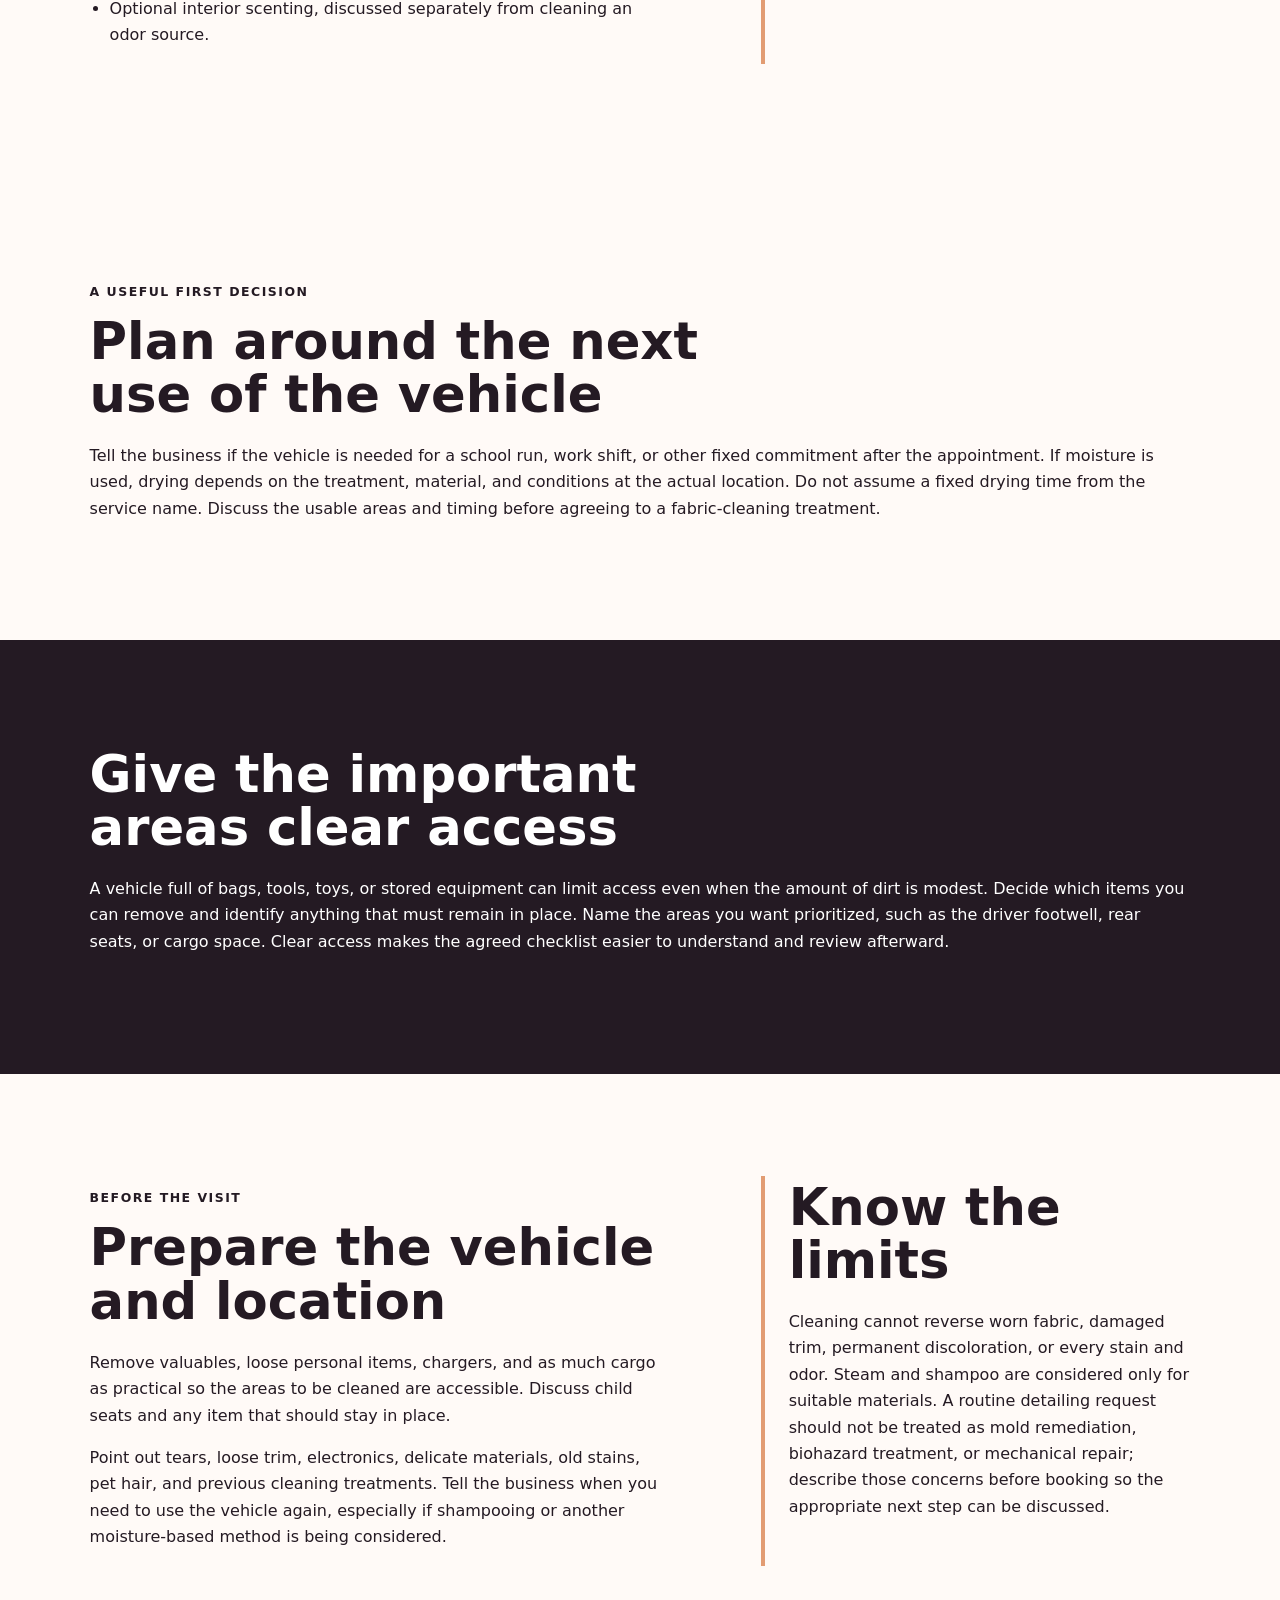
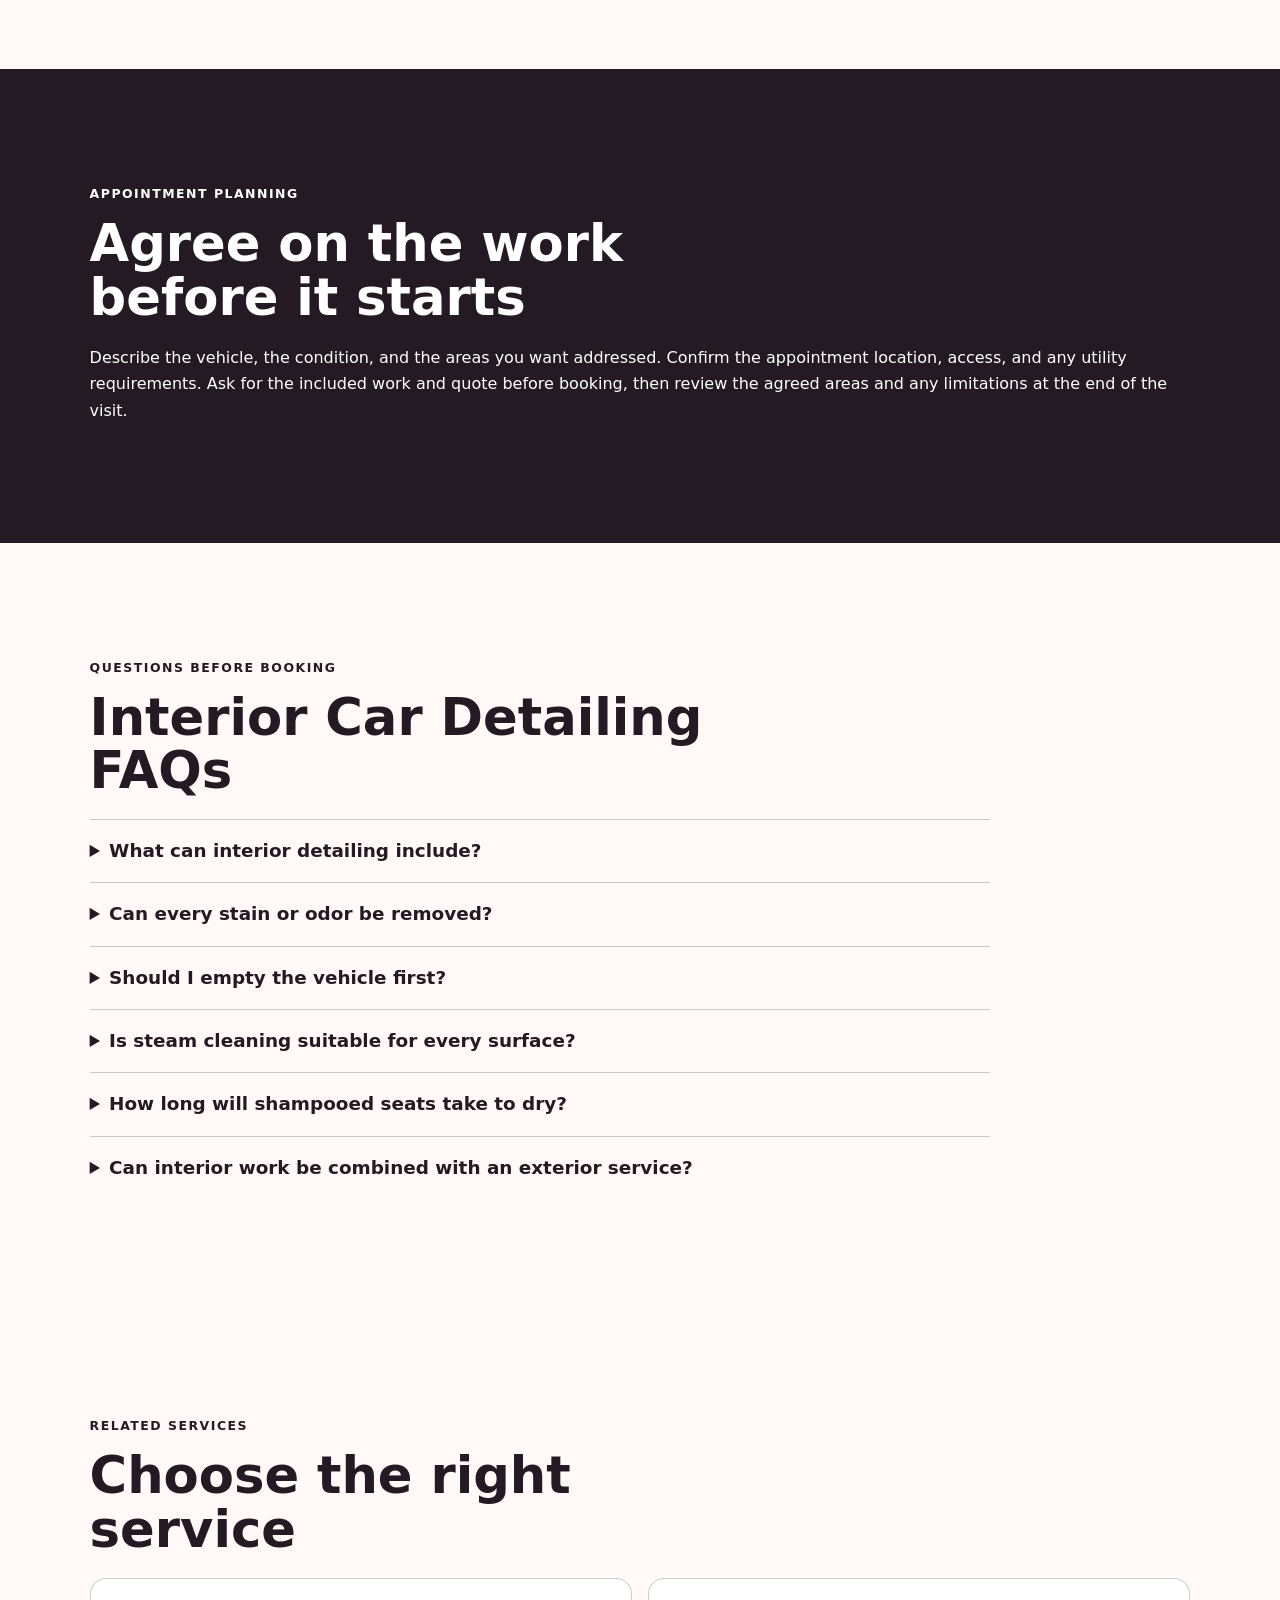
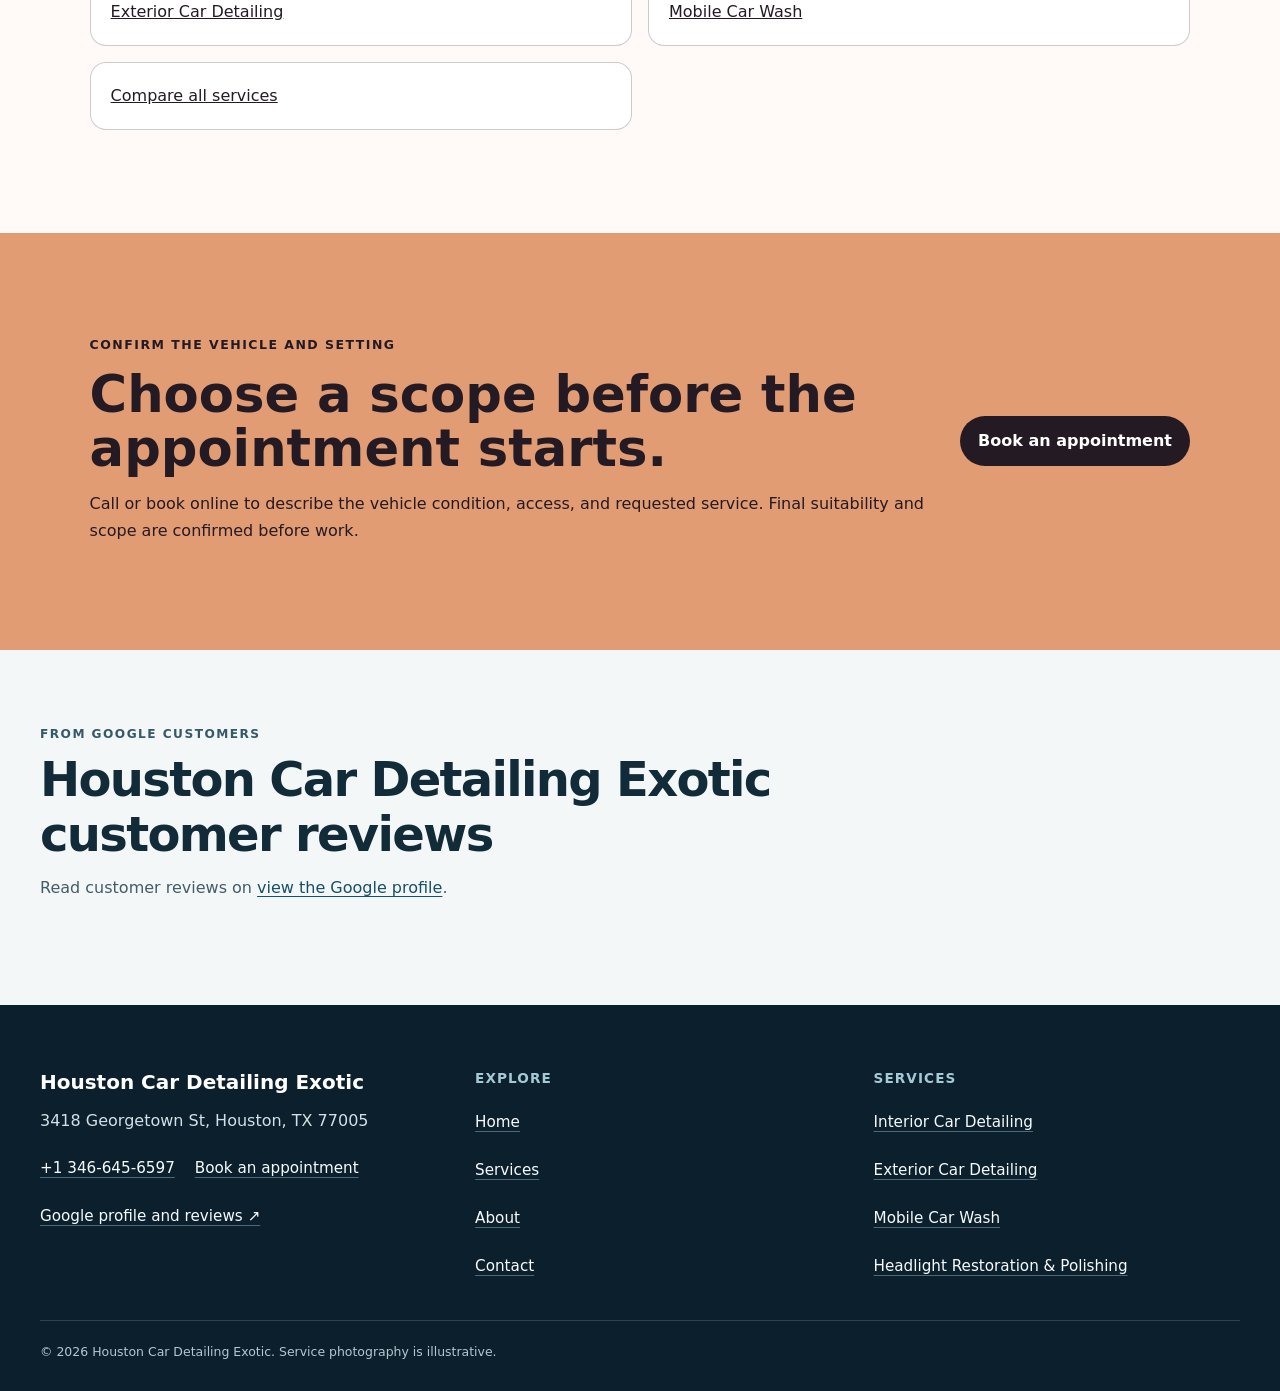
<file: services/interior-car-detailing/index.html>
<!doctype html>
<html lang="en"><head>
  <meta charset="utf-8"><meta name="viewport" content="width=device-width,initial-scale=1">
  <title>Interior Car Detailing in Houston, TX | Houston Car Detailing Exotic</title>
  <meta name="description" content="Plan interior car detailing with Houston Car Detailing Exotic in Houston: documented scope, vehicle preparation, access checks, and limitations.">
  <meta name="robots" content="index, follow, max-image-preview:large, max-snippet:-1">
  <link rel="canonical" href="https://houstoncardetailingexotic.shop/services/interior-car-detailing/">
  <meta property="og:type" content="website"><meta property="og:title" content="Interior Car Detailing in Houston, TX | Houston Car Detailing Exotic">
  <meta property="og:description" content="Plan interior car detailing with Houston Car Detailing Exotic in Houston: documented scope, vehicle preparation, access checks, and limitations."><meta property="og:url" content="https://houstoncardetailingexotic.shop/services/interior-car-detailing/">
  <meta property="og:image" content="https://houstoncardetailingexotic.shop/assets/hero-reflection.jpg"><meta name="twitter:card" content="summary_large_image">
  <link rel="icon" href="/assets/favicon.svg"><link rel="stylesheet" href="/seo-pages.css"><script type="application/ld+json">{
  "@context": "https://schema.org",
  "@graph": [
    {
      "@type": "BreadcrumbList",
      "@id": "https://houstoncardetailingexotic.shop/services/interior-car-detailing/#breadcrumb",
      "itemListElement": [
        {
          "@type": "ListItem",
          "position": 1,
          "name": "Home",
          "item": "https://houstoncardetailingexotic.shop/"
        },
        {
          "@type": "ListItem",
          "position": 2,
          "name": "Services",
          "item": "https://houstoncardetailingexotic.shop/services/"
        },
        {
          "@type": "ListItem",
          "position": 3,
          "name": "Interior Car Detailing",
          "item": "https://houstoncardetailingexotic.shop/services/interior-car-detailing/"
        }
      ]
    },
    {
      "@type": "WebPage",
      "@id": "https://houstoncardetailingexotic.shop/services/interior-car-detailing/#webpage",
      "url": "https://houstoncardetailingexotic.shop/services/interior-car-detailing/",
      "name": "Interior Car Detailing in Houston, TX | Houston Car Detailing Exotic",
      "description": "Plan interior car detailing with Houston Car Detailing Exotic in Houston: documented scope, vehicle preparation, access checks, and limitations.",
      "breadcrumb": {
        "@id": "https://houstoncardetailingexotic.shop/services/interior-car-detailing/#breadcrumb"
      },
      "isPartOf": {
        "@id": "https://houstoncardetailingexotic.shop/#website"
      },
      "about": {
        "@id": "https://houstoncardetailingexotic.shop/#business"
      }
    },
    {
      "@type": "Service",
      "@id": "https://houstoncardetailingexotic.shop/services/interior-car-detailing/#service",
      "name": "Interior Car Detailing",
      "serviceType": "interior car detailing",
      "url": "https://houstoncardetailingexotic.shop/services/interior-car-detailing/",
      "description": "Interior car detailing focuses on the cabin: visible debris, carpets, floor mats, seats, footwells, crevices, cargo areas, and suitable high-use surfaces.",
      "provider": {
        "@id": "https://houstoncardetailingexotic.shop/#business"
      },
      "areaServed": {
        "@type": "City",
        "name": "Houston"
      }
    },
    {
      "@type": "ImageObject",
      "@id": "https://houstoncardetailingexotic.shop/services/interior-car-detailing/#primaryimage",
      "contentUrl": "https://houstoncardetailingexotic.shop/assets/hero-reflection.jpg",
      "caption": "Illustrative detailing artwork for Houston Car Detailing Exotic",
      "representativeOfPage": true
    }
  ]
}</script>
<link rel="stylesheet" href="/portfolio-components.css">
</head><body style="--pilot-accent:#e29c73;--pilot-dark:#241a23;--pilot-paper:#fffaf7">
<a class="skip-link" href="#content">Skip to content</a>
<header class="pilot-header"><a class="pilot-brand" href="/"><img src="/assets/hero-reflection.jpg" width="48" height="48" alt=""><span>Houston Car Detailing Exotic</span></a>
<nav aria-label="Primary navigation"><a href="/services/">Services</a><a href="/about/">About</a><a href="/contact/">Contact</a><a class="pilot-call" href="tel:+13466456597">Call</a></nav></header>
<main id="content"><section class="pilot-hero"><div><p class="eyebrow">Interior care</p><h1>Interior Car Detailing in Houston, TX</h1><p class="pilot-answer">Interior car detailing focuses on the cabin: seats, carpets, mats, accessible trim, interior glass, and the areas that collect everyday debris. Choose the cleaning methods after the vehicle materials and condition have been checked.</p><p class="pilot-proof">Available menu options include interior vacuuming, steam cleaning, seat shampooing, and interior scenting. Confirm which are included in your appointment.</p></div><img alt="Illustrative detailing artwork for Houston Car Detailing Exotic" fetchpriority="high" height="720" src="/assets/hero-reflection.jpg" width="960"/></section>
<nav aria-label="Breadcrumb" class="breadcrumbs"><a href="/">Home</a><span>›</span><a href="/services/">Services</a><span>›</span><span>Interior Car Detailing</span></nav>
<section class="pilot-section pilot-grid"><div><p class="eyebrow">The service</p><h2>What to discuss before booking</h2><p>Houston Car Detailing Exotic lists Auto interior vacuuming, Steam cleaning, Seat shampooing, and Interior scenting. Confirm which of these services belong in your appointment and whether the vehicle is suitable.</p><ul class="checklist"><li>Vacuuming accessible seats, carpets, floor mats, footwells, crevices, and cargo areas.</li><li>Discussing steam cleaning or seat shampooing where the surface material and condition are suitable.</li><li>Choosing the cabin areas that need attention before the appointment starts.</li><li>Optional interior scenting, discussed separately from cleaning an odor source.</li></ul></div><aside><h2>When this service fits</h2><p>Choose interior detailing when the cabin is the main concern: crumbs, tracked-in dirt, dusty surfaces, or suitable seat and carpet buildup. A focused interior request helps explain which areas matter most. If both the cabin and exterior need attention, discuss the two services together so the quote covers the work you actually want.</p></aside></section>
<section class="pilot-section"><p class="eyebrow">A useful first decision</p><h2>Plan around the next use of the vehicle</h2><p>Tell the business if the vehicle is needed for a school run, work shift, or other fixed commitment after the appointment. If moisture is used, drying depends on the treatment, material, and conditions at the actual location. Do not assume a fixed drying time from the service name. Discuss the usable areas and timing before agreeing to a fabric-cleaning treatment.</p></section><section class="pilot-section tone"><h2>Give the important areas clear access</h2><p>A vehicle full of bags, tools, toys, or stored equipment can limit access even when the amount of dirt is modest. Decide which items you can remove and identify anything that must remain in place. Name the areas you want prioritized, such as the driver footwell, rear seats, or cargo space. Clear access makes the agreed checklist easier to understand and review afterward.</p></section>
<section class="pilot-section pilot-grid"><div><p class="eyebrow">Before the visit</p><h2>Prepare the vehicle and location</h2><p>Remove valuables, loose personal items, chargers, and as much cargo as practical so the areas to be cleaned are accessible. Discuss child seats and any item that should stay in place.</p><p>Point out tears, loose trim, electronics, delicate materials, old stains, pet hair, and previous cleaning treatments. Tell the business when you need to use the vehicle again, especially if shampooing or another moisture-based method is being considered.</p></div><aside><h2>Know the limits</h2><p>Cleaning cannot reverse worn fabric, damaged trim, permanent discoloration, or every stain and odor. Steam and shampoo are considered only for suitable materials. A routine detailing request should not be treated as mold remediation, biohazard treatment, or mechanical repair; describe those concerns before booking so the appropriate next step can be discussed.</p></aside></section>
<section class="pilot-section tone"><p class="eyebrow">Appointment planning</p><h2>Agree on the work before it starts</h2><p>Describe the vehicle, the condition, and the areas you want addressed. Confirm the appointment location, access, and any utility requirements. Ask for the included work and quote before booking, then review the agreed areas and any limitations at the end of the visit.</p></section>
<section class="pilot-section"><p class="eyebrow">Questions before booking</p><h2>Interior Car Detailing FAQs</h2><div class="faq-list"><details><summary>What can interior detailing include?</summary><p>The menu includes interior vacuuming, steam cleaning, seat shampooing, and interior scenting. The exact combination depends on the vehicle, the material, and the scope agreed before the visit; each method is not automatically included in every request.</p></details><details><summary>Can every stain or odor be removed?</summary><p>No result should be promised without assessing the material and cause. Old stains, prior treatments, permanent discoloration, and an inaccessible odor source can limit what cleaning achieves.</p></details><details><summary>Should I empty the vehicle first?</summary><p>Remove valuables and as many loose belongings as practical. Discuss child seats, cargo, and items that need to stay in place so access and priorities are clear.</p></details><details><summary>Is steam cleaning suitable for every surface?</summary><p>No. Steam is considered only for suitable materials and conditions. Tell the business about electronics, delicate trim, existing damage, and previous treatments before a method is agreed.</p></details><details><summary>How long will shampooed seats take to dry?</summary><p>There is no single drying time for every vehicle. The treatment, material, airflow, and appointment conditions matter. Explain when the vehicle must return to use and confirm drying expectations before booking.</p></details><details><summary>Can interior work be combined with an exterior service?</summary><p>Interior and exterior services are both on the menu. Ask for a combined quote and confirm the included work rather than assuming an exterior wash is part of every interior appointment.</p></details></div></section>
<section class="pilot-section related"><p class="eyebrow">Related services</p><h2>Choose the right service</h2><div class="related-links"><a href="/services/exterior-car-detailing/">Exterior Car Detailing</a><a href="/services/mobile-car-wash/">Mobile Car Wash</a><a href="/services/">Compare all services</a></div></section>
<section class="pilot-cta"><div><p class="eyebrow">Confirm the vehicle and setting</p><h2>Choose a scope before the appointment starts.</h2><p>Call or book online to describe the vehicle condition, access, and requested service. Final suitability and scope are confirmed before work.</p></div><a class="pilot-button" href="https://cal.com/sumitdatta/auto-detail-service">Book an appointment</a></section>
<!-- PORTFOLIO-REVIEWS:START --><section class="portfolio-reviews" aria-labelledby="portfolio-reviews-title"><div class="portfolio-reviews__heading"><div><p class="portfolio-reviews__kicker">From Google customers</p><h2 id="portfolio-reviews-title">Houston Car Detailing Exotic customer reviews</h2><p class="portfolio-reviews__intro">Read customer reviews on <a href="https://www.google.com/maps?cid=5498583064163304374" target="_blank" rel="noopener noreferrer">view the Google profile</a>.</p></div></div></section><!-- PORTFOLIO-REVIEWS:END -->
</main><footer class="portfolio-footer"><div class="portfolio-footer__grid"><div><strong class="portfolio-footer__name">Houston Car Detailing Exotic</strong><address>3418 Georgetown St, Houston, TX 77005</address><div class="portfolio-footer__contact"><a href="tel:+13466456597">+1 346-645-6597</a><a href="https://cal.com/sumitdatta/auto-detail-service">Book an appointment</a></div><a href="https://www.google.com/maps?cid=5498583064163304374" target="_blank" rel="noopener noreferrer">Google profile and reviews ↗</a></div><div><h2>Explore</h2><nav aria-label="Footer navigation"><a href="/">Home</a><a href="/services/">Services</a><a href="/about/">About</a><a href="/contact/">Contact</a></nav></div><div><h2>Services</h2><nav aria-label="Service pages"><a href="/services/interior-car-detailing/">Interior Car Detailing</a><a href="/services/exterior-car-detailing/">Exterior Car Detailing</a><a href="/services/mobile-car-wash/">Mobile Car Wash</a><a href="/services/headlight-restoration/">Headlight Restoration &amp; Polishing</a></nav></div></div><p class="portfolio-footer__bottom">© <span id="year">2026</span> Houston Car Detailing Exotic. Service photography is illustrative.</p></footer>
<script src="/portfolio-components.js" defer></script>
</body></html>
</file>
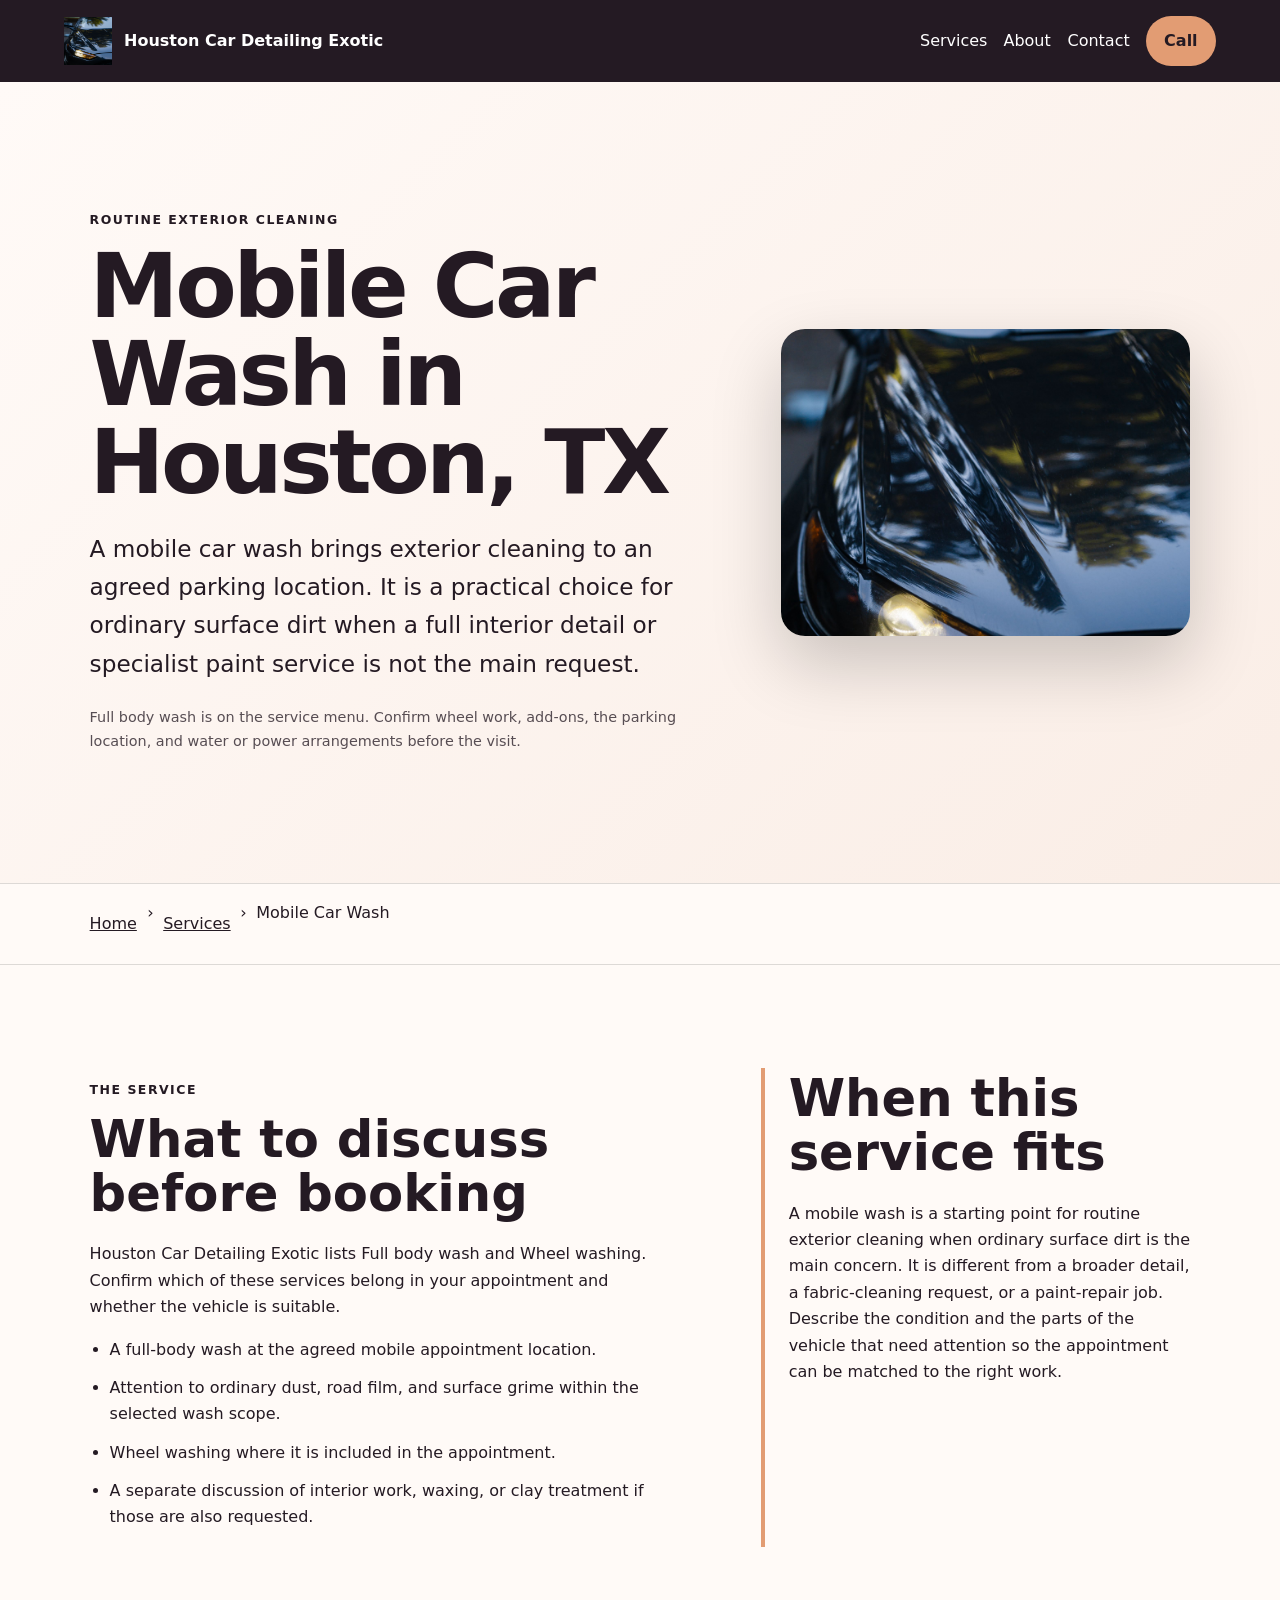
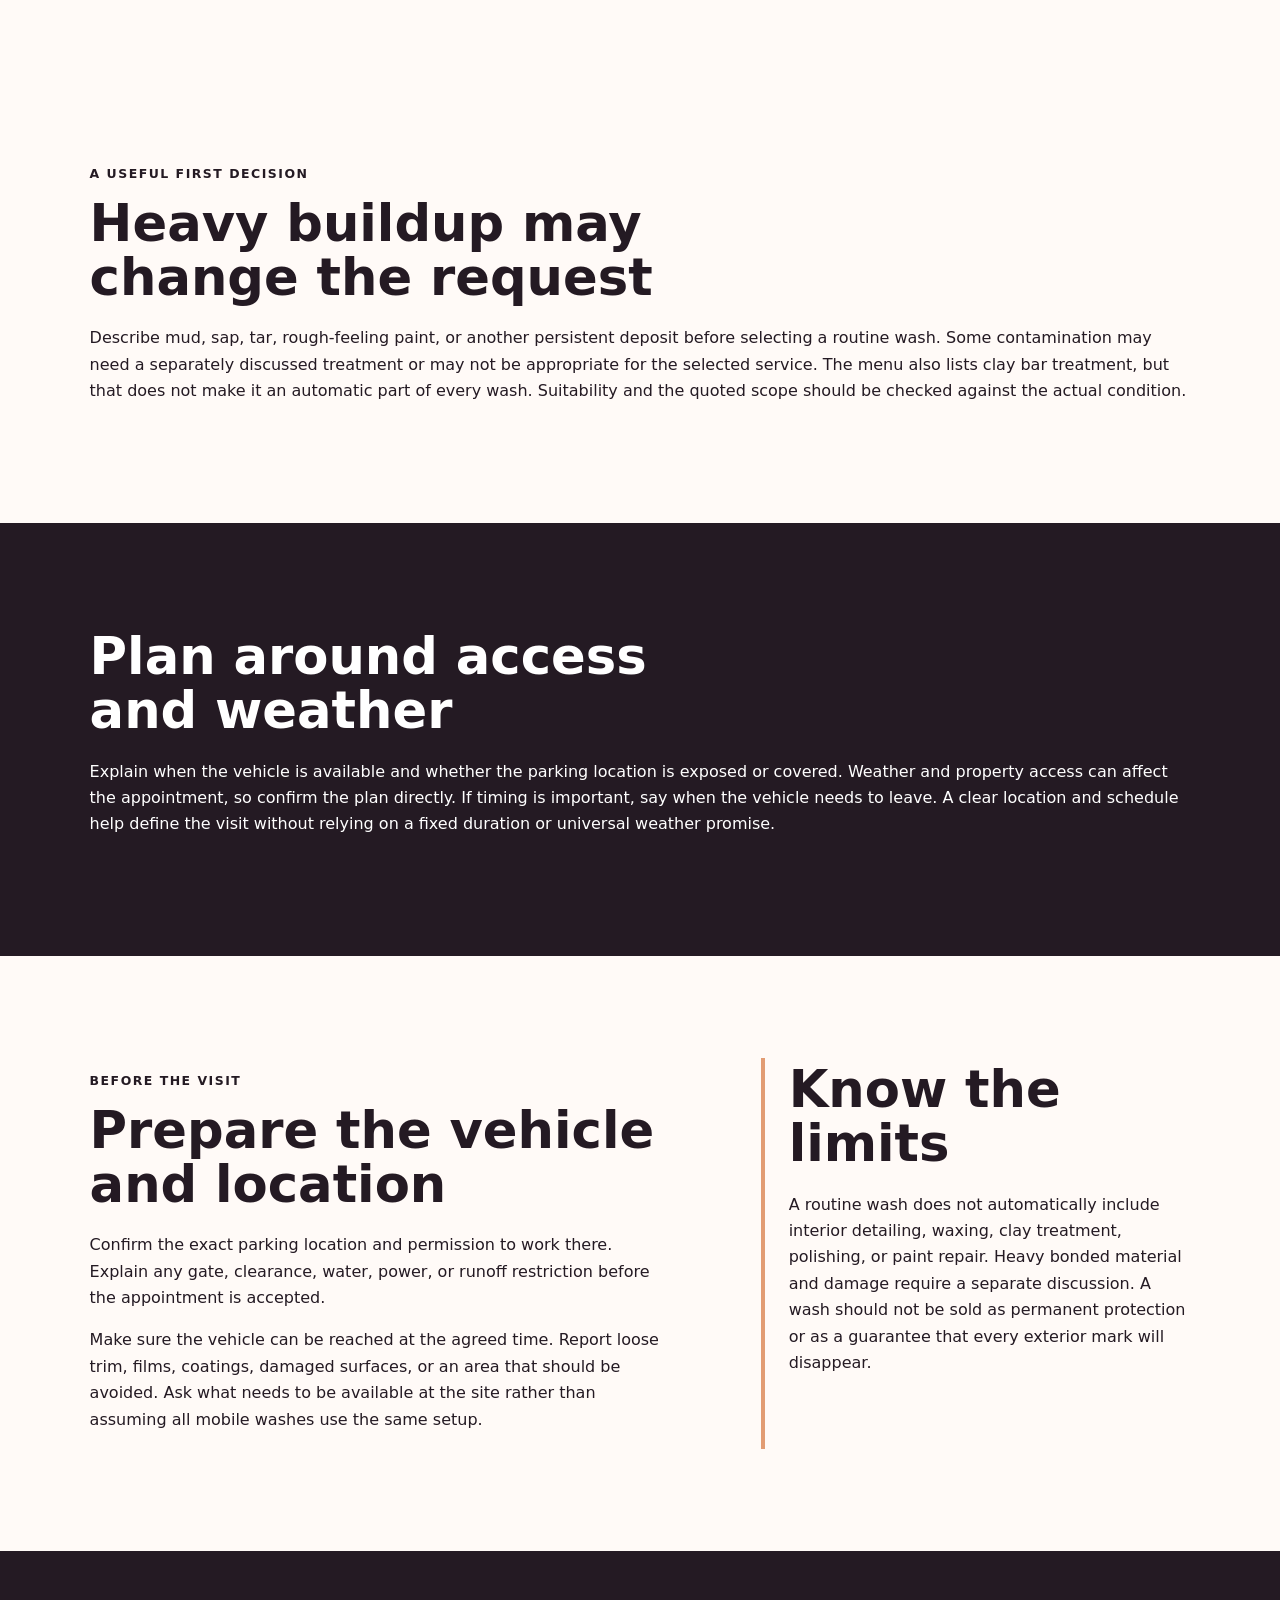
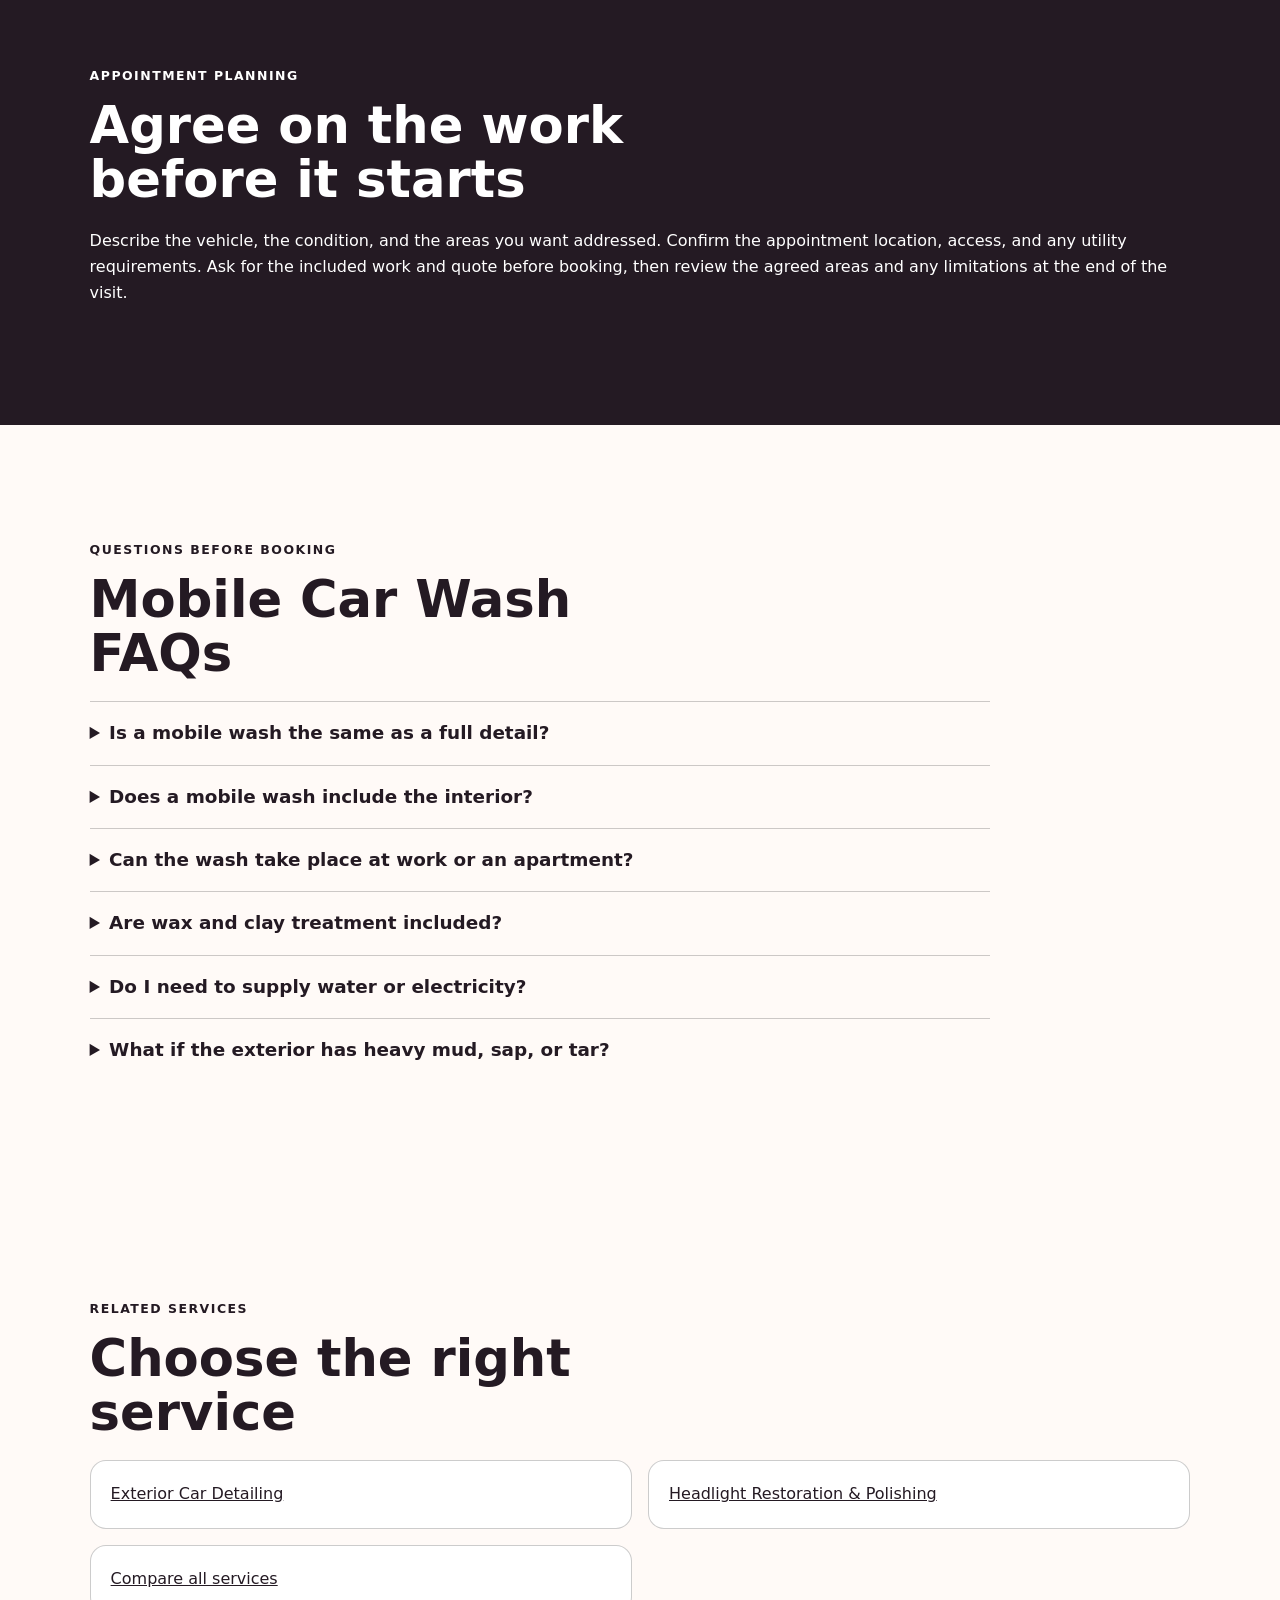
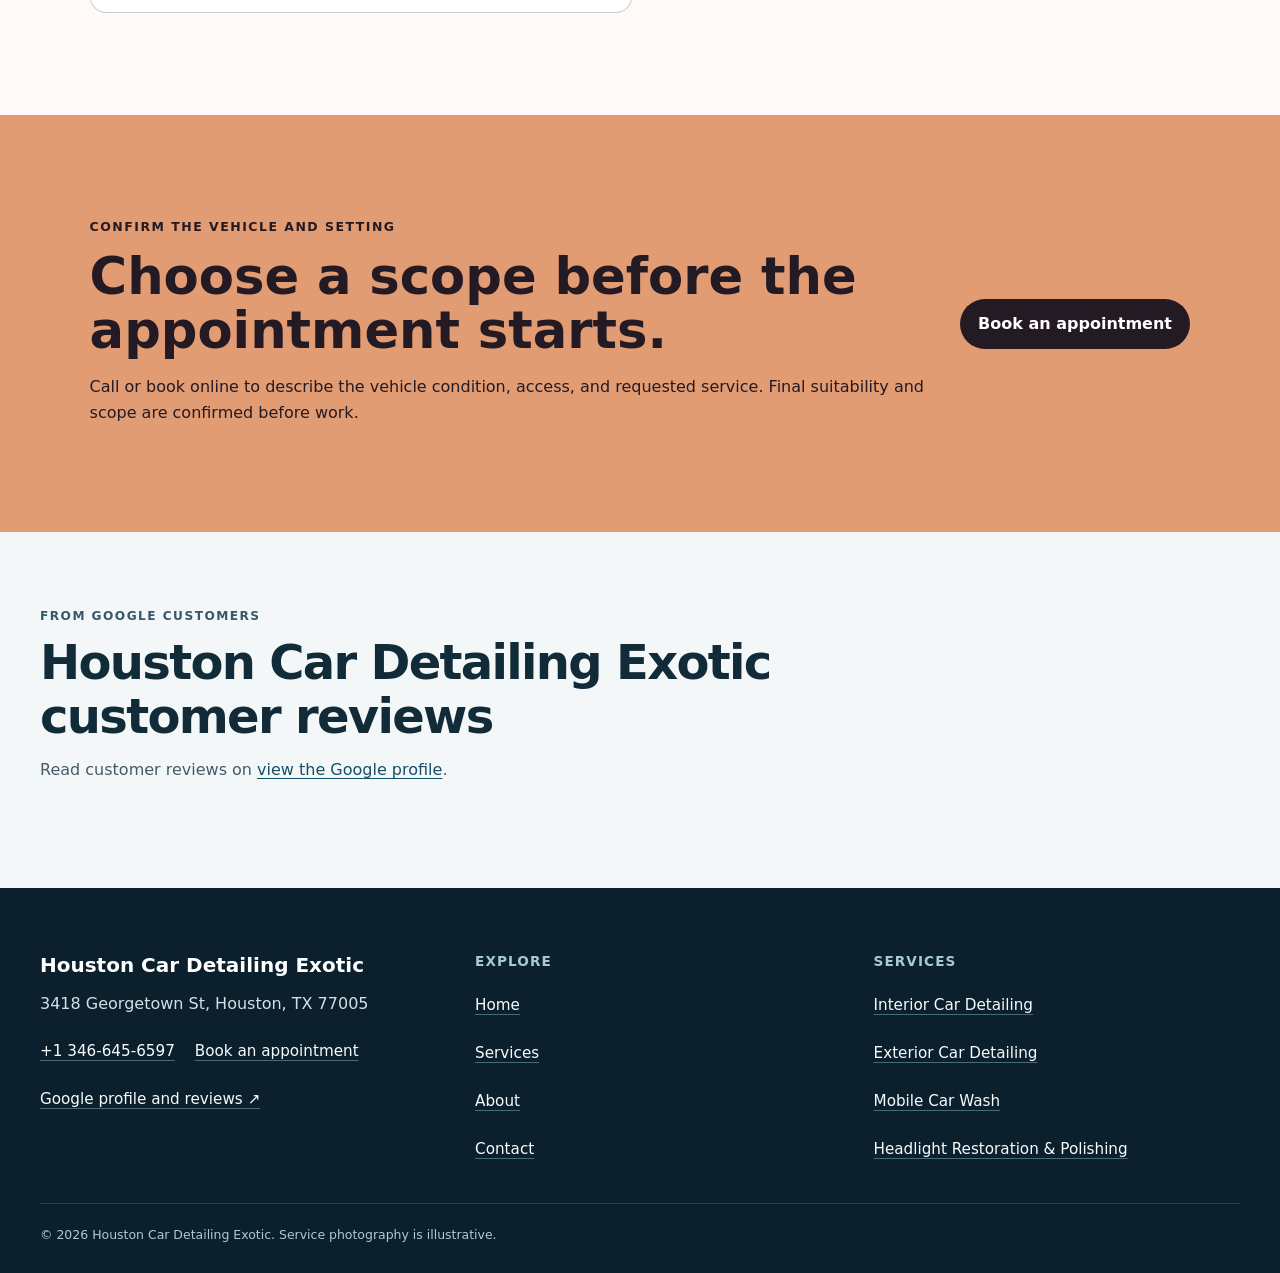
<file: services/mobile-car-wash/index.html>
<!doctype html>
<html lang="en"><head>
  <meta charset="utf-8"><meta name="viewport" content="width=device-width,initial-scale=1">
  <title>Mobile Car Wash in Houston, TX | Houston Car Detailing Exotic</title>
  <meta name="description" content="Plan mobile car wash with Houston Car Detailing Exotic in Houston: documented scope, vehicle preparation, access checks, and limitations.">
  <meta name="robots" content="index, follow, max-image-preview:large, max-snippet:-1">
  <link rel="canonical" href="https://houstoncardetailingexotic.shop/services/mobile-car-wash/">
  <meta property="og:type" content="website"><meta property="og:title" content="Mobile Car Wash in Houston, TX | Houston Car Detailing Exotic">
  <meta property="og:description" content="Plan mobile car wash with Houston Car Detailing Exotic in Houston: documented scope, vehicle preparation, access checks, and limitations."><meta property="og:url" content="https://houstoncardetailingexotic.shop/services/mobile-car-wash/">
  <meta property="og:image" content="https://houstoncardetailingexotic.shop/assets/hero-reflection.jpg"><meta name="twitter:card" content="summary_large_image">
  <link rel="icon" href="/assets/favicon.svg"><link rel="stylesheet" href="/seo-pages.css"><script type="application/ld+json">{
  "@context": "https://schema.org",
  "@graph": [
    {
      "@type": "BreadcrumbList",
      "@id": "https://houstoncardetailingexotic.shop/services/mobile-car-wash/#breadcrumb",
      "itemListElement": [
        {
          "@type": "ListItem",
          "position": 1,
          "name": "Home",
          "item": "https://houstoncardetailingexotic.shop/"
        },
        {
          "@type": "ListItem",
          "position": 2,
          "name": "Services",
          "item": "https://houstoncardetailingexotic.shop/services/"
        },
        {
          "@type": "ListItem",
          "position": 3,
          "name": "Mobile Car Wash",
          "item": "https://houstoncardetailingexotic.shop/services/mobile-car-wash/"
        }
      ]
    },
    {
      "@type": "WebPage",
      "@id": "https://houstoncardetailingexotic.shop/services/mobile-car-wash/#webpage",
      "url": "https://houstoncardetailingexotic.shop/services/mobile-car-wash/",
      "name": "Mobile Car Wash in Houston, TX | Houston Car Detailing Exotic",
      "description": "Plan mobile car wash with Houston Car Detailing Exotic in Houston: documented scope, vehicle preparation, access checks, and limitations.",
      "breadcrumb": {
        "@id": "https://houstoncardetailingexotic.shop/services/mobile-car-wash/#breadcrumb"
      },
      "isPartOf": {
        "@id": "https://houstoncardetailingexotic.shop/#website"
      },
      "about": {
        "@id": "https://houstoncardetailingexotic.shop/#business"
      }
    },
    {
      "@type": "Service",
      "@id": "https://houstoncardetailingexotic.shop/services/mobile-car-wash/#service",
      "name": "Mobile Car Wash",
      "serviceType": "mobile car wash",
      "url": "https://houstoncardetailingexotic.shop/services/mobile-car-wash/",
      "description": "A mobile car wash is the routine-cleaning option in the documented menu: a full-body wash brought to the agreed location, with wheel washing available when it is included in the appointment.",
      "provider": {
        "@id": "https://houstoncardetailingexotic.shop/#business"
      },
      "areaServed": {
        "@type": "City",
        "name": "Houston"
      }
    },
    {
      "@type": "ImageObject",
      "@id": "https://houstoncardetailingexotic.shop/services/mobile-car-wash/#primaryimage",
      "contentUrl": "https://houstoncardetailingexotic.shop/assets/hero-reflection.jpg",
      "caption": "Illustrative detailing artwork for Houston Car Detailing Exotic",
      "representativeOfPage": true
    }
  ]
}</script>
<link rel="stylesheet" href="/portfolio-components.css">
</head><body style="--pilot-accent:#e29c73;--pilot-dark:#241a23;--pilot-paper:#fffaf7">
<a class="skip-link" href="#content">Skip to content</a>
<header class="pilot-header"><a class="pilot-brand" href="/"><img src="/assets/hero-reflection.jpg" width="48" height="48" alt=""><span>Houston Car Detailing Exotic</span></a>
<nav aria-label="Primary navigation"><a href="/services/">Services</a><a href="/about/">About</a><a href="/contact/">Contact</a><a class="pilot-call" href="tel:+13466456597">Call</a></nav></header>
<main id="content"><section class="pilot-hero"><div><p class="eyebrow">Routine exterior cleaning</p><h1>Mobile Car Wash in Houston, TX</h1><p class="pilot-answer">A mobile car wash brings exterior cleaning to an agreed parking location. It is a practical choice for ordinary surface dirt when a full interior detail or specialist paint service is not the main request.</p><p class="pilot-proof">Full body wash is on the service menu. Confirm wheel work, add-ons, the parking location, and water or power arrangements before the visit.</p></div><img alt="Illustrative detailing artwork for Houston Car Detailing Exotic" fetchpriority="high" height="720" src="/assets/hero-reflection.jpg" width="960"/></section>
<nav aria-label="Breadcrumb" class="breadcrumbs"><a href="/">Home</a><span>›</span><a href="/services/">Services</a><span>›</span><span>Mobile Car Wash</span></nav>
<section class="pilot-section pilot-grid"><div><p class="eyebrow">The service</p><h2>What to discuss before booking</h2><p>Houston Car Detailing Exotic lists Full body wash and Wheel washing. Confirm which of these services belong in your appointment and whether the vehicle is suitable.</p><ul class="checklist"><li>A full-body wash at the agreed mobile appointment location.</li><li>Attention to ordinary dust, road film, and surface grime within the selected wash scope.</li><li>Wheel washing where it is included in the appointment.</li><li>A separate discussion of interior work, waxing, or clay treatment if those are also requested.</li></ul></div><aside><h2>When this service fits</h2><p>A mobile wash is a starting point for routine exterior cleaning when ordinary surface dirt is the main concern. It is different from a broader detail, a fabric-cleaning request, or a paint-repair job. Describe the condition and the parts of the vehicle that need attention so the appointment can be matched to the right work.</p></aside></section>
<section class="pilot-section"><p class="eyebrow">A useful first decision</p><h2>Heavy buildup may change the request</h2><p>Describe mud, sap, tar, rough-feeling paint, or another persistent deposit before selecting a routine wash. Some contamination may need a separately discussed treatment or may not be appropriate for the selected service. The menu also lists clay bar treatment, but that does not make it an automatic part of every wash. Suitability and the quoted scope should be checked against the actual condition.</p></section><section class="pilot-section tone"><h2>Plan around access and weather</h2><p>Explain when the vehicle is available and whether the parking location is exposed or covered. Weather and property access can affect the appointment, so confirm the plan directly. If timing is important, say when the vehicle needs to leave. A clear location and schedule help define the visit without relying on a fixed duration or universal weather promise.</p></section>
<section class="pilot-section pilot-grid"><div><p class="eyebrow">Before the visit</p><h2>Prepare the vehicle and location</h2><p>Confirm the exact parking location and permission to work there. Explain any gate, clearance, water, power, or runoff restriction before the appointment is accepted.</p><p>Make sure the vehicle can be reached at the agreed time. Report loose trim, films, coatings, damaged surfaces, or an area that should be avoided. Ask what needs to be available at the site rather than assuming all mobile washes use the same setup.</p></div><aside><h2>Know the limits</h2><p>A routine wash does not automatically include interior detailing, waxing, clay treatment, polishing, or paint repair. Heavy bonded material and damage require a separate discussion. A wash should not be sold as permanent protection or as a guarantee that every exterior mark will disappear.</p></aside></section>
<section class="pilot-section tone"><p class="eyebrow">Appointment planning</p><h2>Agree on the work before it starts</h2><p>Describe the vehicle, the condition, and the areas you want addressed. Confirm the appointment location, access, and any utility requirements. Ask for the included work and quote before booking, then review the agreed areas and any limitations at the end of the visit.</p></section>
<section class="pilot-section"><p class="eyebrow">Questions before booking</p><h2>Mobile Car Wash FAQs</h2><div class="faq-list"><details><summary>Is a mobile wash the same as a full detail?</summary><p>No. A mobile wash focuses on routine exterior cleaning. Interior detailing and other appearance treatments have their own scope and should be requested separately.</p></details><details><summary>Does a mobile wash include the interior?</summary><p>Not automatically. Interior vacuuming, steam cleaning, and seat shampooing are separate menu choices. Explain both interior and exterior needs if you want a combined appointment.</p></details><details><summary>Can the wash take place at work or an apartment?</summary><p>The location must allow the work and provide suitable access. Confirm property permission and any site restrictions before booking; the address alone does not establish approval.</p></details><details><summary>Are wax and clay treatment included?</summary><p>They are separately listed services. Ask whether either is appropriate and included in the quote rather than assuming a routine wash includes them.</p></details><details><summary>Do I need to supply water or electricity?</summary><p>Ask before booking and describe what is available at the location. The required utility setup is confirmed for the appointment rather than inferred from the phrase mobile wash.</p></details><details><summary>What if the exterior has heavy mud, sap, or tar?</summary><p>Describe it before the quote is agreed. Persistent buildup may need a different scope or separate assessment; ordinary washing should not imply removal of every type of contamination.</p></details></div></section>
<section class="pilot-section related"><p class="eyebrow">Related services</p><h2>Choose the right service</h2><div class="related-links"><a href="/services/exterior-car-detailing/">Exterior Car Detailing</a><a href="/services/headlight-restoration/">Headlight Restoration &amp; Polishing</a><a href="/services/">Compare all services</a></div></section>
<section class="pilot-cta"><div><p class="eyebrow">Confirm the vehicle and setting</p><h2>Choose a scope before the appointment starts.</h2><p>Call or book online to describe the vehicle condition, access, and requested service. Final suitability and scope are confirmed before work.</p></div><a class="pilot-button" href="https://cal.com/sumitdatta/auto-detail-service">Book an appointment</a></section>
<!-- PORTFOLIO-REVIEWS:START --><section class="portfolio-reviews" aria-labelledby="portfolio-reviews-title"><div class="portfolio-reviews__heading"><div><p class="portfolio-reviews__kicker">From Google customers</p><h2 id="portfolio-reviews-title">Houston Car Detailing Exotic customer reviews</h2><p class="portfolio-reviews__intro">Read customer reviews on <a href="https://www.google.com/maps?cid=5498583064163304374" target="_blank" rel="noopener noreferrer">view the Google profile</a>.</p></div></div></section><!-- PORTFOLIO-REVIEWS:END -->
</main><footer class="portfolio-footer"><div class="portfolio-footer__grid"><div><strong class="portfolio-footer__name">Houston Car Detailing Exotic</strong><address>3418 Georgetown St, Houston, TX 77005</address><div class="portfolio-footer__contact"><a href="tel:+13466456597">+1 346-645-6597</a><a href="https://cal.com/sumitdatta/auto-detail-service">Book an appointment</a></div><a href="https://www.google.com/maps?cid=5498583064163304374" target="_blank" rel="noopener noreferrer">Google profile and reviews ↗</a></div><div><h2>Explore</h2><nav aria-label="Footer navigation"><a href="/">Home</a><a href="/services/">Services</a><a href="/about/">About</a><a href="/contact/">Contact</a></nav></div><div><h2>Services</h2><nav aria-label="Service pages"><a href="/services/interior-car-detailing/">Interior Car Detailing</a><a href="/services/exterior-car-detailing/">Exterior Car Detailing</a><a href="/services/mobile-car-wash/">Mobile Car Wash</a><a href="/services/headlight-restoration/">Headlight Restoration &amp; Polishing</a></nav></div></div><p class="portfolio-footer__bottom">© <span id="year">2026</span> Houston Car Detailing Exotic. Service photography is illustrative.</p></footer>
<script src="/portfolio-components.js" defer></script>
</body></html>
</file>
<file: styles.css>
:root {
  --night: #07111d;
  --night-2: #0d1c2d;
  --night-3: #14273a;
  --pearl: #f3f7f8;
  --white: #ffffff;
  --ink: #112333;
  --muted: #5a6973;
  --chrome: #afc5cc;
  --cyan: #52d8e8;
  --violet: #a96cff;
  --amber: #ffd166;
  --line-light: rgba(255, 255, 255, 0.14);
  --line-dark: rgba(17, 35, 51, 0.15);
  --shadow: 0 26px 70px rgba(7, 17, 29, 0.18);
  --display: "Syne", "Arial Black", sans-serif;
  --body: "Manrope", Arial, sans-serif;
  --mono: "IBM Plex Mono", monospace;
  --shell: min(1180px, calc(100vw - 48px));
}

* {
  box-sizing: border-box;
}

html {
  scroll-behavior: smooth;
}

body {
  margin: 0;
  overflow-x: hidden;
  color: var(--ink);
  background: var(--pearl);
  font-family: var(--body);
  line-height: 1.6;
  -webkit-font-smoothing: antialiased;
}

body.menu-open {
  overflow: hidden;
}

img {
  display: block;
  max-width: 100%;
}

a {
  color: inherit;
}

button {
  color: inherit;
  font: inherit;
}

a:focus-visible,
button:focus-visible,
summary:focus-visible {
  outline: 3px solid var(--amber);
  outline-offset: 4px;
}

.sr-only {
  position: absolute;
  width: 1px;
  height: 1px;
  padding: 0;
  margin: -1px;
  overflow: hidden;
  clip: rect(0, 0, 0, 0);
  white-space: nowrap;
  border: 0;
}

.skip-link {
  position: fixed;
  z-index: 200;
  top: -90px;
  left: 12px;
  padding: 10px 16px;
  color: var(--night);
  background: var(--amber);
  font-weight: 800;
  transition: top 160ms ease;
}

.skip-link:focus {
  top: 12px;
}

.section-shell {
  width: var(--shell);
  margin-inline: auto;
}

.site-header {
  position: absolute;
  z-index: 50;
  top: 18px;
  left: 50%;
  display: flex;
  align-items: center;
  justify-content: space-between;
  width: var(--shell);
  min-height: 78px;
  padding: 10px 12px 10px 16px;
  color: var(--white);
  border: 1px solid rgba(255, 255, 255, 0.15);
  background: rgba(7, 17, 29, 0.96);
  box-shadow: 0 18px 50px rgba(0, 0, 0, 0.28);
  backdrop-filter: blur(16px) saturate(125%);
  -webkit-backdrop-filter: blur(16px) saturate(125%);
  transform: translateX(-50%);
}

.brand {
  display: inline-flex;
  align-items: center;
  gap: 13px;
  text-decoration: none;
}

.brand img {
  width: 52px;
  height: 52px;
}

.brand-copy {
  display: grid;
  line-height: 1;
}

.brand-copy strong {
  font-family: var(--display);
  font-size: 1.2rem;
  font-weight: 800;
  letter-spacing: -0.04em;
  text-transform: uppercase;
}

.brand-copy small {
  margin-top: 8px;
  color: var(--chrome);
  font-family: var(--mono);
  font-size: 0.57rem;
  letter-spacing: 0.06em;
  text-transform: uppercase;
}

.site-nav {
  display: flex;
  align-items: center;
  gap: 28px;
}

.site-nav > a {
  position: relative;
  font-size: 0.77rem;
  font-weight: 700;
  letter-spacing: 0.06em;
  text-decoration: none;
  text-transform: uppercase;
}

.site-nav > a::after {
  position: absolute;
  right: 0;
  bottom: -7px;
  left: 0;
  height: 2px;
  background: linear-gradient(90deg, var(--cyan), var(--violet));
  content: "";
  transform: scaleX(0);
  transform-origin: right;
  transition: transform 180ms ease;
}

.site-nav > a:hover::after {
  transform: scaleX(1);
  transform-origin: left;
}

.nav-actions {
  display: flex;
  gap: 8px;
}

.menu-toggle {
  display: none;
}

.button {
  display: inline-flex;
  align-items: center;
  justify-content: center;
  min-height: 56px;
  padding: 11px 19px;
  border: 1px solid transparent;
  text-decoration: none;
  transition: transform 180ms ease, background 180ms ease, color 180ms ease, box-shadow 180ms ease;
}

.button:hover {
  transform: translateY(-2px);
}

.button span,
.button strong {
  display: block;
}

.button-large {
  display: grid;
  min-width: 232px;
  min-height: 64px;
  line-height: 1.2;
}

.button-large span {
  font-size: 0.66rem;
  font-weight: 800;
  letter-spacing: 0.07em;
  text-transform: uppercase;
}

.button-large strong {
  margin-top: 4px;
  font-family: var(--mono);
  font-size: 0.89rem;
}

.button-small {
  min-height: 43px;
  padding: 8px 13px;
  font-family: var(--mono);
  font-size: 0.67rem;
  font-weight: 700;
}

.button-call {
  color: var(--night);
  background: var(--amber);
  box-shadow: 0 14px 34px rgba(255, 209, 102, 0.2);
}

.button-call:hover {
  background: #ffe49b;
}

.button-book {
  color: var(--white);
  border-color: rgba(255, 255, 255, 0.6);
  background: rgba(255, 255, 255, 0.03);
}

.button-book:hover {
  color: var(--night);
  background: var(--white);
}

.button-book.light {
  border-color: rgba(255, 255, 255, 0.72);
}

.hero {
  position: relative;
  display: grid;
  grid-template-columns: minmax(0, 0.92fr) minmax(420px, 1.08fr);
  min-height: 850px;
  overflow: hidden;
  color: var(--white);
  background:
    radial-gradient(circle at 18% 72%, rgba(82, 216, 232, 0.11), transparent 25%),
    radial-gradient(circle at 54% 15%, rgba(169, 108, 255, 0.1), transparent 24%),
    var(--night);
}

.hero::before {
  position: absolute;
  inset: 0;
  background-image:
    linear-gradient(rgba(255, 255, 255, 0.025) 1px, transparent 1px),
    linear-gradient(90deg, rgba(255, 255, 255, 0.025) 1px, transparent 1px);
  background-size: 56px 56px;
  content: "";
  mask-image: linear-gradient(90deg, black, transparent 72%);
}

.hero-copy {
  position: relative;
  z-index: 4;
  align-self: center;
  width: min(700px, calc(100vw - 48px));
  padding: 170px 3vw 105px max(24px, calc((100vw - 1180px) / 2));
}

.eyebrow,
.section-label,
.service-code {
  margin: 0 0 24px;
  color: var(--cyan);
  font-family: var(--mono);
  font-size: 0.68rem;
  font-weight: 600;
  letter-spacing: 0.11em;
  text-transform: uppercase;
}

.eyebrow span {
  margin-inline: 8px;
  color: var(--violet);
}

.eyebrow.dark,
.section-label,
.service-code {
  color: #197d8e;
}

h1,
h2,
h3 {
  margin-top: 0;
  font-family: var(--display);
  line-height: 0.98;
  letter-spacing: -0.055em;
}

h1 {
  max-width: 760px;
  margin-bottom: 30px;
  font-size: clamp(4rem, 6.9vw, 7.2rem);
  font-weight: 700;
}

h1 em,
h2 em {
  color: transparent;
  font-style: normal;
  -webkit-text-stroke: 1.5px rgba(255, 255, 255, 0.78);
}

.hero-lede {
  max-width: 620px;
  margin: 0;
  color: rgba(255, 255, 255, 0.72);
  font-size: clamp(1rem, 1.45vw, 1.18rem);
}

.action-pair {
  display: flex;
  flex-wrap: wrap;
  gap: 11px;
  margin-top: 36px;
}

.action-pair.centered {
  justify-content: center;
}

.scope-list {
  display: flex;
  flex-wrap: wrap;
  gap: 12px 24px;
  margin: 28px 0 0;
  padding: 0;
  color: var(--chrome);
  font-family: var(--mono);
  font-size: 0.66rem;
  letter-spacing: 0.04em;
  list-style: none;
  text-transform: uppercase;
}

.scope-list li::before {
  margin-right: 8px;
  color: var(--amber);
  content: "◆";
  font-size: 0.55rem;
}

.hero-art {
  position: relative;
  z-index: 2;
  min-height: 850px;
  overflow: hidden;
  clip-path: polygon(18% 0, 100% 0, 100% 100%, 0 100%);
  background: var(--night-2);
}

.hero-art::before,
.hero-art::after {
  position: absolute;
  z-index: 2;
  inset: 0;
  background: url("/assets/hero-reflection.jpg") 48% 50% / cover no-repeat;
  content: "";
  pointer-events: none;
}

.hero-art::before {
  clip-path: polygon(22% 0, 30% 0, 67% 100%, 58% 100%);
  filter: saturate(1.25) hue-rotate(18deg);
  opacity: 0.5;
  transform: translateX(-9px);
}

.hero-art::after {
  clip-path: polygon(57% 0, 62% 0, 84% 100%, 78% 100%);
  filter: saturate(1.6) hue-rotate(235deg);
  opacity: 0.38;
  transform: translateX(8px);
}

.hero-art > img {
  width: 100%;
  height: 100%;
  min-height: 850px;
  object-fit: cover;
  object-position: 48% 50%;
  filter: contrast(1.05) saturate(0.85);
}

.hero-art > .prism-slice {
  position: absolute;
  z-index: 3;
  top: 0;
  bottom: 0;
  width: 3px;
  box-shadow: 0 0 25px currentColor;
  opacity: 0.7;
  transform: rotate(-14deg) scaleY(1.15);
}

.prism-slice-cyan {
  left: 33%;
  color: var(--cyan);
  background: var(--cyan);
}

.prism-slice-violet {
  left: 64%;
  color: var(--violet);
  background: var(--violet);
}

.hero-note {
  position: absolute;
  z-index: 4;
  right: 34px;
  bottom: 42px;
  display: grid;
  max-width: 255px;
  padding: 17px 19px;
  color: var(--white);
  border-top: 3px solid var(--amber);
  background: rgba(7, 17, 29, 0.82);
  backdrop-filter: blur(12px);
}

.hero-note small {
  color: var(--cyan);
  font-family: var(--mono);
  font-size: 0.61rem;
  letter-spacing: 0.08em;
  text-transform: uppercase;
}

.hero-note strong {
  margin-top: 5px;
  font-family: var(--display);
  font-size: 1.06rem;
}

.spectrum-rail {
  position: absolute;
  z-index: 7;
  right: 0;
  bottom: 0;
  left: 0;
  height: 4px;
  overflow: hidden;
  background: rgba(255, 255, 255, 0.08);
}

.spectrum-rail span {
  display: block;
  width: 32%;
  height: 100%;
  background: linear-gradient(90deg, transparent, var(--cyan), var(--white), var(--violet), var(--amber), transparent);
  filter: blur(0.2px);
  animation: spectrum 6s ease-in-out infinite alternate;
}

@keyframes spectrum {
  from { transform: translateX(-20%); }
  to { transform: translateX(280%); }
}

.manifesto {
  display: grid;
  grid-template-columns: 0.48fr 1.52fr;
  gap: 70px;
  padding-block: 145px;
}

.manifesto-copy h2 {
  max-width: 920px;
  margin-bottom: 38px;
  font-size: clamp(3.2rem, 6.2vw, 6.5rem);
  font-weight: 700;
}

.manifesto-copy h2 em {
  color: #197d8e;
  -webkit-text-stroke: 0;
}

.manifesto-copy p {
  max-width: 690px;
  margin: 0 0 0 auto;
  color: var(--muted);
  font-size: 1.1rem;
}

.services {
  padding-bottom: 150px;
}

.section-heading {
  display: grid;
  grid-template-columns: 1.35fr 0.65fr;
  gap: 80px;
  align-items: end;
  padding-bottom: 50px;
  border-bottom: 1px solid var(--line-dark);
}

.section-heading h2 {
  max-width: 780px;
  margin: 0;
  font-size: clamp(3rem, 5vw, 5.4rem);
}

.section-heading > p {
  margin: 0;
  color: var(--muted);
}

.service-grid {
  display: grid;
  grid-template-columns: repeat(2, 1fr);
  gap: 20px;
  margin-top: 24px;
}

.service-card {
  display: grid;
  min-height: 610px;
  overflow: hidden;
  border: 1px solid rgba(17, 35, 51, 0.08);
  background: var(--white);
  box-shadow: 0 12px 45px rgba(17, 35, 51, 0.07);
}

.service-card-wide {
  grid-column: 1 / -1;
  grid-template-columns: 1.28fr 0.72fr;
  min-height: 540px;
}

.service-image {
  position: relative;
  min-height: 330px;
  overflow: hidden;
}

.service-image img {
  width: 100%;
  height: 100%;
  object-fit: cover;
  transition: transform 650ms cubic-bezier(0.2, 0.8, 0.2, 1);
}

.service-card:hover .service-image img {
  transform: scale(1.035);
}

.service-image::after {
  position: absolute;
  inset: auto 0 0;
  height: 42%;
  background: linear-gradient(transparent, rgba(7, 17, 29, 0.58));
  content: "";
}

.service-image span {
  position: absolute;
  z-index: 2;
  right: 18px;
  bottom: 16px;
  color: var(--white);
  font-family: var(--mono);
  font-size: 0.62rem;
  letter-spacing: 0.08em;
  text-transform: uppercase;
}

.service-copy {
  padding: 40px;
}

.service-copy h3 {
  margin-bottom: 19px;
  font-size: clamp(2.1rem, 3vw, 3.5rem);
}

.service-copy > p:not(.service-code) {
  color: var(--muted);
}

.service-copy ul {
  display: grid;
  gap: 12px;
  margin: 25px 0 0;
  padding: 23px 0 0;
  border-top: 1px solid var(--line-dark);
  list-style: none;
}

.service-copy li {
  display: flex;
  align-items: center;
  gap: 11px;
  font-size: 0.9rem;
  font-weight: 600;
}

.service-copy li::before {
  width: 7px;
  height: 7px;
  background: linear-gradient(135deg, var(--cyan), var(--violet));
  content: "";
  transform: rotate(45deg);
}

.stock-note {
  margin: 21px 0 0;
  color: #73818a;
  font-family: var(--mono);
  font-size: 0.64rem;
}

.mid-cta {
  position: relative;
  display: flex;
  align-items: center;
  justify-content: space-between;
  gap: 60px;
  overflow: hidden;
  padding: 78px max(24px, calc((100vw - 1180px) / 2));
  color: var(--white);
  background: var(--night-2);
}

.mid-cta > *:not(.mid-cta-cut) {
  position: relative;
  z-index: 2;
}

.mid-cta-cut {
  position: absolute;
  top: -110%;
  left: 42%;
  width: 22%;
  height: 320%;
  border-inline: 1px solid rgba(82, 216, 232, 0.34);
  background: linear-gradient(90deg, transparent, rgba(82, 216, 232, 0.1), rgba(169, 108, 255, 0.12), transparent);
  transform: rotate(18deg);
}

.mid-cta h2 {
  max-width: 640px;
  margin: 0;
  font-size: clamp(2.8rem, 4.8vw, 5.2rem);
}

.mid-cta .action-pair {
  flex: 0 0 auto;
  margin-top: 0;
}

.process {
  display: grid;
  grid-template-columns: 0.92fr 1.08fr;
  min-height: 820px;
  color: var(--white);
  background: var(--night);
}

.process-media {
  position: relative;
  min-height: 760px;
  overflow: hidden;
}

.process-media::after {
  position: absolute;
  inset: 0;
  background: linear-gradient(90deg, transparent 70%, var(--night)), linear-gradient(0deg, rgba(7, 17, 29, 0.7), transparent 45%);
  content: "";
}

.process-media img {
  width: 100%;
  height: 100%;
  object-fit: cover;
}

.process-media-label {
  position: absolute;
  z-index: 2;
  bottom: 28px;
  left: 28px;
  display: grid;
  padding-left: 15px;
  border-left: 3px solid var(--cyan);
}

.process-media-label span {
  font-family: var(--mono);
  font-size: 0.67rem;
  letter-spacing: 0.08em;
  text-transform: uppercase;
}

.process-media-label small {
  color: rgba(255, 255, 255, 0.55);
}

.process-copy {
  align-self: center;
  max-width: 760px;
  padding: 100px max(24px, calc((100vw - 1180px) / 2)) 100px 7vw;
}

.process-copy h2 {
  margin-bottom: 50px;
  font-size: clamp(3rem, 5.1vw, 5.6rem);
}

.process-copy ol {
  display: grid;
  gap: 0;
  margin: 0;
  padding: 0;
  list-style: none;
}

.process-copy li {
  display: grid;
  grid-template-columns: 60px 1fr;
  gap: 22px;
  padding: 26px 0;
  border-top: 1px solid var(--line-light);
}

.process-copy li:last-child {
  border-bottom: 1px solid var(--line-light);
}

.process-copy li > span {
  color: var(--cyan);
  font-family: var(--mono);
  font-size: 0.69rem;
}

.process-copy h3 {
  margin-bottom: 8px;
  font-size: 1.55rem;
  letter-spacing: -0.035em;
}

.process-copy li p {
  margin: 0;
  color: rgba(255, 255, 255, 0.62);
}

.inspection {
  padding-block: 145px;
}

.inspection-heading {
  display: grid;
  grid-template-columns: 0.48fr 1.52fr;
  gap: 70px;
  margin-bottom: 58px;
}

.inspection-heading h2 {
  max-width: 820px;
  margin: 0;
  font-size: clamp(3.1rem, 5.6vw, 6rem);
}

.inspection-grid {
  display: grid;
  grid-template-columns: 1.05fr 0.95fr;
  gap: 22px;
}

.inspection-photo {
  position: relative;
  min-height: 620px;
  overflow: hidden;
  background: var(--night);
}

.inspection-photo img {
  width: 100%;
  height: 100%;
  min-height: 620px;
  object-fit: cover;
}

.inspection-photo p {
  position: absolute;
  right: 20px;
  bottom: 18px;
  left: 20px;
  margin: 0;
  padding: 13px 15px;
  color: var(--white);
  background: rgba(7, 17, 29, 0.78);
  font-family: var(--mono);
  font-size: 0.65rem;
  text-transform: uppercase;
}

.inspection-list {
  display: grid;
  margin: 0;
  padding: 0;
  border-top: 1px solid var(--line-dark);
  list-style: none;
}

.inspection-list li {
  display: grid;
  grid-template-columns: 60px 1fr;
  align-items: center;
  gap: 20px;
  padding: 31px 20px;
  border-bottom: 1px solid var(--line-dark);
}

.inspection-list li > span {
  color: #197d8e;
  font-family: var(--mono);
  font-size: 0.68rem;
}

.inspection-list li div {
  display: grid;
}

.inspection-list strong {
  font-family: var(--display);
  font-size: 1.45rem;
  letter-spacing: -0.035em;
}

.inspection-list small {
  margin-top: 5px;
  color: var(--muted);
}

.questions {
  display: grid;
  grid-template-columns: 0.73fr 1.27fr;
  gap: 90px;
  padding-bottom: 150px;
}

.questions-heading {
  position: sticky;
  top: 40px;
  align-self: start;
}

.questions-heading h2 {
  max-width: 520px;
  font-size: clamp(3rem, 4.8vw, 5rem);
}

.accordion {
  border-top: 1px solid var(--line-dark);
}

.accordion details {
  border-bottom: 1px solid var(--line-dark);
}

.accordion summary {
  display: flex;
  align-items: center;
  justify-content: space-between;
  gap: 30px;
  padding: 27px 0;
  cursor: pointer;
  font-family: var(--display);
  font-size: 1.34rem;
  font-weight: 700;
  letter-spacing: -0.025em;
  list-style: none;
}

.accordion summary::-webkit-details-marker {
  display: none;
}

.accordion summary span {
  color: #197d8e;
  font-family: var(--mono);
  font-size: 1.1rem;
  transition: transform 180ms ease;
}

.accordion details[open] summary span {
  transform: rotate(45deg);
}

.accordion details p {
  max-width: 720px;
  margin: -5px 0 28px;
  color: var(--muted);
}

.final-cta {
  position: relative;
  overflow: hidden;
  padding: 135px 24px 145px;
  color: var(--white);
  text-align: center;
  background:
    radial-gradient(circle at 50% 120%, rgba(82, 216, 232, 0.2), transparent 36%),
    var(--night-2);
}

.final-cta > *:not(.final-spectrum) {
  position: relative;
  z-index: 2;
}

.final-cta h2 {
  max-width: 920px;
  margin: 0 auto 24px;
  font-size: clamp(3.5rem, 7vw, 7.5rem);
}

.final-cta > p:not(.eyebrow) {
  color: rgba(255, 255, 255, 0.66);
}

.final-spectrum {
  position: absolute;
  top: -170%;
  left: 47%;
  width: 15%;
  height: 450%;
  background: linear-gradient(90deg, transparent, rgba(82, 216, 232, 0.12), rgba(169, 108, 255, 0.16), rgba(255, 209, 102, 0.1), transparent);
  transform: rotate(19deg);
}

.site-footer {
  display: grid;
  grid-template-columns: 1.15fr 1fr auto;
  gap: 42px;
  align-items: center;
  padding: 50px max(24px, calc((100vw - 1180px) / 2)) 42px;
  color: var(--white);
  border-top: 1px solid var(--line-light);
  background: var(--night);
}

.site-footer > p {
  margin: 0;
  color: rgba(255, 255, 255, 0.56);
  font-size: 0.87rem;
}

.footer-actions {
  display: flex;
  gap: 8px;
}

.footer-actions a {
  padding: 10px 12px;
  border: 1px solid var(--line-light);
  font-family: var(--mono);
  font-size: 0.65rem;
  text-decoration: none;
}

.footer-actions a:first-child {
  color: var(--night);
  border-color: var(--amber);
  background: var(--amber);
}

.site-footer > small {
  grid-column: 1 / -1;
  padding-top: 22px;
  color: rgba(255, 255, 255, 0.4);
  border-top: 1px solid var(--line-light);
  font-family: var(--mono);
  font-size: 0.59rem;
}

.mobile-actions {
  display: none;
}

.js .reveal {
  opacity: 1;
  transform: none;
}

@media (max-width: 1100px) {
  .site-nav {
    gap: 18px;
  }

  .site-nav > a {
    display: none;
  }

  .hero {
    grid-template-columns: 1fr 0.92fr;
  }

  .hero-copy {
    padding-right: 2vw;
  }

  .mid-cta {
    align-items: flex-start;
    flex-direction: column;
  }

  .mid-cta .action-pair {
    width: 100%;
  }

  .process-copy {
    padding-left: 5vw;
  }

  .site-footer {
    grid-template-columns: 1fr 1fr;
  }

  .footer-actions {
    justify-self: end;
  }
}

@media (max-width: 820px) {
  :root {
    --shell: min(100% - 32px, 720px);
  }

  body {
    padding-bottom: 70px;
  }

  .site-header {
    top: 10px;
    min-height: 68px;
    padding: 8px 10px 8px 12px;
  }

  .brand img {
    width: 46px;
    height: 46px;
  }

  .brand-copy strong {
    font-size: 1.03rem;
  }

  .brand-copy small {
    font-size: 0.5rem;
  }

  .menu-toggle {
    display: grid;
    place-content: center;
    gap: 7px;
    width: 48px;
    height: 48px;
    padding: 0;
    color: var(--white);
    border: 1px solid rgba(255, 255, 255, 0.25);
    background: transparent;
  }

  .menu-toggle i {
    display: block;
    width: 22px;
    height: 2px;
    background: currentColor;
    transition: transform 180ms ease;
  }

  .menu-toggle[aria-expanded="true"] i:first-of-type {
    transform: translateY(4.5px) rotate(45deg);
  }

  .menu-toggle[aria-expanded="true"] i:last-of-type {
    transform: translateY(-4.5px) rotate(-45deg);
  }

  .site-nav {
    position: fixed;
    top: 86px;
    right: 16px;
    left: 16px;
    display: none;
    align-items: stretch;
    flex-direction: column;
    gap: 0;
    padding: 15px;
    border: 1px solid rgba(255, 255, 255, 0.14);
    background: rgba(7, 17, 29, 0.99);
    box-shadow: 0 24px 60px rgba(0, 0, 0, 0.35);
  }

  .site-nav.open {
    display: flex;
  }

  .site-nav > a {
    display: block;
    padding: 15px 4px;
    border-bottom: 1px solid var(--line-light);
  }

  .site-nav > a::after {
    display: none;
  }

  .nav-actions {
    display: grid;
    grid-template-columns: 1fr 1fr;
    margin-top: 14px;
  }

  .nav-actions .button {
    text-align: center;
  }

  .hero {
    display: block;
    min-height: 0;
    padding-top: 90px;
  }

  .hero-copy {
    width: var(--shell);
    margin-inline: auto;
    padding: 80px 0 64px;
  }

  h1 {
    font-size: clamp(3.65rem, 15vw, 6.2rem);
  }

  .hero-art {
    width: calc(100% - 16px);
    min-height: 570px;
    margin-left: 16px;
    clip-path: polygon(10% 0, 100% 0, 100% 100%, 0 100%);
  }

  .hero-art > img {
    min-height: 570px;
  }

  .manifesto,
  .inspection-heading,
  .questions {
    grid-template-columns: 1fr;
    gap: 28px;
  }

  .manifesto {
    padding-block: 100px;
  }

  .manifesto-copy p {
    margin-left: 0;
  }

  .section-heading {
    grid-template-columns: 1fr;
    gap: 26px;
  }

  .service-grid,
  .service-card-wide {
    grid-template-columns: 1fr;
  }

  .service-card-wide {
    grid-column: auto;
  }

  .service-card {
    min-height: 0;
  }

  .service-image {
    min-height: 390px;
  }

  .process {
    grid-template-columns: 1fr;
  }

  .process-media {
    min-height: 570px;
  }

  .process-copy {
    max-width: none;
    padding: 90px 24px;
  }

  .inspection-grid {
    grid-template-columns: 1fr;
  }

  .inspection-photo,
  .inspection-photo img {
    min-height: 520px;
  }

  .questions-heading {
    position: static;
  }

  .site-footer {
    grid-template-columns: 1fr;
    padding-bottom: 52px;
  }

  .footer-actions {
    justify-self: start;
  }

  .mobile-actions {
    position: fixed;
    z-index: 100;
    right: 0;
    bottom: 0;
    left: 0;
    display: grid;
    grid-template-columns: 1.15fr 0.85fr;
    min-height: 70px;
    color: var(--white);
    border-top: 1px solid rgba(255, 255, 255, 0.18);
    background: var(--night);
    box-shadow: 0 -12px 35px rgba(0, 0, 0, 0.28);
  }

  .mobile-actions a {
    display: grid;
    place-content: center;
    padding: 8px 12px;
    text-align: center;
    text-decoration: none;
  }

  .mobile-actions a:first-child {
    color: var(--night);
    background: var(--amber);
  }

  .mobile-actions a:last-child {
    border-left: 1px solid var(--line-light);
  }

  .mobile-actions span {
    font-size: 0.59rem;
    font-weight: 800;
    letter-spacing: 0.08em;
    text-transform: uppercase;
  }

  .mobile-actions strong {
    font-family: var(--mono);
    font-size: 0.74rem;
  }
}

@media (max-width: 560px) {
  :root {
    --shell: calc(100vw - 28px);
  }

  .brand-copy small {
    display: none;
  }

  .hero-copy {
    padding-top: 64px;
  }

  h1 {
    font-size: clamp(3.25rem, 16vw, 5rem);
  }

  .hero-lede {
    font-size: 0.98rem;
  }

  .action-pair {
    display: grid;
    grid-template-columns: 1fr;
    width: 100%;
  }

  .button-large {
    width: 100%;
    min-width: 0;
  }

  .scope-list {
    display: grid;
  }

  .hero-art {
    min-height: 460px;
  }

  .hero-art > img {
    min-height: 460px;
  }

  .hero-note {
    right: 16px;
    bottom: 18px;
    left: 48px;
  }

  .manifesto-copy h2,
  .section-heading h2,
  .inspection-heading h2,
  .questions-heading h2 {
    font-size: clamp(2.7rem, 13vw, 4.4rem);
  }

  .services,
  .questions {
    padding-bottom: 105px;
  }

  .service-image {
    min-height: 290px;
  }

  .service-copy {
    padding: 30px 24px 34px;
  }

  .mid-cta {
    padding-block: 68px;
  }

  .mid-cta .action-pair {
    display: grid;
  }

  .process-media {
    min-height: 440px;
  }

  .process-copy {
    padding: 78px 18px;
  }

  .process-copy li {
    grid-template-columns: 42px 1fr;
  }

  .inspection {
    padding-block: 100px;
  }

  .inspection-photo,
  .inspection-photo img {
    min-height: 400px;
  }

  .inspection-list li {
    grid-template-columns: 42px 1fr;
    padding-inline: 8px;
  }

  .accordion summary {
    font-size: 1.12rem;
  }

  .final-cta {
    padding: 105px 16px 115px;
  }

  .final-cta h2 {
    font-size: clamp(3rem, 14vw, 5rem);
  }

  .footer-actions {
    display: grid;
    grid-template-columns: 1fr 1fr;
    width: 100%;
  }

  .footer-actions a {
    text-align: center;
  }
}

@media (prefers-reduced-motion: reduce) {
  html {
    scroll-behavior: auto;
  }

  *,
  *::before,
  *::after {
    animation-duration: 0.01ms !important;
    animation-iteration-count: 1 !important;
    transition-duration: 0.01ms !important;
  }

  .js .reveal {
    opacity: 1;
    transform: none;
  }
}


/* ---------- Pricing ---------- */
.rates {
  --p-band: var(--pearl);
  --p-surface: var(--white);
  --p-ink: var(--ink);
  --p-muted: var(--muted);
  --p-line: var(--line-dark);
  --p-accent: var(--night-2);
  --p-accent-ink: #ffffff;
  --p-badge-ink: #10161a;
  --p-hi: var(--cyan);
  padding: clamp(72px, 9vw, 130px) clamp(22px, 5vw, 60px);
  background: var(--p-band);
  color: var(--p-ink);
}
.rates-shell { width: min(1180px, 100%); margin-inline: auto; }
.rates-head { max-width: 60ch; margin-bottom: clamp(34px, 4vw, 54px); }
.rates-eyebrow {
  margin: 0 0 14px;
  font-family: var(--body);
  font-size: 11px;
  font-weight: 800;
  letter-spacing: .18em;
  text-transform: uppercase;
  color: var(--p-accent);
}
.rates-head h2 {
  margin: 0 0 14px;
  font-family: var(--display);
  font-size: clamp(30px, 3.6vw, 48px);
  line-height: 1.05;
  letter-spacing: -.02em;
  color: var(--p-ink);
}
.rates-intro { margin: 0; color: var(--p-muted); font-size: 1.02rem; line-height: 1.6; }
.rate-grid {
  display: grid;
  grid-template-columns: repeat(3, 1fr);
  gap: 18px;
  align-items: stretch;
}
.rate-card {
  position: relative;
  display: flex;
  flex-direction: column;
  gap: 4px;
  padding: clamp(26px, 2.4vw, 36px);
  background: var(--p-surface);
  border: 1px solid var(--p-line);
  border-radius: 4px;
}
.rate-card-featured {
  border-color: var(--p-accent);
  box-shadow: 0 24px 60px rgba(0, 0, 0, .10);
}
.rate-badge {
  position: absolute;
  top: 0;
  right: clamp(26px, 2.4vw, 36px);
  transform: translateY(-50%);
  padding: 6px 12px;
  background: var(--p-hi);
  color: var(--p-badge-ink);
  font-family: var(--body);
  font-size: 10px;
  font-weight: 800;
  letter-spacing: .14em;
  text-transform: uppercase;
  border-radius: 999px;
}
.rate-card h3 {
  margin: 0;
  font-family: var(--display);
  font-size: clamp(21px, 1.9vw, 26px);
  letter-spacing: -.01em;
  color: var(--p-ink);
}
.rate-figure {
  margin: 6px 0 0;
  font-family: var(--display);
  font-size: clamp(40px, 4.2vw, 56px);
  line-height: 1;
  letter-spacing: -.03em;
  color: var(--p-accent);
}
.rate-note { margin: 12px 0 0; color: var(--p-muted); font-size: .92rem; line-height: 1.5; }
.rate-list {
  list-style: none;
  margin: 22px 0 0;
  padding: 22px 0 0;
  border-top: 1px solid var(--p-line);
  display: grid;
  align-content: start;
  gap: 10px;
  flex: 1;
}
.rate-list li {
  position: relative;
  padding-left: 26px;
  font-size: .95rem;
  line-height: 1.45;
  color: var(--p-ink);
}
.rate-list li::before {
  content: "";
  position: absolute;
  left: 0;
  top: .28em;
  width: 15px;
  height: 8px;
  border-left: 2px solid var(--p-hi);
  border-bottom: 2px solid var(--p-hi);
  transform: rotate(-45deg);
}
.rate-cta {
  display: inline-flex;
  align-items: center;
  justify-content: center;
  margin-top: 28px;
  min-height: 52px;
  padding: 0 22px;
  background: var(--p-accent);
  color: var(--p-accent-ink);
  border: 1px solid var(--p-accent);
  border-radius: 999px;
  font-family: var(--body);
  font-size: 12px;
  font-weight: 800;
  letter-spacing: .1em;
  text-transform: uppercase;
  text-decoration: none;
  transition: transform .2s ease, opacity .2s ease;
}
.rate-cta:hover { transform: translateY(-2px); opacity: .92; }
@media (max-width: 940px) {
  .rate-grid { grid-template-columns: 1fr 1fr; }
  .rate-card-featured { grid-row: span 2; }
}
@media (max-width: 640px) {
  .rate-grid { grid-template-columns: 1fr; }
  .rate-card-featured { grid-row: auto; }
  .rate-badge { right: auto; left: clamp(26px, 2.4vw, 36px); }
}
</file>
<file: portfolio-components.css>
/* Portfolio components: scoped styles, no external requests. */
.portfolio-reviews,.portfolio-footer{box-sizing:border-box;min-width:0;font-family:inherit}
.portfolio-reviews *,.portfolio-footer *{box-sizing:border-box}
.portfolio-reviews{color:#122b38;background:#f4f7f8;padding:clamp(3rem,6vw,5.5rem) max(20px,calc((100% - 1200px)/2));isolation:isolate}
.portfolio-reviews__heading{display:flex;justify-content:space-between;align-items:flex-end;gap:24px;margin:0 0 28px}
.portfolio-reviews__heading>div{min-width:0;max-width:850px}
.portfolio-reviews__kicker{margin:0 0 10px;font-family:inherit;font-weight:700;font-size:.76rem;line-height:1.3;letter-spacing:.12em;text-transform:uppercase;color:#365968}
.portfolio-reviews h2{max-width:none;margin:0 0 14px;font-family:inherit;font-size:clamp(1.8rem,4vw,3rem);font-weight:800;line-height:1.13;letter-spacing:-.035em;text-transform:none;color:#122b38;overflow-wrap:anywhere}
.portfolio-reviews__intro{font-size:1rem;line-height:1.6;color:#425c68;margin:0}
.portfolio-reviews__intro a,.portfolio-review__source{color:#164f68;text-decoration:underline;text-underline-offset:3px}
.portfolio-reviews__controls{display:none;gap:8px;flex-shrink:0}
.portfolio-reviews[data-ready] .portfolio-reviews__controls{display:flex}
.portfolio-reviews__controls button{display:grid;place-items:center;width:48px;height:48px;border:1px solid #a9bac2;border-radius:50%;background:#fff;color:#122b38;font-family:inherit;font-weight:700;font-size:1.3rem;line-height:1;cursor:pointer}
.portfolio-reviews__controls button:disabled{opacity:.35;cursor:default}
.portfolio-reviews__track{display:flex;align-items:stretch;gap:18px;overflow-x:auto;overscroll-behavior-x:contain;scroll-snap-type:x proximity;scroll-padding-inline:1px;padding:2px 1px 20px;max-width:100%;min-width:0;scrollbar-width:thin;scrollbar-color:#7c9aa8 #dfe7eb}
.portfolio-review{display:flex;flex-direction:column;flex:0 0 min(370px,86vw);min-width:0;max-width:100%;margin:0;padding:25px;background:#fff;border:1px solid #d7e1e6;border-radius:16px;box-shadow:0 8px 26px #0a263d08;scroll-snap-align:start;text-align:left}
.portfolio-review__meta{display:flex;align-items:flex-start;justify-content:space-between;gap:14px;margin-bottom:16px}
.portfolio-review__author{font-size:1rem;font-weight:800;line-height:1.4;color:#122b38;overflow-wrap:anywhere}
.portfolio-review time{display:block;font-size:.82rem;line-height:1.5;color:#55717e;margin-top:3px}
.portfolio-review__rating{white-space:nowrap;font-size:.85rem;font-weight:700;line-height:1.5;color:#735007}
.portfolio-review blockquote{padding:0;margin:0 0 20px;border:0;color:#263f4c;font-family:inherit;font-weight:400;font-size:1rem;line-height:1.7;letter-spacing:normal;max-height:230px;overflow-y:auto;overflow-wrap:anywhere}
.portfolio-review blockquote p{margin:0;font:inherit;color:inherit}
.portfolio-review__source{display:inline-flex;align-items:center;min-height:48px;margin-top:auto;font-size:.9rem;font-weight:700}
.portfolio-reviews__note{margin:15px 0 0;color:#58717e;font-size:.78rem;line-height:1.6}
.portfolio-reviews :focus-visible,.portfolio-footer :focus-visible{outline:3px solid #167799;outline-offset:4px}
.portfolio-footer{background:#0b202c;color:#f7fbfd;padding:clamp(2.5rem,5vw,4.5rem) max(20px,calc((100% - 1200px)/2)) 28px;line-height:1.6;text-align:left}
.portfolio-footer__grid{display:grid;grid-template-columns:minmax(0,1.1fr) minmax(0,1fr) minmax(0,1fr);gap:32px}
.portfolio-footer__name{display:block;margin:0 0 12px;color:#fff;font-size:1.25rem;font-weight:800;line-height:1.35;overflow-wrap:anywhere}
.portfolio-footer address{font-size:1rem;font-style:normal;color:#d4e0e6;line-height:1.65}
.portfolio-footer h2{margin:0 0 10px;font-family:inherit;font-size:.85rem;font-weight:800;line-height:1.4;letter-spacing:.08em;text-transform:uppercase;color:#a6c9d8;max-width:none}
.portfolio-footer a{display:inline-flex;align-items:center;min-height:48px;max-width:100%;color:#f7fbfd;font-size:.95rem;text-decoration:underline;text-decoration-color:#4a6a79;text-underline-offset:4px;overflow-wrap:anywhere}
.portfolio-footer a:hover{text-decoration-color:#e1eff5}
.portfolio-footer nav{display:flex;flex-direction:column;align-items:flex-start;gap:0}
.portfolio-footer__contact{display:flex;flex-wrap:wrap;gap:0 20px;margin-top:10px}
.portfolio-footer__bottom{margin:30px 0 0;padding-top:20px;border-top:1px solid #ffffff26;color:#b2c7d1;font-size:.78rem;line-height:1.7}
@media(max-width:760px){.portfolio-reviews__heading{align-items:flex-start;flex-direction:column;gap:16px}.portfolio-footer__grid{grid-template-columns:1fr;gap:28px}.portfolio-review{padding:21px;flex-basis:min(340px,84vw)}}
@media(prefers-reduced-motion:reduce){.portfolio-reviews__track{scroll-behavior:auto}}
</file>
<file: seo-pages.css>
*{box-sizing:border-box}html{scroll-behavior:smooth}body{margin:0;background:var(--pilot-paper);color:var(--pilot-dark);font-family:system-ui,-apple-system,BlinkMacSystemFont,"Segoe UI",sans-serif;line-height:1.65}.skip-link{position:absolute;left:-999px}.skip-link:focus{left:1rem;top:1rem;z-index:9;background:#fff;padding:.75rem}.pilot-header,.pilot-footer{display:flex;align-items:center;justify-content:space-between;gap:1.5rem;padding:1rem clamp(1rem,5vw,4rem);background:var(--pilot-dark);color:#fff}.pilot-header{position:sticky;top:0;z-index:5}.pilot-brand{display:flex;align-items:center;gap:.75rem;max-width:36rem;font-weight:800}.pilot-header a,.pilot-footer a{color:inherit;text-decoration:none}.pilot-header nav,.pilot-footer nav{display:flex;flex-wrap:wrap;gap:1rem;align-items:center}.pilot-header nav a,.pilot-footer nav a,.breadcrumbs a,.pilot-section a,.pilot-footer>div a{display:inline-flex;min-width:48px;min-height:48px;align-items:center}.pilot-call,.pilot-button{display:inline-flex;min-height:48px;align-items:center;justify-content:center;border-radius:999px;background:var(--pilot-accent);color:var(--pilot-dark)!important;padding:.75rem 1.15rem;font-weight:800;text-decoration:none}.pilot-hero{display:grid;grid-template-columns:minmax(0,1.2fr) minmax(260px,.8fr);gap:clamp(2rem,6vw,6rem);padding:clamp(4rem,9vw,8rem) clamp(1.25rem,7vw,7rem);align-items:center;background:linear-gradient(135deg,var(--pilot-paper),color-mix(in srgb,var(--pilot-accent) 18%,white))}.pilot-hero.text-only{grid-template-columns:minmax(0,880px);justify-content:center}.pilot-hero h1{font-size:clamp(2.5rem,7vw,6rem);line-height:.98;margin:.3rem 0 1.25rem;letter-spacing:-.04em}.pilot-hero img{width:100%;height:auto;aspect-ratio:4/3;object-fit:cover;border-radius:1.5rem;box-shadow:0 28px 70px #0003}.pilot-answer{font-size:clamp(1.15rem,2vw,1.45rem);max-width:52rem}.pilot-proof,.source-note{font-size:.9rem;opacity:.76}.eyebrow{text-transform:uppercase;letter-spacing:.12em;font-size:.78rem;font-weight:900}.breadcrumbs{display:flex;gap:.6rem;flex-wrap:wrap;padding:1rem clamp(1.25rem,7vw,7rem);border-block:1px solid #0002}.breadcrumbs a,.pilot-section a{color:inherit}.pilot-section{padding:clamp(3.5rem,8vw,7rem) clamp(1.25rem,7vw,7rem)}.pilot-section h2{font-size:clamp(2rem,4vw,3.6rem);line-height:1.05;max-width:18ch;margin:.3rem 0 1.3rem}.pilot-section h3{font-size:1.25rem;margin-top:2rem}.pilot-grid{display:grid;grid-template-columns:minmax(0,1.15fr) minmax(260px,.85fr);gap:clamp(2rem,7vw,7rem)}.pilot-grid aside{border-left:4px solid var(--pilot-accent);padding-left:1.5rem}.tone{background:var(--pilot-dark);color:#fff}.checklist,.steps{padding-left:1.25rem}.checklist li,.steps li{margin:.75rem 0}.steps{display:grid;grid-template-columns:repeat(5,minmax(0,1fr));gap:1rem;list-style:none;padding:0;counter-reset:step}.steps li{counter-increment:step;padding:1rem;border:1px solid #fff4;border-radius:1rem}.steps li:before{content:counter(step);display:block;font-size:2rem;font-weight:900;color:var(--pilot-accent)}.faq-list{max-width:900px}.faq-list details{border-top:1px solid #0003;padding:1rem 0}.faq-list summary{font-size:1.15rem;font-weight:800;cursor:pointer}.related-links,.service-cards{display:grid;grid-template-columns:repeat(2,minmax(0,1fr));gap:1rem}.related-links a,.service-cards article{display:block;padding:1.25rem;border:1px solid #0003;border-radius:1rem;background:#fff}.service-cards h2{font-size:1.6rem}.pilot-cta{display:flex;align-items:center;justify-content:space-between;gap:2rem;padding:clamp(3rem,7vw,6rem) clamp(1.25rem,7vw,7rem);background:var(--pilot-accent)}.pilot-cta h2{font-size:clamp(2rem,4vw,3.5rem);line-height:1.05;margin:.25rem 0}.pilot-cta .pilot-button{background:var(--pilot-dark);color:#fff!important;white-space:nowrap}.pilot-footer{align-items:flex-start}.large-link{font-size:clamp(1.4rem,3vw,2.4rem);font-weight:900}@media(max-width:800px){.pilot-header{position:static;align-items:flex-start}.pilot-brand span{display:none}.pilot-hero,.pilot-grid{grid-template-columns:1fr}.steps{grid-template-columns:1fr}.related-links,.service-cards{grid-template-columns:1fr}.pilot-cta,.pilot-footer{align-items:flex-start;flex-direction:column}}
</file>
